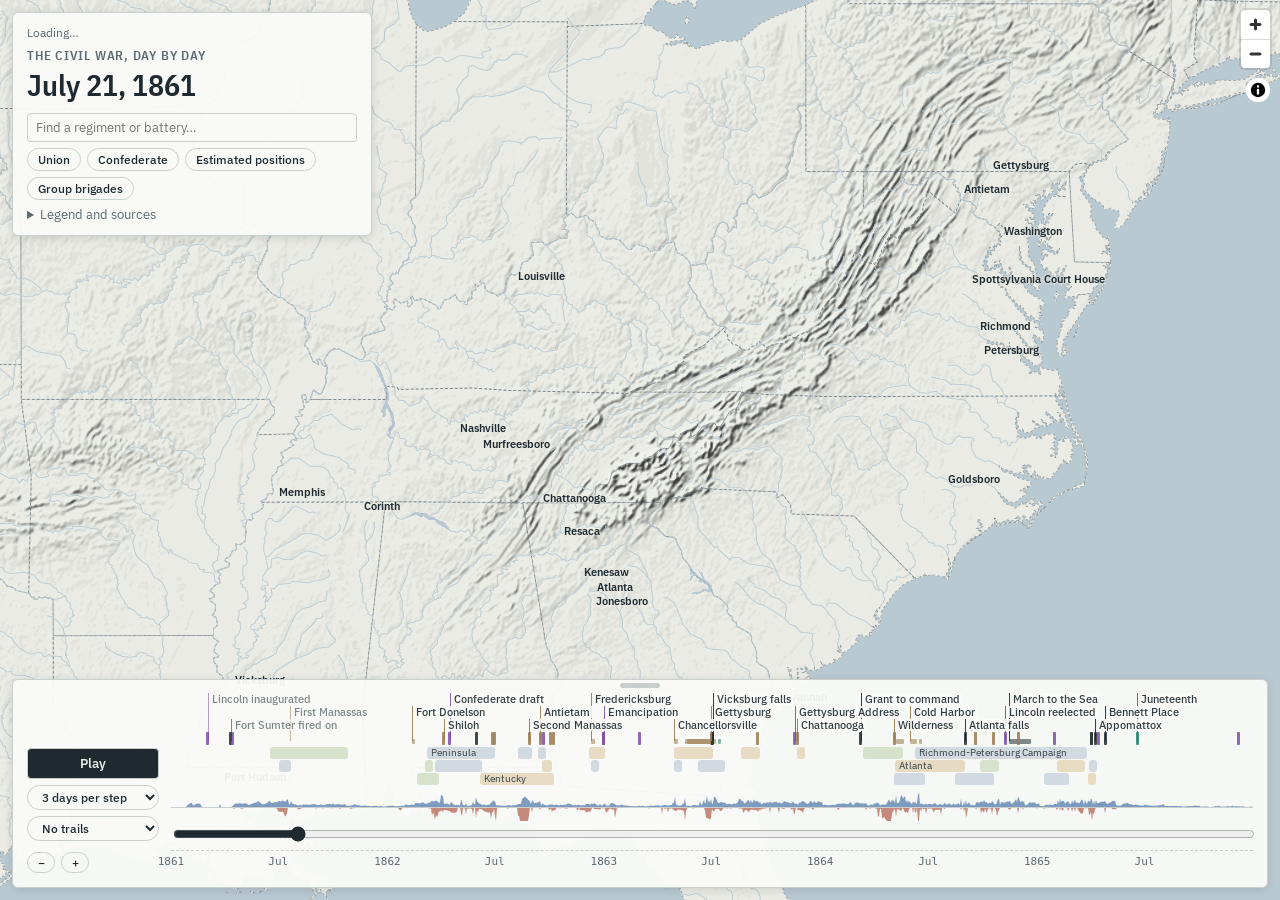
<file: index.html>
<!DOCTYPE html>
<html lang="en">
<head>
<meta charset="utf-8">
<meta name="viewport" content="width=device-width, initial-scale=1">
<title>Civil War, Day by Day</title>
<meta property="og:type" content="website">
<meta property="og:title" content="Civil War, Day by Day">
<meta property="og:description" content="Where every regiment, battery and company of the American Civil War was, day by day, 1861-1865: a map with a timeline, drawn from Dyer&#x27;s Compendium, the Official Records and other sources.">
<meta property="og:image" content="og.png">
<meta property="og:image:width" content="1200">
<meta property="og:image:height" content="630">
<meta name="twitter:card" content="summary_large_image">
<meta name="description" content="Where every regiment, battery and company of the American Civil War was, day by day, 1861–1865, on a map with a timeline, from Dyer's Compendium, the Official Records and other sources.">
<link rel="icon" href="favicon.svg" type="image/svg+xml">
<link rel="stylesheet" href="fonts/fonts.css">
<style>.maplibregl-map{font:12px/20px Helvetica Neue,Arial,Helvetica,sans-serif;overflow:hidden;position:relative;-webkit-tap-highlight-color:rgb(0 0 0/0)}.maplibregl-canvas{left:0;position:absolute;top:0}.maplibregl-map:fullscreen{height:100%;width:100%}.maplibregl-ctrl-group button.maplibregl-ctrl-compass{touch-action:none}.maplibregl-canvas-container.maplibregl-interactive,.maplibregl-ctrl-group button.maplibregl-ctrl-compass{cursor:grab;-webkit-user-select:none;-moz-user-select:none;user-select:none}.maplibregl-canvas-container.maplibregl-interactive.maplibregl-track-pointer{cursor:pointer}.maplibregl-canvas-container.maplibregl-interactive:active,.maplibregl-ctrl-group button.maplibregl-ctrl-compass:active{cursor:grabbing}.maplibregl-canvas-container.maplibregl-touch-zoom-rotate,.maplibregl-canvas-container.maplibregl-touch-zoom-rotate .maplibregl-canvas{touch-action:pan-x pan-y}.maplibregl-canvas-container.maplibregl-touch-drag-pan,.maplibregl-canvas-container.maplibregl-touch-drag-pan .maplibregl-canvas{touch-action:pinch-zoom}.maplibregl-canvas-container.maplibregl-touch-zoom-rotate.maplibregl-touch-drag-pan,.maplibregl-canvas-container.maplibregl-touch-zoom-rotate.maplibregl-touch-drag-pan .maplibregl-canvas{touch-action:none}.maplibregl-canvas-container.maplibregl-touch-drag-pan.maplibregl-cooperative-gestures,.maplibregl-canvas-container.maplibregl-touch-drag-pan.maplibregl-cooperative-gestures .maplibregl-canvas{touch-action:pan-x pan-y}.maplibregl-ctrl-bottom-left,.maplibregl-ctrl-bottom-right,.maplibregl-ctrl-top-left,.maplibregl-ctrl-top-right{pointer-events:none;position:absolute;z-index:2}.maplibregl-ctrl-top-left{left:0;top:0}.maplibregl-ctrl-top-right{right:0;top:0}.maplibregl-ctrl-bottom-left{bottom:0;left:0}.maplibregl-ctrl-bottom-right{bottom:0;right:0}.maplibregl-ctrl{clear:both;pointer-events:auto;transform:translate(0)}.maplibregl-ctrl-top-left .maplibregl-ctrl{float:left;margin:10px 0 0 10px}.maplibregl-ctrl-top-right .maplibregl-ctrl{float:right;margin:10px 10px 0 0}.maplibregl-ctrl-bottom-left .maplibregl-ctrl{float:left;margin:0 0 10px 10px}.maplibregl-ctrl-bottom-right .maplibregl-ctrl{float:right;margin:0 10px 10px 0}.maplibregl-ctrl-group{background:#fff;border-radius:4px}.maplibregl-ctrl-group:not(:empty){box-shadow:0 0 0 2px rgba(0,0,0,.1)}@media (forced-colors:active){.maplibregl-ctrl-group:not(:empty){box-shadow:0 0 0 2px ButtonText}}.maplibregl-ctrl-group button{background-color:transparent;border:0;box-sizing:border-box;cursor:pointer;display:block;height:29px;outline:none;padding:0;width:29px}.maplibregl-ctrl-group button+button{border-top:1px solid #ddd}.maplibregl-ctrl button .maplibregl-ctrl-icon{background-position:50%;background-repeat:no-repeat;display:block;height:100%;width:100%}@media (forced-colors:active){.maplibregl-ctrl-icon{background-color:transparent}.maplibregl-ctrl-group button+button{border-top:1px solid ButtonText}}.maplibregl-ctrl button::-moz-focus-inner{border:0;padding:0}.maplibregl-ctrl-attrib-button:focus,.maplibregl-ctrl-group button:focus{box-shadow:0 0 2px 2px #0096ff}.maplibregl-ctrl button:disabled{cursor:not-allowed}.maplibregl-ctrl button:disabled .maplibregl-ctrl-icon{opacity:.25}.maplibregl-ctrl button:not(:disabled):hover{background-color:rgb(0 0 0/5%)}.maplibregl-ctrl-group button:focus:focus-visible{box-shadow:0 0 2px 2px #0096ff}.maplibregl-ctrl-group button:focus:not(:focus-visible){box-shadow:none}.maplibregl-ctrl-group button:focus:first-child{border-radius:4px 4px 0 0}.maplibregl-ctrl-group button:focus:last-child{border-radius:0 0 4px 4px}.maplibregl-ctrl-group button:focus:only-child{border-radius:inherit}.maplibregl-ctrl button.maplibregl-ctrl-zoom-out .maplibregl-ctrl-icon{background-image:url("data:image/svg+xml;charset=utf-8,%3Csvg xmlns='http://www.w3.org/2000/svg' width='29' height='29' fill='%23333' viewBox='0 0 29 29'%3E%3Cpath d='M10 13c-.75 0-1.5.75-1.5 1.5S9.25 16 10 16h9c.75 0 1.5-.75 1.5-1.5S19.75 13 19 13z'/%3E%3C/svg%3E")}.maplibregl-ctrl button.maplibregl-ctrl-zoom-in .maplibregl-ctrl-icon{background-image:url("data:image/svg+xml;charset=utf-8,%3Csvg xmlns='http://www.w3.org/2000/svg' width='29' height='29' fill='%23333' viewBox='0 0 29 29'%3E%3Cpath d='M14.5 8.5c-.75 0-1.5.75-1.5 1.5v3h-3c-.75 0-1.5.75-1.5 1.5S9.25 16 10 16h3v3c0 .75.75 1.5 1.5 1.5S16 19.75 16 19v-3h3c.75 0 1.5-.75 1.5-1.5S19.75 13 19 13h-3v-3c0-.75-.75-1.5-1.5-1.5'/%3E%3C/svg%3E")}@media (forced-colors:active){.maplibregl-ctrl button.maplibregl-ctrl-zoom-out .maplibregl-ctrl-icon{background-image:url("data:image/svg+xml;charset=utf-8,%3Csvg xmlns='http://www.w3.org/2000/svg' width='29' height='29' fill='%23fff' viewBox='0 0 29 29'%3E%3Cpath d='M10 13c-.75 0-1.5.75-1.5 1.5S9.25 16 10 16h9c.75 0 1.5-.75 1.5-1.5S19.75 13 19 13z'/%3E%3C/svg%3E")}.maplibregl-ctrl button.maplibregl-ctrl-zoom-in .maplibregl-ctrl-icon{background-image:url("data:image/svg+xml;charset=utf-8,%3Csvg xmlns='http://www.w3.org/2000/svg' width='29' height='29' fill='%23fff' viewBox='0 0 29 29'%3E%3Cpath d='M14.5 8.5c-.75 0-1.5.75-1.5 1.5v3h-3c-.75 0-1.5.75-1.5 1.5S9.25 16 10 16h3v3c0 .75.75 1.5 1.5 1.5S16 19.75 16 19v-3h3c.75 0 1.5-.75 1.5-1.5S19.75 13 19 13h-3v-3c0-.75-.75-1.5-1.5-1.5'/%3E%3C/svg%3E")}}@media (forced-colors:active) and (prefers-color-scheme:light){.maplibregl-ctrl button.maplibregl-ctrl-zoom-out .maplibregl-ctrl-icon{background-image:url("data:image/svg+xml;charset=utf-8,%3Csvg xmlns='http://www.w3.org/2000/svg' width='29' height='29' viewBox='0 0 29 29'%3E%3Cpath d='M10 13c-.75 0-1.5.75-1.5 1.5S9.25 16 10 16h9c.75 0 1.5-.75 1.5-1.5S19.75 13 19 13z'/%3E%3C/svg%3E")}.maplibregl-ctrl button.maplibregl-ctrl-zoom-in .maplibregl-ctrl-icon{background-image:url("data:image/svg+xml;charset=utf-8,%3Csvg xmlns='http://www.w3.org/2000/svg' width='29' height='29' viewBox='0 0 29 29'%3E%3Cpath d='M14.5 8.5c-.75 0-1.5.75-1.5 1.5v3h-3c-.75 0-1.5.75-1.5 1.5S9.25 16 10 16h3v3c0 .75.75 1.5 1.5 1.5S16 19.75 16 19v-3h3c.75 0 1.5-.75 1.5-1.5S19.75 13 19 13h-3v-3c0-.75-.75-1.5-1.5-1.5'/%3E%3C/svg%3E")}}.maplibregl-ctrl button.maplibregl-ctrl-fullscreen .maplibregl-ctrl-icon{background-image:url("data:image/svg+xml;charset=utf-8,%3Csvg xmlns='http://www.w3.org/2000/svg' width='29' height='29' fill='%23333' viewBox='0 0 29 29'%3E%3Cpath d='M24 16v5.5c0 1.75-.75 2.5-2.5 2.5H16v-1l3-1.5-4-5.5 1-1 5.5 4 1.5-3zM6 16l1.5 3 5.5-4 1 1-4 5.5 3 1.5v1H7.5C5.75 24 5 23.25 5 21.5V16zm7-11v1l-3 1.5 4 5.5-1 1-5.5-4L6 13H5V7.5C5 5.75 5.75 5 7.5 5zm11 2.5c0-1.75-.75-2.5-2.5-2.5H16v1l3 1.5-4 5.5 1 1 5.5-4 1.5 3h1z'/%3E%3C/svg%3E")}.maplibregl-ctrl button.maplibregl-ctrl-shrink .maplibregl-ctrl-icon{background-image:url("data:image/svg+xml;charset=utf-8,%3Csvg xmlns='http://www.w3.org/2000/svg' width='29' height='29' viewBox='0 0 29 29'%3E%3Cpath d='M18.5 16c-1.75 0-2.5.75-2.5 2.5V24h1l1.5-3 5.5 4 1-1-4-5.5 3-1.5v-1zM13 18.5c0-1.75-.75-2.5-2.5-2.5H5v1l3 1.5L4 24l1 1 5.5-4 1.5 3h1zm3-8c0 1.75.75 2.5 2.5 2.5H24v-1l-3-1.5L25 5l-1-1-5.5 4L17 5h-1zM10.5 13c1.75 0 2.5-.75 2.5-2.5V5h-1l-1.5 3L5 4 4 5l4 5.5L5 12v1z'/%3E%3C/svg%3E")}@media (forced-colors:active){.maplibregl-ctrl button.maplibregl-ctrl-fullscreen .maplibregl-ctrl-icon{background-image:url("data:image/svg+xml;charset=utf-8,%3Csvg xmlns='http://www.w3.org/2000/svg' width='29' height='29' fill='%23fff' viewBox='0 0 29 29'%3E%3Cpath d='M24 16v5.5c0 1.75-.75 2.5-2.5 2.5H16v-1l3-1.5-4-5.5 1-1 5.5 4 1.5-3zM6 16l1.5 3 5.5-4 1 1-4 5.5 3 1.5v1H7.5C5.75 24 5 23.25 5 21.5V16zm7-11v1l-3 1.5 4 5.5-1 1-5.5-4L6 13H5V7.5C5 5.75 5.75 5 7.5 5zm11 2.5c0-1.75-.75-2.5-2.5-2.5H16v1l3 1.5-4 5.5 1 1 5.5-4 1.5 3h1z'/%3E%3C/svg%3E")}.maplibregl-ctrl button.maplibregl-ctrl-shrink .maplibregl-ctrl-icon{background-image:url("data:image/svg+xml;charset=utf-8,%3Csvg xmlns='http://www.w3.org/2000/svg' width='29' height='29' fill='%23fff' viewBox='0 0 29 29'%3E%3Cpath d='M18.5 16c-1.75 0-2.5.75-2.5 2.5V24h1l1.5-3 5.5 4 1-1-4-5.5 3-1.5v-1zM13 18.5c0-1.75-.75-2.5-2.5-2.5H5v1l3 1.5L4 24l1 1 5.5-4 1.5 3h1zm3-8c0 1.75.75 2.5 2.5 2.5H24v-1l-3-1.5L25 5l-1-1-5.5 4L17 5h-1zM10.5 13c1.75 0 2.5-.75 2.5-2.5V5h-1l-1.5 3L5 4 4 5l4 5.5L5 12v1z'/%3E%3C/svg%3E")}}@media (forced-colors:active) and (prefers-color-scheme:light){.maplibregl-ctrl button.maplibregl-ctrl-fullscreen .maplibregl-ctrl-icon{background-image:url("data:image/svg+xml;charset=utf-8,%3Csvg xmlns='http://www.w3.org/2000/svg' width='29' height='29' viewBox='0 0 29 29'%3E%3Cpath d='M24 16v5.5c0 1.75-.75 2.5-2.5 2.5H16v-1l3-1.5-4-5.5 1-1 5.5 4 1.5-3zM6 16l1.5 3 5.5-4 1 1-4 5.5 3 1.5v1H7.5C5.75 24 5 23.25 5 21.5V16zm7-11v1l-3 1.5 4 5.5-1 1-5.5-4L6 13H5V7.5C5 5.75 5.75 5 7.5 5zm11 2.5c0-1.75-.75-2.5-2.5-2.5H16v1l3 1.5-4 5.5 1 1 5.5-4 1.5 3h1z'/%3E%3C/svg%3E")}.maplibregl-ctrl button.maplibregl-ctrl-shrink .maplibregl-ctrl-icon{background-image:url("data:image/svg+xml;charset=utf-8,%3Csvg xmlns='http://www.w3.org/2000/svg' width='29' height='29' viewBox='0 0 29 29'%3E%3Cpath d='M18.5 16c-1.75 0-2.5.75-2.5 2.5V24h1l1.5-3 5.5 4 1-1-4-5.5 3-1.5v-1zM13 18.5c0-1.75-.75-2.5-2.5-2.5H5v1l3 1.5L4 24l1 1 5.5-4 1.5 3h1zm3-8c0 1.75.75 2.5 2.5 2.5H24v-1l-3-1.5L25 5l-1-1-5.5 4L17 5h-1zM10.5 13c1.75 0 2.5-.75 2.5-2.5V5h-1l-1.5 3L5 4 4 5l4 5.5L5 12v1z'/%3E%3C/svg%3E")}}.maplibregl-ctrl button.maplibregl-ctrl-compass .maplibregl-ctrl-icon{background-image:url("data:image/svg+xml;charset=utf-8,%3Csvg xmlns='http://www.w3.org/2000/svg' width='29' height='29' fill='%23333' viewBox='0 0 29 29'%3E%3Cpath d='m10.5 14 4-8 4 8z'/%3E%3Cpath fill='%23ccc' d='m10.5 16 4 8 4-8z'/%3E%3C/svg%3E")}@media (forced-colors:active){.maplibregl-ctrl button.maplibregl-ctrl-compass .maplibregl-ctrl-icon{background-image:url("data:image/svg+xml;charset=utf-8,%3Csvg xmlns='http://www.w3.org/2000/svg' width='29' height='29' fill='%23fff' viewBox='0 0 29 29'%3E%3Cpath d='m10.5 14 4-8 4 8z'/%3E%3Cpath fill='%23ccc' d='m10.5 16 4 8 4-8z'/%3E%3C/svg%3E")}}@media (forced-colors:active) and (prefers-color-scheme:light){.maplibregl-ctrl button.maplibregl-ctrl-compass .maplibregl-ctrl-icon{background-image:url("data:image/svg+xml;charset=utf-8,%3Csvg xmlns='http://www.w3.org/2000/svg' width='29' height='29' viewBox='0 0 29 29'%3E%3Cpath d='m10.5 14 4-8 4 8z'/%3E%3Cpath fill='%23ccc' d='m10.5 16 4 8 4-8z'/%3E%3C/svg%3E")}}.maplibregl-ctrl button.maplibregl-ctrl-terrain .maplibregl-ctrl-icon{background-image:url("data:image/svg+xml;charset=utf-8,%3Csvg xmlns='http://www.w3.org/2000/svg' width='22' height='22' fill='%23333' viewBox='0 0 22 22'%3E%3Cpath d='m1.754 13.406 4.453-4.851 3.09 3.09 3.281 3.277.969-.969-3.309-3.312 3.844-4.121 6.148 6.886h1.082v-.855l-7.207-8.07-4.84 5.187L6.169 6.57l-5.48 5.965v.871ZM.688 16.844h20.625v1.375H.688Zm0 0'/%3E%3C/svg%3E")}.maplibregl-ctrl button.maplibregl-ctrl-terrain-enabled .maplibregl-ctrl-icon{background-image:url("data:image/svg+xml;charset=utf-8,%3Csvg xmlns='http://www.w3.org/2000/svg' width='22' height='22' fill='%2333b5e5' viewBox='0 0 22 22'%3E%3Cpath d='m1.754 13.406 4.453-4.851 3.09 3.09 3.281 3.277.969-.969-3.309-3.312 3.844-4.121 6.148 6.886h1.082v-.855l-7.207-8.07-4.84 5.187L6.169 6.57l-5.48 5.965v.871ZM.688 16.844h20.625v1.375H.688Zm0 0'/%3E%3C/svg%3E")}.maplibregl-ctrl button.maplibregl-ctrl-geolocate .maplibregl-ctrl-icon{background-image:url("data:image/svg+xml;charset=utf-8,%3Csvg xmlns='http://www.w3.org/2000/svg' width='29' height='29' fill='%23333' viewBox='0 0 20 20'%3E%3Cpath d='M10 4C9 4 9 5 9 5v.1A5 5 0 0 0 5.1 9H5s-1 0-1 1 1 1 1 1h.1A5 5 0 0 0 9 14.9v.1s0 1 1 1 1-1 1-1v-.1a5 5 0 0 0 3.9-3.9h.1s1 0 1-1-1-1-1-1h-.1A5 5 0 0 0 11 5.1V5s0-1-1-1m0 2.5a3.5 3.5 0 1 1 0 7 3.5 3.5 0 1 1 0-7'/%3E%3Ccircle cx='10' cy='10' r='2'/%3E%3C/svg%3E")}.maplibregl-ctrl button.maplibregl-ctrl-geolocate:disabled .maplibregl-ctrl-icon{background-image:url("data:image/svg+xml;charset=utf-8,%3Csvg xmlns='http://www.w3.org/2000/svg' width='29' height='29' fill='%23aaa' viewBox='0 0 20 20'%3E%3Cpath d='M10 4C9 4 9 5 9 5v.1A5 5 0 0 0 5.1 9H5s-1 0-1 1 1 1 1 1h.1A5 5 0 0 0 9 14.9v.1s0 1 1 1 1-1 1-1v-.1a5 5 0 0 0 3.9-3.9h.1s1 0 1-1-1-1-1-1h-.1A5 5 0 0 0 11 5.1V5s0-1-1-1m0 2.5a3.5 3.5 0 1 1 0 7 3.5 3.5 0 1 1 0-7'/%3E%3Ccircle cx='10' cy='10' r='2'/%3E%3Cpath fill='red' d='m14 5 1 1-9 9-1-1z'/%3E%3C/svg%3E")}.maplibregl-ctrl button.maplibregl-ctrl-geolocate.maplibregl-ctrl-geolocate-active .maplibregl-ctrl-icon{background-image:url("data:image/svg+xml;charset=utf-8,%3Csvg xmlns='http://www.w3.org/2000/svg' width='29' height='29' fill='%2333b5e5' viewBox='0 0 20 20'%3E%3Cpath d='M10 4C9 4 9 5 9 5v.1A5 5 0 0 0 5.1 9H5s-1 0-1 1 1 1 1 1h.1A5 5 0 0 0 9 14.9v.1s0 1 1 1 1-1 1-1v-.1a5 5 0 0 0 3.9-3.9h.1s1 0 1-1-1-1-1-1h-.1A5 5 0 0 0 11 5.1V5s0-1-1-1m0 2.5a3.5 3.5 0 1 1 0 7 3.5 3.5 0 1 1 0-7'/%3E%3Ccircle cx='10' cy='10' r='2'/%3E%3C/svg%3E")}.maplibregl-ctrl button.maplibregl-ctrl-geolocate.maplibregl-ctrl-geolocate-active-error .maplibregl-ctrl-icon{background-image:url("data:image/svg+xml;charset=utf-8,%3Csvg xmlns='http://www.w3.org/2000/svg' width='29' height='29' fill='%23e58978' viewBox='0 0 20 20'%3E%3Cpath d='M10 4C9 4 9 5 9 5v.1A5 5 0 0 0 5.1 9H5s-1 0-1 1 1 1 1 1h.1A5 5 0 0 0 9 14.9v.1s0 1 1 1 1-1 1-1v-.1a5 5 0 0 0 3.9-3.9h.1s1 0 1-1-1-1-1-1h-.1A5 5 0 0 0 11 5.1V5s0-1-1-1m0 2.5a3.5 3.5 0 1 1 0 7 3.5 3.5 0 1 1 0-7'/%3E%3Ccircle cx='10' cy='10' r='2'/%3E%3C/svg%3E")}.maplibregl-ctrl button.maplibregl-ctrl-geolocate.maplibregl-ctrl-geolocate-background .maplibregl-ctrl-icon{background-image:url("data:image/svg+xml;charset=utf-8,%3Csvg xmlns='http://www.w3.org/2000/svg' width='29' height='29' fill='%2333b5e5' viewBox='0 0 20 20'%3E%3Cpath d='M10 4C9 4 9 5 9 5v.1A5 5 0 0 0 5.1 9H5s-1 0-1 1 1 1 1 1h.1A5 5 0 0 0 9 14.9v.1s0 1 1 1 1-1 1-1v-.1a5 5 0 0 0 3.9-3.9h.1s1 0 1-1-1-1-1-1h-.1A5 5 0 0 0 11 5.1V5s0-1-1-1m0 2.5a3.5 3.5 0 1 1 0 7 3.5 3.5 0 1 1 0-7'/%3E%3C/svg%3E")}.maplibregl-ctrl button.maplibregl-ctrl-geolocate.maplibregl-ctrl-geolocate-background-error .maplibregl-ctrl-icon{background-image:url("data:image/svg+xml;charset=utf-8,%3Csvg xmlns='http://www.w3.org/2000/svg' width='29' height='29' fill='%23e54e33' viewBox='0 0 20 20'%3E%3Cpath d='M10 4C9 4 9 5 9 5v.1A5 5 0 0 0 5.1 9H5s-1 0-1 1 1 1 1 1h.1A5 5 0 0 0 9 14.9v.1s0 1 1 1 1-1 1-1v-.1a5 5 0 0 0 3.9-3.9h.1s1 0 1-1-1-1-1-1h-.1A5 5 0 0 0 11 5.1V5s0-1-1-1m0 2.5a3.5 3.5 0 1 1 0 7 3.5 3.5 0 1 1 0-7'/%3E%3C/svg%3E")}.maplibregl-ctrl button.maplibregl-ctrl-geolocate.maplibregl-ctrl-geolocate-waiting .maplibregl-ctrl-icon{animation:maplibregl-spin 2s linear infinite}@media (forced-colors:active){.maplibregl-ctrl button.maplibregl-ctrl-geolocate .maplibregl-ctrl-icon{background-image:url("data:image/svg+xml;charset=utf-8,%3Csvg xmlns='http://www.w3.org/2000/svg' width='29' height='29' fill='%23fff' viewBox='0 0 20 20'%3E%3Cpath d='M10 4C9 4 9 5 9 5v.1A5 5 0 0 0 5.1 9H5s-1 0-1 1 1 1 1 1h.1A5 5 0 0 0 9 14.9v.1s0 1 1 1 1-1 1-1v-.1a5 5 0 0 0 3.9-3.9h.1s1 0 1-1-1-1-1-1h-.1A5 5 0 0 0 11 5.1V5s0-1-1-1m0 2.5a3.5 3.5 0 1 1 0 7 3.5 3.5 0 1 1 0-7'/%3E%3Ccircle cx='10' cy='10' r='2'/%3E%3C/svg%3E")}.maplibregl-ctrl button.maplibregl-ctrl-geolocate:disabled .maplibregl-ctrl-icon{background-image:url("data:image/svg+xml;charset=utf-8,%3Csvg xmlns='http://www.w3.org/2000/svg' width='29' height='29' fill='%23999' viewBox='0 0 20 20'%3E%3Cpath d='M10 4C9 4 9 5 9 5v.1A5 5 0 0 0 5.1 9H5s-1 0-1 1 1 1 1 1h.1A5 5 0 0 0 9 14.9v.1s0 1 1 1 1-1 1-1v-.1a5 5 0 0 0 3.9-3.9h.1s1 0 1-1-1-1-1-1h-.1A5 5 0 0 0 11 5.1V5s0-1-1-1m0 2.5a3.5 3.5 0 1 1 0 7 3.5 3.5 0 1 1 0-7'/%3E%3Ccircle cx='10' cy='10' r='2'/%3E%3Cpath fill='red' d='m14 5 1 1-9 9-1-1z'/%3E%3C/svg%3E")}.maplibregl-ctrl button.maplibregl-ctrl-geolocate.maplibregl-ctrl-geolocate-active .maplibregl-ctrl-icon{background-image:url("data:image/svg+xml;charset=utf-8,%3Csvg xmlns='http://www.w3.org/2000/svg' width='29' height='29' fill='%2333b5e5' viewBox='0 0 20 20'%3E%3Cpath d='M10 4C9 4 9 5 9 5v.1A5 5 0 0 0 5.1 9H5s-1 0-1 1 1 1 1 1h.1A5 5 0 0 0 9 14.9v.1s0 1 1 1 1-1 1-1v-.1a5 5 0 0 0 3.9-3.9h.1s1 0 1-1-1-1-1-1h-.1A5 5 0 0 0 11 5.1V5s0-1-1-1m0 2.5a3.5 3.5 0 1 1 0 7 3.5 3.5 0 1 1 0-7'/%3E%3Ccircle cx='10' cy='10' r='2'/%3E%3C/svg%3E")}.maplibregl-ctrl button.maplibregl-ctrl-geolocate.maplibregl-ctrl-geolocate-active-error .maplibregl-ctrl-icon{background-image:url("data:image/svg+xml;charset=utf-8,%3Csvg xmlns='http://www.w3.org/2000/svg' width='29' height='29' fill='%23e58978' viewBox='0 0 20 20'%3E%3Cpath d='M10 4C9 4 9 5 9 5v.1A5 5 0 0 0 5.1 9H5s-1 0-1 1 1 1 1 1h.1A5 5 0 0 0 9 14.9v.1s0 1 1 1 1-1 1-1v-.1a5 5 0 0 0 3.9-3.9h.1s1 0 1-1-1-1-1-1h-.1A5 5 0 0 0 11 5.1V5s0-1-1-1m0 2.5a3.5 3.5 0 1 1 0 7 3.5 3.5 0 1 1 0-7'/%3E%3Ccircle cx='10' cy='10' r='2'/%3E%3C/svg%3E")}.maplibregl-ctrl button.maplibregl-ctrl-geolocate.maplibregl-ctrl-geolocate-background .maplibregl-ctrl-icon{background-image:url("data:image/svg+xml;charset=utf-8,%3Csvg xmlns='http://www.w3.org/2000/svg' width='29' height='29' fill='%2333b5e5' viewBox='0 0 20 20'%3E%3Cpath d='M10 4C9 4 9 5 9 5v.1A5 5 0 0 0 5.1 9H5s-1 0-1 1 1 1 1 1h.1A5 5 0 0 0 9 14.9v.1s0 1 1 1 1-1 1-1v-.1a5 5 0 0 0 3.9-3.9h.1s1 0 1-1-1-1-1-1h-.1A5 5 0 0 0 11 5.1V5s0-1-1-1m0 2.5a3.5 3.5 0 1 1 0 7 3.5 3.5 0 1 1 0-7'/%3E%3C/svg%3E")}.maplibregl-ctrl button.maplibregl-ctrl-geolocate.maplibregl-ctrl-geolocate-background-error .maplibregl-ctrl-icon{background-image:url("data:image/svg+xml;charset=utf-8,%3Csvg xmlns='http://www.w3.org/2000/svg' width='29' height='29' fill='%23e54e33' viewBox='0 0 20 20'%3E%3Cpath d='M10 4C9 4 9 5 9 5v.1A5 5 0 0 0 5.1 9H5s-1 0-1 1 1 1 1 1h.1A5 5 0 0 0 9 14.9v.1s0 1 1 1 1-1 1-1v-.1a5 5 0 0 0 3.9-3.9h.1s1 0 1-1-1-1-1-1h-.1A5 5 0 0 0 11 5.1V5s0-1-1-1m0 2.5a3.5 3.5 0 1 1 0 7 3.5 3.5 0 1 1 0-7'/%3E%3C/svg%3E")}}@media (forced-colors:active) and (prefers-color-scheme:light){.maplibregl-ctrl button.maplibregl-ctrl-geolocate .maplibregl-ctrl-icon{background-image:url("data:image/svg+xml;charset=utf-8,%3Csvg xmlns='http://www.w3.org/2000/svg' width='29' height='29' viewBox='0 0 20 20'%3E%3Cpath d='M10 4C9 4 9 5 9 5v.1A5 5 0 0 0 5.1 9H5s-1 0-1 1 1 1 1 1h.1A5 5 0 0 0 9 14.9v.1s0 1 1 1 1-1 1-1v-.1a5 5 0 0 0 3.9-3.9h.1s1 0 1-1-1-1-1-1h-.1A5 5 0 0 0 11 5.1V5s0-1-1-1m0 2.5a3.5 3.5 0 1 1 0 7 3.5 3.5 0 1 1 0-7'/%3E%3Ccircle cx='10' cy='10' r='2'/%3E%3C/svg%3E")}.maplibregl-ctrl button.maplibregl-ctrl-geolocate:disabled .maplibregl-ctrl-icon{background-image:url("data:image/svg+xml;charset=utf-8,%3Csvg xmlns='http://www.w3.org/2000/svg' width='29' height='29' fill='%23666' viewBox='0 0 20 20'%3E%3Cpath d='M10 4C9 4 9 5 9 5v.1A5 5 0 0 0 5.1 9H5s-1 0-1 1 1 1 1 1h.1A5 5 0 0 0 9 14.9v.1s0 1 1 1 1-1 1-1v-.1a5 5 0 0 0 3.9-3.9h.1s1 0 1-1-1-1-1-1h-.1A5 5 0 0 0 11 5.1V5s0-1-1-1m0 2.5a3.5 3.5 0 1 1 0 7 3.5 3.5 0 1 1 0-7'/%3E%3Ccircle cx='10' cy='10' r='2'/%3E%3Cpath fill='red' d='m14 5 1 1-9 9-1-1z'/%3E%3C/svg%3E")}}@keyframes maplibregl-spin{0%{transform:rotate(0deg)}to{transform:rotate(1turn)}}a.maplibregl-ctrl-logo{background-image:url("data:image/svg+xml;charset=utf-8,%3Csvg xmlns='http://www.w3.org/2000/svg' width='88' height='23' fill='none'%3E%3Cpath fill='%23000' fill-opacity='.4' fill-rule='evenodd' d='M17.408 16.796h-1.827l2.501-12.095h.198l3.324 6.533.988 2.19.988-2.19 3.258-6.533h.181l2.6 12.095h-1.81l-1.218-5.644-.362-1.71-.658 1.71-2.929 5.644h-.098l-2.914-5.644-.757-1.71-.345 1.71zm1.958-3.42-.726 3.663a1.255 1.255 0 0 1-1.232 1.011h-1.827a1.255 1.255 0 0 1-1.229-1.509l2.501-12.095a1.255 1.255 0 0 1 1.23-1.001h.197a1.25 1.25 0 0 1 1.12.685l3.19 6.273 3.125-6.263a1.25 1.25 0 0 1 1.123-.695h.181a1.255 1.255 0 0 1 1.227.991l1.443 6.71a5 5 0 0 1 .314-.787l.009-.016a4.6 4.6 0 0 1 1.777-1.887c.782-.46 1.668-.667 2.611-.667a4.6 4.6 0 0 1 1.7.32l.306.134c.21-.16.474-.256.759-.256h1.694a1.255 1.255 0 0 1 1.212.925 1.255 1.255 0 0 1 1.212-.925h1.711c.284 0 .545.094.755.252.613-.3 1.312-.45 2.075-.45 1.356 0 2.557.445 3.482 1.4q.47.48.763 1.064V4.701a1.255 1.255 0 0 1 1.255-1.255h1.86A1.255 1.255 0 0 1 54.44 4.7v9.194h2.217c.19 0 .37.043.532.118v-4.77c0-.356.147-.678.385-.906a2.42 2.42 0 0 1-.682-1.71c0-.665.267-1.253.735-1.7a2.45 2.45 0 0 1 1.722-.674 2.43 2.43 0 0 1 1.705.675q.318.302.504.683V4.7a1.255 1.255 0 0 1 1.255-1.255h1.744A1.255 1.255 0 0 1 65.812 4.7v3.335a4.8 4.8 0 0 1 1.526-.246c.938 0 1.817.214 2.59.69a4.47 4.47 0 0 1 1.67 1.743v-.98a1.255 1.255 0 0 1 1.256-1.256h1.777c.233 0 .451.064.639.174a3.4 3.4 0 0 1 1.567-.372c.346 0 .861.02 1.285.232a1.25 1.25 0 0 1 .689 1.004 4.7 4.7 0 0 1 .853-.588c.795-.44 1.675-.647 2.61-.647 1.385 0 2.65.39 3.525 1.396.836.938 1.168 2.173 1.168 3.528q-.001.515-.056 1.051a1.255 1.255 0 0 1-.947 1.09l.408.952a1.255 1.255 0 0 1-.477 1.552c-.418.268-.92.463-1.458.612-.613.171-1.304.244-2.049.244-1.06 0-2.043-.207-2.886-.698l-.015-.008c-.798-.48-1.419-1.135-1.818-1.963l-.004-.008a5.8 5.8 0 0 1-.548-2.512q0-.429.053-.843a1.3 1.3 0 0 1-.333-.086l-.166-.004c-.223 0-.426.062-.643.228-.03.024-.142.139-.142.59v3.883a1.255 1.255 0 0 1-1.256 1.256h-1.777a1.255 1.255 0 0 1-1.256-1.256V15.69l-.032.057a4.8 4.8 0 0 1-1.86 1.833 5.04 5.04 0 0 1-2.484.634 4.5 4.5 0 0 1-1.935-.424 1.25 1.25 0 0 1-.764.258h-1.71a1.255 1.255 0 0 1-1.256-1.255V7.687a2.4 2.4 0 0 1-.428.625c.253.23.412.561.412.93v7.553a1.255 1.255 0 0 1-1.256 1.255h-1.843a1.25 1.25 0 0 1-.894-.373c-.228.23-.544.373-.894.373H51.32a1.255 1.255 0 0 1-1.256-1.255v-1.251l-.061.117a4.7 4.7 0 0 1-1.782 1.884 4.77 4.77 0 0 1-2.485.67 5.6 5.6 0 0 1-1.485-.188l.009 2.764a1.255 1.255 0 0 1-1.255 1.259h-1.729a1.255 1.255 0 0 1-1.255-1.255v-3.537a1.255 1.255 0 0 1-1.167.793h-1.679a1.25 1.25 0 0 1-.77-.263 4.5 4.5 0 0 1-1.945.429c-.885 0-1.724-.21-2.495-.632l-.017-.01a5 5 0 0 1-1.081-.836 1.255 1.255 0 0 1-1.254 1.312h-1.81a1.255 1.255 0 0 1-1.228-.99l-.782-3.625-2.044 3.939a1.25 1.25 0 0 1-1.115.676h-.098a1.25 1.25 0 0 1-1.116-.68l-2.061-3.994zM35.92 16.63l.207-.114.223-.15q.493-.356.735-.785l.061-.118.033 1.332h1.678V9.242h-1.694l-.033 1.267q-.133-.329-.526-.658l-.032-.028a3.2 3.2 0 0 0-.668-.428l-.27-.12a3.3 3.3 0 0 0-1.235-.23q-1.136-.001-1.974.493a3.36 3.36 0 0 0-1.3 1.382q-.445.89-.444 2.074 0 1.2.51 2.107a3.8 3.8 0 0 0 1.382 1.381 3.9 3.9 0 0 0 1.893.477q.795 0 1.455-.33zm-2.789-5.38q-.576.675-.575 1.762 0 1.102.559 1.794.576.675 1.645.675a2.25 2.25 0 0 0 .934-.19 2.2 2.2 0 0 0 .468-.29l.178-.161a2.2 2.2 0 0 0 .397-.561q.244-.5.244-1.15v-.115q0-.708-.296-1.267l-.043-.077a2.2 2.2 0 0 0-.633-.709l-.13-.086-.047-.028a2.1 2.1 0 0 0-1.073-.285q-1.052 0-1.629.692zm2.316 2.706c.163-.17.28-.407.28-.83v-.114c0-.292-.06-.508-.15-.68a.96.96 0 0 0-.353-.389.85.85 0 0 0-.464-.127c-.4 0-.56.114-.664.239l-.01.012c-.148.174-.275.45-.275.945 0 .506.122.801.27.99.097.11.266.224.68.224.303 0 .504-.09.687-.269zm7.545 1.705a2.6 2.6 0 0 0 .331.423q.319.33.755.548l.173.074q.65.255 1.49.255 1.02 0 1.844-.493a3.45 3.45 0 0 0 1.316-1.4q.493-.904.493-2.089 0-1.909-.988-2.913-.988-1.02-2.584-1.02-.898 0-1.575.347a3 3 0 0 0-.415.262l-.199.166a3.4 3.4 0 0 0-.64.82V9.242h-1.712v11.553h1.729l-.017-5.134zm.53-1.138q.206.29.48.5l.155.11.053.034q.51.296 1.119.297 1.07 0 1.645-.675.577-.69.576-1.762 0-1.119-.576-1.777-.558-.675-1.645-.675-.435 0-.835.16a2 2 0 0 0-.284.136 2 2 0 0 0-.363.254 2.2 2.2 0 0 0-.46.569l-.082.162a2.6 2.6 0 0 0-.213 1.072v.115q0 .707.296 1.267l.135.211zm.964-.818a1.1 1.1 0 0 0 .367.385.94.94 0 0 0 .476.118c.423 0 .59-.117.687-.23.159-.194.28-.478.28-.95 0-.53-.133-.8-.266-.952l-.021-.025c-.078-.094-.231-.221-.68-.221a1 1 0 0 0-.503.135l-.012.007a.86.86 0 0 0-.335.343c-.073.133-.132.324-.132.614v.115a1.4 1.4 0 0 0 .14.66zm15.7-6.222q.347-.346.346-.856a1.05 1.05 0 0 0-.345-.79 1.18 1.18 0 0 0-.84-.329q-.51 0-.855.33a1.05 1.05 0 0 0-.346.79q0 .51.346.855.345.346.856.346.51 0 .839-.346zm4.337 9.314.033-1.332q.191.403.59.747l.098.081a4 4 0 0 0 .316.224l.223.122a3.2 3.2 0 0 0 1.44.322 3.8 3.8 0 0 0 1.875-.477 3.5 3.5 0 0 0 1.382-1.366q.527-.89.526-2.09 0-1.184-.444-2.073a3.24 3.24 0 0 0-1.283-1.399q-.823-.51-1.942-.51a3.5 3.5 0 0 0-1.527.344l-.086.043-.165.09a3 3 0 0 0-.33.214q-.432.315-.656.707a2 2 0 0 0-.099.198l.082-1.283V4.701h-1.744v12.095zm.473-2.509a2.5 2.5 0 0 0 .566.7q.117.098.245.18l.144.08a2.1 2.1 0 0 0 .975.232q1.07 0 1.645-.675.576-.69.576-1.778 0-1.102-.576-1.777-.56-.691-1.645-.692a2.2 2.2 0 0 0-1.015.235q-.22.113-.415.282l-.15.142a2.1 2.1 0 0 0-.42.594q-.223.479-.223 1.1v.115q0 .705.293 1.26zm2.616-.293c.157-.191.28-.479.28-.967 0-.51-.13-.79-.276-.961l-.021-.026c-.082-.1-.232-.225-.67-.225a.87.87 0 0 0-.681.279l-.012.011c-.154.155-.274.38-.274.807v.115c0 .285.057.499.144.669a1.1 1.1 0 0 0 .367.405c.137.082.28.123.455.123.423 0 .59-.118.686-.23zm8.266-3.013q.345-.13.724-.14l.069-.002q.493 0 .642.099l.247-1.794q-.196-.099-.717-.099a2.3 2.3 0 0 0-.545.063 2 2 0 0 0-.411.148 2.2 2.2 0 0 0-.4.249 2.5 2.5 0 0 0-.485.499 2.7 2.7 0 0 0-.32.581l-.05.137v-1.48h-1.778v7.553h1.777v-3.884q0-.546.159-.943a1.5 1.5 0 0 1 .466-.636 2.5 2.5 0 0 1 .399-.253 2 2 0 0 1 .224-.099zm9.784 2.656.05-.922q0-1.743-.856-2.698-.838-.97-2.584-.97-1.119-.001-2.007.493a3.46 3.46 0 0 0-1.4 1.382q-.493.906-.493 2.106 0 1.07.428 1.975.428.89 1.332 1.432.906.526 2.255.526.973 0 1.668-.185l.044-.012.135-.04q.613-.184.984-.421l-.542-1.267q-.3.162-.642.274l-.297.087q-.51.131-1.3.131-.954 0-1.497-.444a1.6 1.6 0 0 1-.192-.193q-.366-.44-.512-1.234l-.004-.021zm-5.427-1.256-.003.022h3.752v-.138q-.011-.727-.288-1.118a1 1 0 0 0-.156-.176q-.46-.428-1.316-.428-.986 0-1.494.604-.379.45-.494 1.234zm-27.053 2.77V4.7h-1.86v12.095h5.333V15.15zm7.103-5.908v7.553h-1.843V9.242h1.843z'/%3E%3Cpath fill='%23fff' d='m19.63 11.151-.757-1.71-.345 1.71-1.12 5.644h-1.827L18.083 4.7h.197l3.325 6.533.988 2.19.988-2.19L26.839 4.7h.181l2.6 12.095h-1.81l-1.218-5.644-.362-1.71-.658 1.71-2.93 5.644h-.098l-2.913-5.644zm14.836 5.81q-1.02 0-1.893-.478a3.8 3.8 0 0 1-1.381-1.382q-.51-.906-.51-2.106 0-1.185.444-2.074a3.36 3.36 0 0 1 1.3-1.382q.839-.494 1.974-.494a3.3 3.3 0 0 1 1.234.231 3.3 3.3 0 0 1 .97.575q.396.33.527.659l.033-1.267h1.694v7.553H37.18l-.033-1.332q-.279.593-1.02 1.053a3.17 3.17 0 0 1-1.662.444zm.296-1.482q.938 0 1.58-.642.642-.66.642-1.711v-.115q0-.708-.296-1.267a2.2 2.2 0 0 0-.807-.872 2.1 2.1 0 0 0-1.119-.313q-1.053 0-1.629.692-.575.675-.575 1.76 0 1.103.559 1.795.577.675 1.645.675zm6.521-6.237h1.711v1.4q.906-1.597 2.83-1.597 1.596 0 2.584 1.02.988 1.005.988 2.914 0 1.185-.493 2.09a3.46 3.46 0 0 1-1.316 1.399 3.5 3.5 0 0 1-1.844.493q-.954 0-1.662-.329a2.67 2.67 0 0 1-1.086-.97l.017 5.134h-1.728zm4.048 6.22q1.07 0 1.645-.674.577-.69.576-1.762 0-1.119-.576-1.777-.558-.675-1.645-.675-.592 0-1.12.296-.51.28-.822.823-.296.527-.296 1.234v.115q0 .708.296 1.267.313.543.823.855.51.296 1.119.297z'/%3E%3Cpath fill='%23e1e3e9' d='M51.325 4.7h1.86v10.45h3.473v1.646h-5.333zm7.12 4.542h1.843v7.553h-1.843zm.905-1.415a1.16 1.16 0 0 1-.856-.346 1.17 1.17 0 0 1-.346-.856 1.05 1.05 0 0 1 .346-.79q.346-.329.856-.329.494 0 .839.33a1.05 1.05 0 0 1 .345.79 1.16 1.16 0 0 1-.345.855q-.33.346-.84.346zm7.875 9.133a3.17 3.17 0 0 1-1.662-.444q-.723-.46-1.004-1.053l-.033 1.332h-1.71V4.701h1.743v4.657l-.082 1.283q.279-.658 1.086-1.119a3.5 3.5 0 0 1 1.778-.477q1.119 0 1.942.51a3.24 3.24 0 0 1 1.283 1.4q.445.888.444 2.072 0 1.201-.526 2.09a3.5 3.5 0 0 1-1.382 1.366 3.8 3.8 0 0 1-1.876.477zm-.296-1.481q1.069 0 1.645-.675.577-.69.577-1.778 0-1.102-.577-1.776-.56-.691-1.645-.692a2.12 2.12 0 0 0-1.58.659q-.642.641-.642 1.694v.115q0 .71.296 1.267a2.4 2.4 0 0 0 .807.872 2.1 2.1 0 0 0 1.119.313zm5.927-6.237h1.777v1.481q.263-.757.856-1.217a2.14 2.14 0 0 1 1.349-.46q.527 0 .724.098l-.247 1.794q-.149-.099-.642-.099-.774 0-1.416.494-.626.493-.626 1.58v3.883h-1.777V9.242zm9.534 7.718q-1.35 0-2.255-.526-.904-.543-1.332-1.432a4.6 4.6 0 0 1-.428-1.975q0-1.2.493-2.106a3.46 3.46 0 0 1 1.4-1.382q.889-.495 2.007-.494 1.744 0 2.584.97.855.956.856 2.7 0 .444-.05.92h-5.43q.18 1.005.708 1.45.542.443 1.497.443.79 0 1.3-.131a4 4 0 0 0 .938-.362l.542 1.267q-.411.263-1.119.46-.708.198-1.711.197zm1.596-4.558q.016-1.02-.444-1.432-.46-.428-1.316-.428-1.728 0-1.991 1.86z'/%3E%3Cpath d='M5.074 15.948a.484.657 0 0 0-.486.659v1.84a.484.657 0 0 0 .486.659h4.101a.484.657 0 0 0 .486-.659v-1.84a.484.657 0 0 0-.486-.659zm3.56 1.16H5.617v.838h3.017z' style='fill:%23fff;fill-rule:evenodd;stroke-width:1.03600001'/%3E%3Cg style='stroke-width:1.12603545'%3E%3Cpath d='M-9.408-1.416c-3.833-.025-7.056 2.912-7.08 6.615-.02 3.08 1.653 4.832 3.107 6.268.903.892 1.721 1.74 2.32 2.902l-.525-.004c-.543-.003-.992.304-1.24.639a1.87 1.87 0 0 0-.362 1.121l-.011 1.877c-.003.402.104.787.347 1.125.244.338.688.653 1.23.656l4.142.028c.542.003.99-.306 1.238-.641a1.87 1.87 0 0 0 .363-1.121l.012-1.875a1.87 1.87 0 0 0-.348-1.127c-.243-.338-.688-.653-1.23-.656l-.518-.004c.597-1.145 1.425-1.983 2.348-2.87 1.473-1.414 3.18-3.149 3.2-6.226-.016-3.59-2.923-6.684-6.993-6.707m-.006 1.1v.002c3.274.02 5.92 2.532 5.9 5.6-.017 2.706-1.39 4.026-2.863 5.44-1.034.994-2.118 2.033-2.814 3.633-.018.041-.052.055-.075.065q-.013.004-.02.01a.34.34 0 0 1-.226.084.34.34 0 0 1-.224-.086l-.092-.077c-.699-1.615-1.768-2.669-2.781-3.67-1.454-1.435-2.797-2.762-2.78-5.478.02-3.067 2.7-5.545 5.975-5.523m-.02 2.826c-1.62-.01-2.944 1.315-2.955 2.96-.01 1.646 1.295 2.988 2.916 2.999h.002c1.621.01 2.943-1.316 2.953-2.961.011-1.646-1.294-2.988-2.916-2.998m-.005 1.1c1.017.006 1.829.83 1.822 1.89s-.83 1.874-1.848 1.867c-1.018-.006-1.829-.83-1.822-1.89s.83-1.874 1.848-1.868m-2.155 11.857 4.14.025c.271.002.49.305.487.676l-.013 1.875c-.003.37-.224.67-.495.668l-4.14-.025c-.27-.002-.487-.306-.485-.676l.012-1.875c.003-.37.224-.67.494-.668' style='color:%23000;font-style:normal;font-variant:normal;font-weight:400;font-stretch:normal;font-size:medium;line-height:normal;font-family:sans-serif;font-variant-ligatures:normal;font-variant-position:normal;font-variant-caps:normal;font-variant-numeric:normal;font-variant-alternates:normal;font-feature-settings:normal;text-indent:0;text-align:start;text-decoration:none;text-decoration-line:none;text-decoration-style:solid;text-decoration-color:%23000;letter-spacing:normal;word-spacing:normal;text-transform:none;writing-mode:lr-tb;direction:ltr;text-orientation:mixed;dominant-baseline:auto;baseline-shift:baseline;text-anchor:start;white-space:normal;shape-padding:0;clip-rule:evenodd;display:inline;overflow:visible;visibility:visible;opacity:1;isolation:auto;mix-blend-mode:normal;color-interpolation:sRGB;color-interpolation-filters:linearRGB;solid-color:%23000;solid-opacity:1;vector-effect:none;fill:%23000;fill-opacity:.4;fill-rule:evenodd;stroke:none;stroke-width:2.47727823;stroke-linecap:butt;stroke-linejoin:miter;stroke-miterlimit:4;stroke-dasharray:none;stroke-dashoffset:0;stroke-opacity:1;color-rendering:auto;image-rendering:auto;shape-rendering:auto;text-rendering:auto' transform='translate(15.553 2.85)scale(.88807)'/%3E%3Cpath d='M-9.415-.316C-12.69-.338-15.37 2.14-15.39 5.207c-.017 2.716 1.326 4.041 2.78 5.477 1.013 1 2.081 2.055 2.78 3.67l.092.076a.34.34 0 0 0 .225.086.34.34 0 0 0 .227-.083l.019-.01c.022-.009.057-.024.074-.064.697-1.6 1.78-2.64 2.814-3.634 1.473-1.414 2.847-2.733 2.864-5.44.02-3.067-2.627-5.58-5.901-5.601m-.057 8.784c1.621.011 2.944-1.315 2.955-2.96.01-1.646-1.295-2.988-2.916-2.999-1.622-.01-2.945 1.315-2.955 2.96s1.295 2.989 2.916 3' style='clip-rule:evenodd;fill:%23e1e3e9;fill-opacity:1;fill-rule:evenodd;stroke:none;stroke-width:2.47727823;stroke-miterlimit:4;stroke-dasharray:none;stroke-opacity:.4' transform='translate(15.553 2.85)scale(.88807)'/%3E%3Cpath d='M-11.594 15.465c-.27-.002-.492.297-.494.668l-.012 1.876c-.003.371.214.673.485.675l4.14.027c.271.002.492-.298.495-.668l.012-1.877c.003-.37-.215-.672-.485-.674z' style='clip-rule:evenodd;fill:%23fff;fill-opacity:1;fill-rule:evenodd;stroke:none;stroke-width:2.47727823;stroke-miterlimit:4;stroke-dasharray:none;stroke-opacity:.4' transform='translate(15.553 2.85)scale(.88807)'/%3E%3C/g%3E%3C/svg%3E");background-repeat:no-repeat;cursor:pointer;display:block;height:23px;margin:0 0 -4px -4px;overflow:hidden;width:88px}a.maplibregl-ctrl-logo.maplibregl-compact{width:14px}@media (forced-colors:active){a.maplibregl-ctrl-logo{background-color:transparent;background-image:url("data:image/svg+xml;charset=utf-8,%3Csvg xmlns='http://www.w3.org/2000/svg' width='88' height='23' fill='none'%3E%3Cpath fill='%23000' fill-opacity='.4' fill-rule='evenodd' d='M17.408 16.796h-1.827l2.501-12.095h.198l3.324 6.533.988 2.19.988-2.19 3.258-6.533h.181l2.6 12.095h-1.81l-1.218-5.644-.362-1.71-.658 1.71-2.929 5.644h-.098l-2.914-5.644-.757-1.71-.345 1.71zm1.958-3.42-.726 3.663a1.255 1.255 0 0 1-1.232 1.011h-1.827a1.255 1.255 0 0 1-1.229-1.509l2.501-12.095a1.255 1.255 0 0 1 1.23-1.001h.197a1.25 1.25 0 0 1 1.12.685l3.19 6.273 3.125-6.263a1.25 1.25 0 0 1 1.123-.695h.181a1.255 1.255 0 0 1 1.227.991l1.443 6.71a5 5 0 0 1 .314-.787l.009-.016a4.6 4.6 0 0 1 1.777-1.887c.782-.46 1.668-.667 2.611-.667a4.6 4.6 0 0 1 1.7.32l.306.134c.21-.16.474-.256.759-.256h1.694a1.255 1.255 0 0 1 1.212.925 1.255 1.255 0 0 1 1.212-.925h1.711c.284 0 .545.094.755.252.613-.3 1.312-.45 2.075-.45 1.356 0 2.557.445 3.482 1.4q.47.48.763 1.064V4.701a1.255 1.255 0 0 1 1.255-1.255h1.86A1.255 1.255 0 0 1 54.44 4.7v9.194h2.217c.19 0 .37.043.532.118v-4.77c0-.356.147-.678.385-.906a2.42 2.42 0 0 1-.682-1.71c0-.665.267-1.253.735-1.7a2.45 2.45 0 0 1 1.722-.674 2.43 2.43 0 0 1 1.705.675q.318.302.504.683V4.7a1.255 1.255 0 0 1 1.255-1.255h1.744A1.255 1.255 0 0 1 65.812 4.7v3.335a4.8 4.8 0 0 1 1.526-.246c.938 0 1.817.214 2.59.69a4.47 4.47 0 0 1 1.67 1.743v-.98a1.255 1.255 0 0 1 1.256-1.256h1.777c.233 0 .451.064.639.174a3.4 3.4 0 0 1 1.567-.372c.346 0 .861.02 1.285.232a1.25 1.25 0 0 1 .689 1.004 4.7 4.7 0 0 1 .853-.588c.795-.44 1.675-.647 2.61-.647 1.385 0 2.65.39 3.525 1.396.836.938 1.168 2.173 1.168 3.528q-.001.515-.056 1.051a1.255 1.255 0 0 1-.947 1.09l.408.952a1.255 1.255 0 0 1-.477 1.552c-.418.268-.92.463-1.458.612-.613.171-1.304.244-2.049.244-1.06 0-2.043-.207-2.886-.698l-.015-.008c-.798-.48-1.419-1.135-1.818-1.963l-.004-.008a5.8 5.8 0 0 1-.548-2.512q0-.429.053-.843a1.3 1.3 0 0 1-.333-.086l-.166-.004c-.223 0-.426.062-.643.228-.03.024-.142.139-.142.59v3.883a1.255 1.255 0 0 1-1.256 1.256h-1.777a1.255 1.255 0 0 1-1.256-1.256V15.69l-.032.057a4.8 4.8 0 0 1-1.86 1.833 5.04 5.04 0 0 1-2.484.634 4.5 4.5 0 0 1-1.935-.424 1.25 1.25 0 0 1-.764.258h-1.71a1.255 1.255 0 0 1-1.256-1.255V7.687a2.4 2.4 0 0 1-.428.625c.253.23.412.561.412.93v7.553a1.255 1.255 0 0 1-1.256 1.255h-1.843a1.25 1.25 0 0 1-.894-.373c-.228.23-.544.373-.894.373H51.32a1.255 1.255 0 0 1-1.256-1.255v-1.251l-.061.117a4.7 4.7 0 0 1-1.782 1.884 4.77 4.77 0 0 1-2.485.67 5.6 5.6 0 0 1-1.485-.188l.009 2.764a1.255 1.255 0 0 1-1.255 1.259h-1.729a1.255 1.255 0 0 1-1.255-1.255v-3.537a1.255 1.255 0 0 1-1.167.793h-1.679a1.25 1.25 0 0 1-.77-.263 4.5 4.5 0 0 1-1.945.429c-.885 0-1.724-.21-2.495-.632l-.017-.01a5 5 0 0 1-1.081-.836 1.255 1.255 0 0 1-1.254 1.312h-1.81a1.255 1.255 0 0 1-1.228-.99l-.782-3.625-2.044 3.939a1.25 1.25 0 0 1-1.115.676h-.098a1.25 1.25 0 0 1-1.116-.68l-2.061-3.994zM35.92 16.63l.207-.114.223-.15q.493-.356.735-.785l.061-.118.033 1.332h1.678V9.242h-1.694l-.033 1.267q-.133-.329-.526-.658l-.032-.028a3.2 3.2 0 0 0-.668-.428l-.27-.12a3.3 3.3 0 0 0-1.235-.23q-1.136-.001-1.974.493a3.36 3.36 0 0 0-1.3 1.382q-.445.89-.444 2.074 0 1.2.51 2.107a3.8 3.8 0 0 0 1.382 1.381 3.9 3.9 0 0 0 1.893.477q.795 0 1.455-.33zm-2.789-5.38q-.576.675-.575 1.762 0 1.102.559 1.794.576.675 1.645.675a2.25 2.25 0 0 0 .934-.19 2.2 2.2 0 0 0 .468-.29l.178-.161a2.2 2.2 0 0 0 .397-.561q.244-.5.244-1.15v-.115q0-.708-.296-1.267l-.043-.077a2.2 2.2 0 0 0-.633-.709l-.13-.086-.047-.028a2.1 2.1 0 0 0-1.073-.285q-1.052 0-1.629.692zm2.316 2.706c.163-.17.28-.407.28-.83v-.114c0-.292-.06-.508-.15-.68a.96.96 0 0 0-.353-.389.85.85 0 0 0-.464-.127c-.4 0-.56.114-.664.239l-.01.012c-.148.174-.275.45-.275.945 0 .506.122.801.27.99.097.11.266.224.68.224.303 0 .504-.09.687-.269zm7.545 1.705a2.6 2.6 0 0 0 .331.423q.319.33.755.548l.173.074q.65.255 1.49.255 1.02 0 1.844-.493a3.45 3.45 0 0 0 1.316-1.4q.493-.904.493-2.089 0-1.909-.988-2.913-.988-1.02-2.584-1.02-.898 0-1.575.347a3 3 0 0 0-.415.262l-.199.166a3.4 3.4 0 0 0-.64.82V9.242h-1.712v11.553h1.729l-.017-5.134zm.53-1.138q.206.29.48.5l.155.11.053.034q.51.296 1.119.297 1.07 0 1.645-.675.577-.69.576-1.762 0-1.119-.576-1.777-.558-.675-1.645-.675-.435 0-.835.16a2 2 0 0 0-.284.136 2 2 0 0 0-.363.254 2.2 2.2 0 0 0-.46.569l-.082.162a2.6 2.6 0 0 0-.213 1.072v.115q0 .707.296 1.267l.135.211zm.964-.818a1.1 1.1 0 0 0 .367.385.94.94 0 0 0 .476.118c.423 0 .59-.117.687-.23.159-.194.28-.478.28-.95 0-.53-.133-.8-.266-.952l-.021-.025c-.078-.094-.231-.221-.68-.221a1 1 0 0 0-.503.135l-.012.007a.86.86 0 0 0-.335.343c-.073.133-.132.324-.132.614v.115a1.4 1.4 0 0 0 .14.66zm15.7-6.222q.347-.346.346-.856a1.05 1.05 0 0 0-.345-.79 1.18 1.18 0 0 0-.84-.329q-.51 0-.855.33a1.05 1.05 0 0 0-.346.79q0 .51.346.855.345.346.856.346.51 0 .839-.346zm4.337 9.314.033-1.332q.191.403.59.747l.098.081a4 4 0 0 0 .316.224l.223.122a3.2 3.2 0 0 0 1.44.322 3.8 3.8 0 0 0 1.875-.477 3.5 3.5 0 0 0 1.382-1.366q.527-.89.526-2.09 0-1.184-.444-2.073a3.24 3.24 0 0 0-1.283-1.399q-.823-.51-1.942-.51a3.5 3.5 0 0 0-1.527.344l-.086.043-.165.09a3 3 0 0 0-.33.214q-.432.315-.656.707a2 2 0 0 0-.099.198l.082-1.283V4.701h-1.744v12.095zm.473-2.509a2.5 2.5 0 0 0 .566.7q.117.098.245.18l.144.08a2.1 2.1 0 0 0 .975.232q1.07 0 1.645-.675.576-.69.576-1.778 0-1.102-.576-1.777-.56-.691-1.645-.692a2.2 2.2 0 0 0-1.015.235q-.22.113-.415.282l-.15.142a2.1 2.1 0 0 0-.42.594q-.223.479-.223 1.1v.115q0 .705.293 1.26zm2.616-.293c.157-.191.28-.479.28-.967 0-.51-.13-.79-.276-.961l-.021-.026c-.082-.1-.232-.225-.67-.225a.87.87 0 0 0-.681.279l-.012.011c-.154.155-.274.38-.274.807v.115c0 .285.057.499.144.669a1.1 1.1 0 0 0 .367.405c.137.082.28.123.455.123.423 0 .59-.118.686-.23zm8.266-3.013q.345-.13.724-.14l.069-.002q.493 0 .642.099l.247-1.794q-.196-.099-.717-.099a2.3 2.3 0 0 0-.545.063 2 2 0 0 0-.411.148 2.2 2.2 0 0 0-.4.249 2.5 2.5 0 0 0-.485.499 2.7 2.7 0 0 0-.32.581l-.05.137v-1.48h-1.778v7.553h1.777v-3.884q0-.546.159-.943a1.5 1.5 0 0 1 .466-.636 2.5 2.5 0 0 1 .399-.253 2 2 0 0 1 .224-.099zm9.784 2.656.05-.922q0-1.743-.856-2.698-.838-.97-2.584-.97-1.119-.001-2.007.493a3.46 3.46 0 0 0-1.4 1.382q-.493.906-.493 2.106 0 1.07.428 1.975.428.89 1.332 1.432.906.526 2.255.526.973 0 1.668-.185l.044-.012.135-.04q.613-.184.984-.421l-.542-1.267q-.3.162-.642.274l-.297.087q-.51.131-1.3.131-.954 0-1.497-.444a1.6 1.6 0 0 1-.192-.193q-.366-.44-.512-1.234l-.004-.021zm-5.427-1.256-.003.022h3.752v-.138q-.011-.727-.288-1.118a1 1 0 0 0-.156-.176q-.46-.428-1.316-.428-.986 0-1.494.604-.379.45-.494 1.234zm-27.053 2.77V4.7h-1.86v12.095h5.333V15.15zm7.103-5.908v7.553h-1.843V9.242h1.843z'/%3E%3Cpath fill='%23fff' d='m19.63 11.151-.757-1.71-.345 1.71-1.12 5.644h-1.827L18.083 4.7h.197l3.325 6.533.988 2.19.988-2.19L26.839 4.7h.181l2.6 12.095h-1.81l-1.218-5.644-.362-1.71-.658 1.71-2.93 5.644h-.098l-2.913-5.644zm14.836 5.81q-1.02 0-1.893-.478a3.8 3.8 0 0 1-1.381-1.382q-.51-.906-.51-2.106 0-1.185.444-2.074a3.36 3.36 0 0 1 1.3-1.382q.839-.494 1.974-.494a3.3 3.3 0 0 1 1.234.231 3.3 3.3 0 0 1 .97.575q.396.33.527.659l.033-1.267h1.694v7.553H37.18l-.033-1.332q-.279.593-1.02 1.053a3.17 3.17 0 0 1-1.662.444zm.296-1.482q.938 0 1.58-.642.642-.66.642-1.711v-.115q0-.708-.296-1.267a2.2 2.2 0 0 0-.807-.872 2.1 2.1 0 0 0-1.119-.313q-1.053 0-1.629.692-.575.675-.575 1.76 0 1.103.559 1.795.577.675 1.645.675zm6.521-6.237h1.711v1.4q.906-1.597 2.83-1.597 1.596 0 2.584 1.02.988 1.005.988 2.914 0 1.185-.493 2.09a3.46 3.46 0 0 1-1.316 1.399 3.5 3.5 0 0 1-1.844.493q-.954 0-1.662-.329a2.67 2.67 0 0 1-1.086-.97l.017 5.134h-1.728zm4.048 6.22q1.07 0 1.645-.674.577-.69.576-1.762 0-1.119-.576-1.777-.558-.675-1.645-.675-.592 0-1.12.296-.51.28-.822.823-.296.527-.296 1.234v.115q0 .708.296 1.267.313.543.823.855.51.296 1.119.297z'/%3E%3Cpath fill='%23e1e3e9' d='M51.325 4.7h1.86v10.45h3.473v1.646h-5.333zm7.12 4.542h1.843v7.553h-1.843zm.905-1.415a1.16 1.16 0 0 1-.856-.346 1.17 1.17 0 0 1-.346-.856 1.05 1.05 0 0 1 .346-.79q.346-.329.856-.329.494 0 .839.33a1.05 1.05 0 0 1 .345.79 1.16 1.16 0 0 1-.345.855q-.33.346-.84.346zm7.875 9.133a3.17 3.17 0 0 1-1.662-.444q-.723-.46-1.004-1.053l-.033 1.332h-1.71V4.701h1.743v4.657l-.082 1.283q.279-.658 1.086-1.119a3.5 3.5 0 0 1 1.778-.477q1.119 0 1.942.51a3.24 3.24 0 0 1 1.283 1.4q.445.888.444 2.072 0 1.201-.526 2.09a3.5 3.5 0 0 1-1.382 1.366 3.8 3.8 0 0 1-1.876.477zm-.296-1.481q1.069 0 1.645-.675.577-.69.577-1.778 0-1.102-.577-1.776-.56-.691-1.645-.692a2.12 2.12 0 0 0-1.58.659q-.642.641-.642 1.694v.115q0 .71.296 1.267a2.4 2.4 0 0 0 .807.872 2.1 2.1 0 0 0 1.119.313zm5.927-6.237h1.777v1.481q.263-.757.856-1.217a2.14 2.14 0 0 1 1.349-.46q.527 0 .724.098l-.247 1.794q-.149-.099-.642-.099-.774 0-1.416.494-.626.493-.626 1.58v3.883h-1.777V9.242zm9.534 7.718q-1.35 0-2.255-.526-.904-.543-1.332-1.432a4.6 4.6 0 0 1-.428-1.975q0-1.2.493-2.106a3.46 3.46 0 0 1 1.4-1.382q.889-.495 2.007-.494 1.744 0 2.584.97.855.956.856 2.7 0 .444-.05.92h-5.43q.18 1.005.708 1.45.542.443 1.497.443.79 0 1.3-.131a4 4 0 0 0 .938-.362l.542 1.267q-.411.263-1.119.46-.708.198-1.711.197zm1.596-4.558q.016-1.02-.444-1.432-.46-.428-1.316-.428-1.728 0-1.991 1.86z'/%3E%3Cpath d='M5.074 15.948a.484.657 0 0 0-.486.659v1.84a.484.657 0 0 0 .486.659h4.101a.484.657 0 0 0 .486-.659v-1.84a.484.657 0 0 0-.486-.659zm3.56 1.16H5.617v.838h3.017z' style='fill:%23fff;fill-rule:evenodd;stroke-width:1.03600001'/%3E%3Cg style='stroke-width:1.12603545'%3E%3Cpath d='M-9.408-1.416c-3.833-.025-7.056 2.912-7.08 6.615-.02 3.08 1.653 4.832 3.107 6.268.903.892 1.721 1.74 2.32 2.902l-.525-.004c-.543-.003-.992.304-1.24.639a1.87 1.87 0 0 0-.362 1.121l-.011 1.877c-.003.402.104.787.347 1.125.244.338.688.653 1.23.656l4.142.028c.542.003.99-.306 1.238-.641a1.87 1.87 0 0 0 .363-1.121l.012-1.875a1.87 1.87 0 0 0-.348-1.127c-.243-.338-.688-.653-1.23-.656l-.518-.004c.597-1.145 1.425-1.983 2.348-2.87 1.473-1.414 3.18-3.149 3.2-6.226-.016-3.59-2.923-6.684-6.993-6.707m-.006 1.1v.002c3.274.02 5.92 2.532 5.9 5.6-.017 2.706-1.39 4.026-2.863 5.44-1.034.994-2.118 2.033-2.814 3.633-.018.041-.052.055-.075.065q-.013.004-.02.01a.34.34 0 0 1-.226.084.34.34 0 0 1-.224-.086l-.092-.077c-.699-1.615-1.768-2.669-2.781-3.67-1.454-1.435-2.797-2.762-2.78-5.478.02-3.067 2.7-5.545 5.975-5.523m-.02 2.826c-1.62-.01-2.944 1.315-2.955 2.96-.01 1.646 1.295 2.988 2.916 2.999h.002c1.621.01 2.943-1.316 2.953-2.961.011-1.646-1.294-2.988-2.916-2.998m-.005 1.1c1.017.006 1.829.83 1.822 1.89s-.83 1.874-1.848 1.867c-1.018-.006-1.829-.83-1.822-1.89s.83-1.874 1.848-1.868m-2.155 11.857 4.14.025c.271.002.49.305.487.676l-.013 1.875c-.003.37-.224.67-.495.668l-4.14-.025c-.27-.002-.487-.306-.485-.676l.012-1.875c.003-.37.224-.67.494-.668' style='color:%23000;font-style:normal;font-variant:normal;font-weight:400;font-stretch:normal;font-size:medium;line-height:normal;font-family:sans-serif;font-variant-ligatures:normal;font-variant-position:normal;font-variant-caps:normal;font-variant-numeric:normal;font-variant-alternates:normal;font-feature-settings:normal;text-indent:0;text-align:start;text-decoration:none;text-decoration-line:none;text-decoration-style:solid;text-decoration-color:%23000;letter-spacing:normal;word-spacing:normal;text-transform:none;writing-mode:lr-tb;direction:ltr;text-orientation:mixed;dominant-baseline:auto;baseline-shift:baseline;text-anchor:start;white-space:normal;shape-padding:0;clip-rule:evenodd;display:inline;overflow:visible;visibility:visible;opacity:1;isolation:auto;mix-blend-mode:normal;color-interpolation:sRGB;color-interpolation-filters:linearRGB;solid-color:%23000;solid-opacity:1;vector-effect:none;fill:%23000;fill-opacity:.4;fill-rule:evenodd;stroke:none;stroke-width:2.47727823;stroke-linecap:butt;stroke-linejoin:miter;stroke-miterlimit:4;stroke-dasharray:none;stroke-dashoffset:0;stroke-opacity:1;color-rendering:auto;image-rendering:auto;shape-rendering:auto;text-rendering:auto' transform='translate(15.553 2.85)scale(.88807)'/%3E%3Cpath d='M-9.415-.316C-12.69-.338-15.37 2.14-15.39 5.207c-.017 2.716 1.326 4.041 2.78 5.477 1.013 1 2.081 2.055 2.78 3.67l.092.076a.34.34 0 0 0 .225.086.34.34 0 0 0 .227-.083l.019-.01c.022-.009.057-.024.074-.064.697-1.6 1.78-2.64 2.814-3.634 1.473-1.414 2.847-2.733 2.864-5.44.02-3.067-2.627-5.58-5.901-5.601m-.057 8.784c1.621.011 2.944-1.315 2.955-2.96.01-1.646-1.295-2.988-2.916-2.999-1.622-.01-2.945 1.315-2.955 2.96s1.295 2.989 2.916 3' style='clip-rule:evenodd;fill:%23e1e3e9;fill-opacity:1;fill-rule:evenodd;stroke:none;stroke-width:2.47727823;stroke-miterlimit:4;stroke-dasharray:none;stroke-opacity:.4' transform='translate(15.553 2.85)scale(.88807)'/%3E%3Cpath d='M-11.594 15.465c-.27-.002-.492.297-.494.668l-.012 1.876c-.003.371.214.673.485.675l4.14.027c.271.002.492-.298.495-.668l.012-1.877c.003-.37-.215-.672-.485-.674z' style='clip-rule:evenodd;fill:%23fff;fill-opacity:1;fill-rule:evenodd;stroke:none;stroke-width:2.47727823;stroke-miterlimit:4;stroke-dasharray:none;stroke-opacity:.4' transform='translate(15.553 2.85)scale(.88807)'/%3E%3C/g%3E%3C/svg%3E")}}@media (forced-colors:active) and (prefers-color-scheme:light){a.maplibregl-ctrl-logo{background-image:url("data:image/svg+xml;charset=utf-8,%3Csvg xmlns='http://www.w3.org/2000/svg' width='88' height='23' fill='none'%3E%3Cpath fill='%23000' fill-opacity='.4' fill-rule='evenodd' d='M17.408 16.796h-1.827l2.501-12.095h.198l3.324 6.533.988 2.19.988-2.19 3.258-6.533h.181l2.6 12.095h-1.81l-1.218-5.644-.362-1.71-.658 1.71-2.929 5.644h-.098l-2.914-5.644-.757-1.71-.345 1.71zm1.958-3.42-.726 3.663a1.255 1.255 0 0 1-1.232 1.011h-1.827a1.255 1.255 0 0 1-1.229-1.509l2.501-12.095a1.255 1.255 0 0 1 1.23-1.001h.197a1.25 1.25 0 0 1 1.12.685l3.19 6.273 3.125-6.263a1.25 1.25 0 0 1 1.123-.695h.181a1.255 1.255 0 0 1 1.227.991l1.443 6.71a5 5 0 0 1 .314-.787l.009-.016a4.6 4.6 0 0 1 1.777-1.887c.782-.46 1.668-.667 2.611-.667a4.6 4.6 0 0 1 1.7.32l.306.134c.21-.16.474-.256.759-.256h1.694a1.255 1.255 0 0 1 1.212.925 1.255 1.255 0 0 1 1.212-.925h1.711c.284 0 .545.094.755.252.613-.3 1.312-.45 2.075-.45 1.356 0 2.557.445 3.482 1.4q.47.48.763 1.064V4.701a1.255 1.255 0 0 1 1.255-1.255h1.86A1.255 1.255 0 0 1 54.44 4.7v9.194h2.217c.19 0 .37.043.532.118v-4.77c0-.356.147-.678.385-.906a2.42 2.42 0 0 1-.682-1.71c0-.665.267-1.253.735-1.7a2.45 2.45 0 0 1 1.722-.674 2.43 2.43 0 0 1 1.705.675q.318.302.504.683V4.7a1.255 1.255 0 0 1 1.255-1.255h1.744A1.255 1.255 0 0 1 65.812 4.7v3.335a4.8 4.8 0 0 1 1.526-.246c.938 0 1.817.214 2.59.69a4.47 4.47 0 0 1 1.67 1.743v-.98a1.255 1.255 0 0 1 1.256-1.256h1.777c.233 0 .451.064.639.174a3.4 3.4 0 0 1 1.567-.372c.346 0 .861.02 1.285.232a1.25 1.25 0 0 1 .689 1.004 4.7 4.7 0 0 1 .853-.588c.795-.44 1.675-.647 2.61-.647 1.385 0 2.65.39 3.525 1.396.836.938 1.168 2.173 1.168 3.528q-.001.515-.056 1.051a1.255 1.255 0 0 1-.947 1.09l.408.952a1.255 1.255 0 0 1-.477 1.552c-.418.268-.92.463-1.458.612-.613.171-1.304.244-2.049.244-1.06 0-2.043-.207-2.886-.698l-.015-.008c-.798-.48-1.419-1.135-1.818-1.963l-.004-.008a5.8 5.8 0 0 1-.548-2.512q0-.429.053-.843a1.3 1.3 0 0 1-.333-.086l-.166-.004c-.223 0-.426.062-.643.228-.03.024-.142.139-.142.59v3.883a1.255 1.255 0 0 1-1.256 1.256h-1.777a1.255 1.255 0 0 1-1.256-1.256V15.69l-.032.057a4.8 4.8 0 0 1-1.86 1.833 5.04 5.04 0 0 1-2.484.634 4.5 4.5 0 0 1-1.935-.424 1.25 1.25 0 0 1-.764.258h-1.71a1.255 1.255 0 0 1-1.256-1.255V7.687a2.4 2.4 0 0 1-.428.625c.253.23.412.561.412.93v7.553a1.255 1.255 0 0 1-1.256 1.255h-1.843a1.25 1.25 0 0 1-.894-.373c-.228.23-.544.373-.894.373H51.32a1.255 1.255 0 0 1-1.256-1.255v-1.251l-.061.117a4.7 4.7 0 0 1-1.782 1.884 4.77 4.77 0 0 1-2.485.67 5.6 5.6 0 0 1-1.485-.188l.009 2.764a1.255 1.255 0 0 1-1.255 1.259h-1.729a1.255 1.255 0 0 1-1.255-1.255v-3.537a1.255 1.255 0 0 1-1.167.793h-1.679a1.25 1.25 0 0 1-.77-.263 4.5 4.5 0 0 1-1.945.429c-.885 0-1.724-.21-2.495-.632l-.017-.01a5 5 0 0 1-1.081-.836 1.255 1.255 0 0 1-1.254 1.312h-1.81a1.255 1.255 0 0 1-1.228-.99l-.782-3.625-2.044 3.939a1.25 1.25 0 0 1-1.115.676h-.098a1.25 1.25 0 0 1-1.116-.68l-2.061-3.994zM35.92 16.63l.207-.114.223-.15q.493-.356.735-.785l.061-.118.033 1.332h1.678V9.242h-1.694l-.033 1.267q-.133-.329-.526-.658l-.032-.028a3.2 3.2 0 0 0-.668-.428l-.27-.12a3.3 3.3 0 0 0-1.235-.23q-1.136-.001-1.974.493a3.36 3.36 0 0 0-1.3 1.382q-.445.89-.444 2.074 0 1.2.51 2.107a3.8 3.8 0 0 0 1.382 1.381 3.9 3.9 0 0 0 1.893.477q.795 0 1.455-.33zm-2.789-5.38q-.576.675-.575 1.762 0 1.102.559 1.794.576.675 1.645.675a2.25 2.25 0 0 0 .934-.19 2.2 2.2 0 0 0 .468-.29l.178-.161a2.2 2.2 0 0 0 .397-.561q.244-.5.244-1.15v-.115q0-.708-.296-1.267l-.043-.077a2.2 2.2 0 0 0-.633-.709l-.13-.086-.047-.028a2.1 2.1 0 0 0-1.073-.285q-1.052 0-1.629.692zm2.316 2.706c.163-.17.28-.407.28-.83v-.114c0-.292-.06-.508-.15-.68a.96.96 0 0 0-.353-.389.85.85 0 0 0-.464-.127c-.4 0-.56.114-.664.239l-.01.012c-.148.174-.275.45-.275.945 0 .506.122.801.27.99.097.11.266.224.68.224.303 0 .504-.09.687-.269zm7.545 1.705a2.6 2.6 0 0 0 .331.423q.319.33.755.548l.173.074q.65.255 1.49.255 1.02 0 1.844-.493a3.45 3.45 0 0 0 1.316-1.4q.493-.904.493-2.089 0-1.909-.988-2.913-.988-1.02-2.584-1.02-.898 0-1.575.347a3 3 0 0 0-.415.262l-.199.166a3.4 3.4 0 0 0-.64.82V9.242h-1.712v11.553h1.729l-.017-5.134zm.53-1.138q.206.29.48.5l.155.11.053.034q.51.296 1.119.297 1.07 0 1.645-.675.577-.69.576-1.762 0-1.119-.576-1.777-.558-.675-1.645-.675-.435 0-.835.16a2 2 0 0 0-.284.136 2 2 0 0 0-.363.254 2.2 2.2 0 0 0-.46.569l-.082.162a2.6 2.6 0 0 0-.213 1.072v.115q0 .707.296 1.267l.135.211zm.964-.818a1.1 1.1 0 0 0 .367.385.94.94 0 0 0 .476.118c.423 0 .59-.117.687-.23.159-.194.28-.478.28-.95 0-.53-.133-.8-.266-.952l-.021-.025c-.078-.094-.231-.221-.68-.221a1 1 0 0 0-.503.135l-.012.007a.86.86 0 0 0-.335.343c-.073.133-.132.324-.132.614v.115a1.4 1.4 0 0 0 .14.66zm15.7-6.222q.347-.346.346-.856a1.05 1.05 0 0 0-.345-.79 1.18 1.18 0 0 0-.84-.329q-.51 0-.855.33a1.05 1.05 0 0 0-.346.79q0 .51.346.855.345.346.856.346.51 0 .839-.346zm4.337 9.314.033-1.332q.191.403.59.747l.098.081a4 4 0 0 0 .316.224l.223.122a3.2 3.2 0 0 0 1.44.322 3.8 3.8 0 0 0 1.875-.477 3.5 3.5 0 0 0 1.382-1.366q.527-.89.526-2.09 0-1.184-.444-2.073a3.24 3.24 0 0 0-1.283-1.399q-.823-.51-1.942-.51a3.5 3.5 0 0 0-1.527.344l-.086.043-.165.09a3 3 0 0 0-.33.214q-.432.315-.656.707a2 2 0 0 0-.099.198l.082-1.283V4.701h-1.744v12.095zm.473-2.509a2.5 2.5 0 0 0 .566.7q.117.098.245.18l.144.08a2.1 2.1 0 0 0 .975.232q1.07 0 1.645-.675.576-.69.576-1.778 0-1.102-.576-1.777-.56-.691-1.645-.692a2.2 2.2 0 0 0-1.015.235q-.22.113-.415.282l-.15.142a2.1 2.1 0 0 0-.42.594q-.223.479-.223 1.1v.115q0 .705.293 1.26zm2.616-.293c.157-.191.28-.479.28-.967 0-.51-.13-.79-.276-.961l-.021-.026c-.082-.1-.232-.225-.67-.225a.87.87 0 0 0-.681.279l-.012.011c-.154.155-.274.38-.274.807v.115c0 .285.057.499.144.669a1.1 1.1 0 0 0 .367.405c.137.082.28.123.455.123.423 0 .59-.118.686-.23zm8.266-3.013q.345-.13.724-.14l.069-.002q.493 0 .642.099l.247-1.794q-.196-.099-.717-.099a2.3 2.3 0 0 0-.545.063 2 2 0 0 0-.411.148 2.2 2.2 0 0 0-.4.249 2.5 2.5 0 0 0-.485.499 2.7 2.7 0 0 0-.32.581l-.05.137v-1.48h-1.778v7.553h1.777v-3.884q0-.546.159-.943a1.5 1.5 0 0 1 .466-.636 2.5 2.5 0 0 1 .399-.253 2 2 0 0 1 .224-.099zm9.784 2.656.05-.922q0-1.743-.856-2.698-.838-.97-2.584-.97-1.119-.001-2.007.493a3.46 3.46 0 0 0-1.4 1.382q-.493.906-.493 2.106 0 1.07.428 1.975.428.89 1.332 1.432.906.526 2.255.526.973 0 1.668-.185l.044-.012.135-.04q.613-.184.984-.421l-.542-1.267q-.3.162-.642.274l-.297.087q-.51.131-1.3.131-.954 0-1.497-.444a1.6 1.6 0 0 1-.192-.193q-.366-.44-.512-1.234l-.004-.021zm-5.427-1.256-.003.022h3.752v-.138q-.011-.727-.288-1.118a1 1 0 0 0-.156-.176q-.46-.428-1.316-.428-.986 0-1.494.604-.379.45-.494 1.234zm-27.053 2.77V4.7h-1.86v12.095h5.333V15.15zm7.103-5.908v7.553h-1.843V9.242h1.843z'/%3E%3Cpath fill='%23fff' d='m19.63 11.151-.757-1.71-.345 1.71-1.12 5.644h-1.827L18.083 4.7h.197l3.325 6.533.988 2.19.988-2.19L26.839 4.7h.181l2.6 12.095h-1.81l-1.218-5.644-.362-1.71-.658 1.71-2.93 5.644h-.098l-2.913-5.644zm14.836 5.81q-1.02 0-1.893-.478a3.8 3.8 0 0 1-1.381-1.382q-.51-.906-.51-2.106 0-1.185.444-2.074a3.36 3.36 0 0 1 1.3-1.382q.839-.494 1.974-.494a3.3 3.3 0 0 1 1.234.231 3.3 3.3 0 0 1 .97.575q.396.33.527.659l.033-1.267h1.694v7.553H37.18l-.033-1.332q-.279.593-1.02 1.053a3.17 3.17 0 0 1-1.662.444zm.296-1.482q.938 0 1.58-.642.642-.66.642-1.711v-.115q0-.708-.296-1.267a2.2 2.2 0 0 0-.807-.872 2.1 2.1 0 0 0-1.119-.313q-1.053 0-1.629.692-.575.675-.575 1.76 0 1.103.559 1.795.577.675 1.645.675zm6.521-6.237h1.711v1.4q.906-1.597 2.83-1.597 1.596 0 2.584 1.02.988 1.005.988 2.914 0 1.185-.493 2.09a3.46 3.46 0 0 1-1.316 1.399 3.5 3.5 0 0 1-1.844.493q-.954 0-1.662-.329a2.67 2.67 0 0 1-1.086-.97l.017 5.134h-1.728zm4.048 6.22q1.07 0 1.645-.674.577-.69.576-1.762 0-1.119-.576-1.777-.558-.675-1.645-.675-.592 0-1.12.296-.51.28-.822.823-.296.527-.296 1.234v.115q0 .708.296 1.267.313.543.823.855.51.296 1.119.297z'/%3E%3Cpath fill='%23e1e3e9' d='M51.325 4.7h1.86v10.45h3.473v1.646h-5.333zm7.12 4.542h1.843v7.553h-1.843zm.905-1.415a1.16 1.16 0 0 1-.856-.346 1.17 1.17 0 0 1-.346-.856 1.05 1.05 0 0 1 .346-.79q.346-.329.856-.329.494 0 .839.33a1.05 1.05 0 0 1 .345.79 1.16 1.16 0 0 1-.345.855q-.33.346-.84.346zm7.875 9.133a3.17 3.17 0 0 1-1.662-.444q-.723-.46-1.004-1.053l-.033 1.332h-1.71V4.701h1.743v4.657l-.082 1.283q.279-.658 1.086-1.119a3.5 3.5 0 0 1 1.778-.477q1.119 0 1.942.51a3.24 3.24 0 0 1 1.283 1.4q.445.888.444 2.072 0 1.201-.526 2.09a3.5 3.5 0 0 1-1.382 1.366 3.8 3.8 0 0 1-1.876.477zm-.296-1.481q1.069 0 1.645-.675.577-.69.577-1.778 0-1.102-.577-1.776-.56-.691-1.645-.692a2.12 2.12 0 0 0-1.58.659q-.642.641-.642 1.694v.115q0 .71.296 1.267a2.4 2.4 0 0 0 .807.872 2.1 2.1 0 0 0 1.119.313zm5.927-6.237h1.777v1.481q.263-.757.856-1.217a2.14 2.14 0 0 1 1.349-.46q.527 0 .724.098l-.247 1.794q-.149-.099-.642-.099-.774 0-1.416.494-.626.493-.626 1.58v3.883h-1.777V9.242zm9.534 7.718q-1.35 0-2.255-.526-.904-.543-1.332-1.432a4.6 4.6 0 0 1-.428-1.975q0-1.2.493-2.106a3.46 3.46 0 0 1 1.4-1.382q.889-.495 2.007-.494 1.744 0 2.584.97.855.956.856 2.7 0 .444-.05.92h-5.43q.18 1.005.708 1.45.542.443 1.497.443.79 0 1.3-.131a4 4 0 0 0 .938-.362l.542 1.267q-.411.263-1.119.46-.708.198-1.711.197zm1.596-4.558q.016-1.02-.444-1.432-.46-.428-1.316-.428-1.728 0-1.991 1.86z'/%3E%3Cpath d='M5.074 15.948a.484.657 0 0 0-.486.659v1.84a.484.657 0 0 0 .486.659h4.101a.484.657 0 0 0 .486-.659v-1.84a.484.657 0 0 0-.486-.659zm3.56 1.16H5.617v.838h3.017z' style='fill:%23fff;fill-rule:evenodd;stroke-width:1.03600001'/%3E%3Cg style='stroke-width:1.12603545'%3E%3Cpath d='M-9.408-1.416c-3.833-.025-7.056 2.912-7.08 6.615-.02 3.08 1.653 4.832 3.107 6.268.903.892 1.721 1.74 2.32 2.902l-.525-.004c-.543-.003-.992.304-1.24.639a1.87 1.87 0 0 0-.362 1.121l-.011 1.877c-.003.402.104.787.347 1.125.244.338.688.653 1.23.656l4.142.028c.542.003.99-.306 1.238-.641a1.87 1.87 0 0 0 .363-1.121l.012-1.875a1.87 1.87 0 0 0-.348-1.127c-.243-.338-.688-.653-1.23-.656l-.518-.004c.597-1.145 1.425-1.983 2.348-2.87 1.473-1.414 3.18-3.149 3.2-6.226-.016-3.59-2.923-6.684-6.993-6.707m-.006 1.1v.002c3.274.02 5.92 2.532 5.9 5.6-.017 2.706-1.39 4.026-2.863 5.44-1.034.994-2.118 2.033-2.814 3.633-.018.041-.052.055-.075.065q-.013.004-.02.01a.34.34 0 0 1-.226.084.34.34 0 0 1-.224-.086l-.092-.077c-.699-1.615-1.768-2.669-2.781-3.67-1.454-1.435-2.797-2.762-2.78-5.478.02-3.067 2.7-5.545 5.975-5.523m-.02 2.826c-1.62-.01-2.944 1.315-2.955 2.96-.01 1.646 1.295 2.988 2.916 2.999h.002c1.621.01 2.943-1.316 2.953-2.961.011-1.646-1.294-2.988-2.916-2.998m-.005 1.1c1.017.006 1.829.83 1.822 1.89s-.83 1.874-1.848 1.867c-1.018-.006-1.829-.83-1.822-1.89s.83-1.874 1.848-1.868m-2.155 11.857 4.14.025c.271.002.49.305.487.676l-.013 1.875c-.003.37-.224.67-.495.668l-4.14-.025c-.27-.002-.487-.306-.485-.676l.012-1.875c.003-.37.224-.67.494-.668' style='color:%23000;font-style:normal;font-variant:normal;font-weight:400;font-stretch:normal;font-size:medium;line-height:normal;font-family:sans-serif;font-variant-ligatures:normal;font-variant-position:normal;font-variant-caps:normal;font-variant-numeric:normal;font-variant-alternates:normal;font-feature-settings:normal;text-indent:0;text-align:start;text-decoration:none;text-decoration-line:none;text-decoration-style:solid;text-decoration-color:%23000;letter-spacing:normal;word-spacing:normal;text-transform:none;writing-mode:lr-tb;direction:ltr;text-orientation:mixed;dominant-baseline:auto;baseline-shift:baseline;text-anchor:start;white-space:normal;shape-padding:0;clip-rule:evenodd;display:inline;overflow:visible;visibility:visible;opacity:1;isolation:auto;mix-blend-mode:normal;color-interpolation:sRGB;color-interpolation-filters:linearRGB;solid-color:%23000;solid-opacity:1;vector-effect:none;fill:%23000;fill-opacity:.4;fill-rule:evenodd;stroke:none;stroke-width:2.47727823;stroke-linecap:butt;stroke-linejoin:miter;stroke-miterlimit:4;stroke-dasharray:none;stroke-dashoffset:0;stroke-opacity:1;color-rendering:auto;image-rendering:auto;shape-rendering:auto;text-rendering:auto' transform='translate(15.553 2.85)scale(.88807)'/%3E%3Cpath d='M-9.415-.316C-12.69-.338-15.37 2.14-15.39 5.207c-.017 2.716 1.326 4.041 2.78 5.477 1.013 1 2.081 2.055 2.78 3.67l.092.076a.34.34 0 0 0 .225.086.34.34 0 0 0 .227-.083l.019-.01c.022-.009.057-.024.074-.064.697-1.6 1.78-2.64 2.814-3.634 1.473-1.414 2.847-2.733 2.864-5.44.02-3.067-2.627-5.58-5.901-5.601m-.057 8.784c1.621.011 2.944-1.315 2.955-2.96.01-1.646-1.295-2.988-2.916-2.999-1.622-.01-2.945 1.315-2.955 2.96s1.295 2.989 2.916 3' style='clip-rule:evenodd;fill:%23e1e3e9;fill-opacity:1;fill-rule:evenodd;stroke:none;stroke-width:2.47727823;stroke-miterlimit:4;stroke-dasharray:none;stroke-opacity:.4' transform='translate(15.553 2.85)scale(.88807)'/%3E%3Cpath d='M-11.594 15.465c-.27-.002-.492.297-.494.668l-.012 1.876c-.003.371.214.673.485.675l4.14.027c.271.002.492-.298.495-.668l.012-1.877c.003-.37-.215-.672-.485-.674z' style='clip-rule:evenodd;fill:%23fff;fill-opacity:1;fill-rule:evenodd;stroke:none;stroke-width:2.47727823;stroke-miterlimit:4;stroke-dasharray:none;stroke-opacity:.4' transform='translate(15.553 2.85)scale(.88807)'/%3E%3C/g%3E%3C/svg%3E")}}.maplibregl-ctrl.maplibregl-ctrl-attrib{background-color:hsla(0,0%,100%,.5);margin:0;padding:0 5px}@media screen{.maplibregl-ctrl-attrib.maplibregl-compact{background-color:#fff;border-radius:12px;box-sizing:content-box;color:#000;margin:10px;min-height:20px;padding:2px 24px 2px 0;position:relative}.maplibregl-ctrl-attrib.maplibregl-compact-show{padding:2px 28px 2px 8px;visibility:visible}.maplibregl-ctrl-bottom-left>.maplibregl-ctrl-attrib.maplibregl-compact-show,.maplibregl-ctrl-top-left>.maplibregl-ctrl-attrib.maplibregl-compact-show{border-radius:12px;padding:2px 8px 2px 28px}.maplibregl-ctrl-attrib.maplibregl-compact .maplibregl-ctrl-attrib-inner{display:none}.maplibregl-ctrl-attrib-button{background-color:hsla(0,0%,100%,.5);background-image:url("data:image/svg+xml;charset=utf-8,%3Csvg xmlns='http://www.w3.org/2000/svg' width='24' height='24' fill-rule='evenodd' viewBox='0 0 20 20'%3E%3Cpath d='M4 10a6 6 0 1 0 12 0 6 6 0 1 0-12 0m5-3a1 1 0 1 0 2 0 1 1 0 1 0-2 0m0 3a1 1 0 1 1 2 0v3a1 1 0 1 1-2 0'/%3E%3C/svg%3E");border:0;border-radius:12px;box-sizing:border-box;cursor:pointer;display:none;height:24px;outline:none;position:absolute;right:0;top:0;width:24px}.maplibregl-ctrl-attrib summary.maplibregl-ctrl-attrib-button{-webkit-appearance:none;-moz-appearance:none;appearance:none;list-style:none}.maplibregl-ctrl-attrib summary.maplibregl-ctrl-attrib-button::-webkit-details-marker{display:none}.maplibregl-ctrl-bottom-left .maplibregl-ctrl-attrib-button,.maplibregl-ctrl-top-left .maplibregl-ctrl-attrib-button{left:0}.maplibregl-ctrl-attrib.maplibregl-compact .maplibregl-ctrl-attrib-button,.maplibregl-ctrl-attrib.maplibregl-compact-show .maplibregl-ctrl-attrib-inner{display:block}.maplibregl-ctrl-attrib.maplibregl-compact-show .maplibregl-ctrl-attrib-button{background-color:rgb(0 0 0/5%)}.maplibregl-ctrl-bottom-right>.maplibregl-ctrl-attrib.maplibregl-compact:after{bottom:0;right:0}.maplibregl-ctrl-top-right>.maplibregl-ctrl-attrib.maplibregl-compact:after{right:0;top:0}.maplibregl-ctrl-top-left>.maplibregl-ctrl-attrib.maplibregl-compact:after{left:0;top:0}.maplibregl-ctrl-bottom-left>.maplibregl-ctrl-attrib.maplibregl-compact:after{bottom:0;left:0}}@media screen and (forced-colors:active){.maplibregl-ctrl-attrib.maplibregl-compact:after{background-image:url("data:image/svg+xml;charset=utf-8,%3Csvg xmlns='http://www.w3.org/2000/svg' width='24' height='24' fill='%23fff' fill-rule='evenodd' viewBox='0 0 20 20'%3E%3Cpath d='M4 10a6 6 0 1 0 12 0 6 6 0 1 0-12 0m5-3a1 1 0 1 0 2 0 1 1 0 1 0-2 0m0 3a1 1 0 1 1 2 0v3a1 1 0 1 1-2 0'/%3E%3C/svg%3E")}}@media screen and (forced-colors:active) and (prefers-color-scheme:light){.maplibregl-ctrl-attrib.maplibregl-compact:after{background-image:url("data:image/svg+xml;charset=utf-8,%3Csvg xmlns='http://www.w3.org/2000/svg' width='24' height='24' fill-rule='evenodd' viewBox='0 0 20 20'%3E%3Cpath d='M4 10a6 6 0 1 0 12 0 6 6 0 1 0-12 0m5-3a1 1 0 1 0 2 0 1 1 0 1 0-2 0m0 3a1 1 0 1 1 2 0v3a1 1 0 1 1-2 0'/%3E%3C/svg%3E")}}.maplibregl-ctrl-attrib a{color:rgba(0,0,0,.75);text-decoration:none}.maplibregl-ctrl-attrib a:hover{color:inherit;text-decoration:underline}.maplibregl-attrib-empty{display:none}.maplibregl-ctrl-scale{background-color:hsla(0,0%,100%,.75);border:2px solid #333;border-top:#333;box-sizing:border-box;color:#333;font-size:10px;padding:0 5px}.maplibregl-popup{display:flex;left:0;pointer-events:none;position:absolute;top:0;will-change:transform}.maplibregl-popup-anchor-top,.maplibregl-popup-anchor-top-left,.maplibregl-popup-anchor-top-right{flex-direction:column}.maplibregl-popup-anchor-bottom,.maplibregl-popup-anchor-bottom-left,.maplibregl-popup-anchor-bottom-right{flex-direction:column-reverse}.maplibregl-popup-anchor-left{flex-direction:row}.maplibregl-popup-anchor-right{flex-direction:row-reverse}.maplibregl-popup-tip{border:10px solid transparent;height:0;width:0;z-index:1}.maplibregl-popup-anchor-top .maplibregl-popup-tip{align-self:center;border-bottom-color:#fff;border-top:none}.maplibregl-popup-anchor-top-left .maplibregl-popup-tip{align-self:flex-start;border-bottom-color:#fff;border-left:none;border-top:none}.maplibregl-popup-anchor-top-right .maplibregl-popup-tip{align-self:flex-end;border-bottom-color:#fff;border-right:none;border-top:none}.maplibregl-popup-anchor-bottom .maplibregl-popup-tip{align-self:center;border-bottom:none;border-top-color:#fff}.maplibregl-popup-anchor-bottom-left .maplibregl-popup-tip{align-self:flex-start;border-bottom:none;border-left:none;border-top-color:#fff}.maplibregl-popup-anchor-bottom-right .maplibregl-popup-tip{align-self:flex-end;border-bottom:none;border-right:none;border-top-color:#fff}.maplibregl-popup-anchor-left .maplibregl-popup-tip{align-self:center;border-left:none;border-right-color:#fff}.maplibregl-popup-anchor-right .maplibregl-popup-tip{align-self:center;border-left-color:#fff;border-right:none}.maplibregl-popup-close-button{background-color:transparent;border:0;border-radius:0 3px 0 0;cursor:pointer;position:absolute;right:0;top:0}.maplibregl-popup-close-button:hover{background-color:rgb(0 0 0/5%)}.maplibregl-popup-content{background:#fff;border-radius:3px;box-shadow:0 1px 2px rgba(0,0,0,.1);padding:15px 10px;pointer-events:auto;position:relative}.maplibregl-popup-anchor-top-left .maplibregl-popup-content{border-top-left-radius:0}.maplibregl-popup-anchor-top-right .maplibregl-popup-content{border-top-right-radius:0}.maplibregl-popup-anchor-bottom-left .maplibregl-popup-content{border-bottom-left-radius:0}.maplibregl-popup-anchor-bottom-right .maplibregl-popup-content{border-bottom-right-radius:0}.maplibregl-popup-track-pointer{display:none}.maplibregl-popup-track-pointer *{pointer-events:none;-webkit-user-select:none;-moz-user-select:none;user-select:none}.maplibregl-map:hover .maplibregl-popup-track-pointer{display:flex}.maplibregl-map:active .maplibregl-popup-track-pointer{display:none}.maplibregl-marker{left:0;position:absolute;top:0;transition:opacity .2s;will-change:transform}.maplibregl-user-location-dot,.maplibregl-user-location-dot:before{background-color:#1da1f2;border-radius:50%;height:15px;width:15px}.maplibregl-user-location-dot:before{animation:maplibregl-user-location-dot-pulse 2s infinite;content:"";position:absolute}.maplibregl-user-location-dot:after{border:2px solid #fff;border-radius:50%;box-shadow:0 0 3px rgba(0,0,0,.35);box-sizing:border-box;content:"";height:19px;left:-2px;position:absolute;top:-2px;width:19px}@keyframes maplibregl-user-location-dot-pulse{0%{opacity:1;transform:scale(1)}70%{opacity:0;transform:scale(3)}to{opacity:0;transform:scale(1)}}.maplibregl-user-location-dot-stale{background-color:#aaa}.maplibregl-user-location-dot-stale:after{display:none}.maplibregl-user-location-accuracy-circle{background-color:#1da1f233;border-radius:100%;height:1px;width:1px}.maplibregl-crosshair,.maplibregl-crosshair .maplibregl-interactive,.maplibregl-crosshair .maplibregl-interactive:active{cursor:crosshair}.maplibregl-boxzoom{background:#fff;border:2px dotted #202020;height:0;left:0;opacity:.5;position:absolute;top:0;width:0}.maplibregl-cooperative-gesture-screen{align-items:center;background:rgba(0,0,0,.4);color:#fff;display:flex;font-size:1.4em;inset:0;justify-content:center;line-height:1.2;opacity:0;padding:1rem;pointer-events:none;position:absolute;transition:opacity 1s ease 1s;z-index:99999}.maplibregl-cooperative-gesture-screen.maplibregl-show{opacity:1;transition:opacity .05s}.maplibregl-cooperative-gesture-screen .maplibregl-mobile-message{display:none}@media (hover:none),(width <= 480px){.maplibregl-cooperative-gesture-screen .maplibregl-desktop-message{display:none}.maplibregl-cooperative-gesture-screen .maplibregl-mobile-message{display:block}}.maplibregl-pseudo-fullscreen{height:100%!important;left:0!important;position:fixed!important;top:0!important;width:100%!important;z-index:99999}</style>
<style>
:root {
  /* layout: full-bleed map; date and summary top-left; timeline docked at the bottom; unit detail top-right */
  --land: #e9ebe4; --water: #b9c9d2; --ink: #1f2a30; --muted: #5c6970; --line: #c9cfcc;
  --panel: rgba(250, 251, 248, 0.94); --union: #2c5d9b; --conf: #a3402c; --event: #1f2a30;
  --display: "IBM Plex Sans Condensed", "Arial Narrow", sans-serif; --body: "IBM Plex Sans", system-ui, sans-serif;
  --mono: "IBM Plex Mono", ui-monospace, monospace;
  --pol: #7b4fa6; --soc: #23806a; --cmd: #1f2a30; --bat: #9a7b4f;
  --thE: #cdd6de; --thW: #e5d7bd; --thT: #d3dfc8; --thS: #c9e0dc; --thP: #dedede;
}
@media (prefers-color-scheme: dark) { :root:not([data-theme="light"]) {
  --land: #232a2c; --water: #142026; --ink: #e6e9e4; --muted: #9aa6a8; --line: #3b4548;
  --panel: rgba(24, 30, 32, 0.93); --union: #6f9ee0; --conf: #e07a5f; --event: #f2efe6; color-scheme: dark;
  --pol: #b99be0; --soc: #6fcfb0; --cmd: #e6e9e4; --bat: #cdb27f;
  --thE: #34444f; --thW: #4f4430; --thT: #364a31; --thS: #2b4a47; --thP: #3a3a3a; } }
:root[data-theme="dark"] {
  --land: #232a2c; --water: #142026; --ink: #e6e9e4; --muted: #9aa6a8; --line: #3b4548;
  --panel: rgba(24, 30, 32, 0.93); --union: #6f9ee0; --conf: #e07a5f; --event: #f2efe6; color-scheme: dark;
  --pol: #b99be0; --soc: #6fcfb0; --cmd: #e6e9e4; --bat: #cdb27f;
  --thE: #34444f; --thW: #4f4430; --thT: #364a31; --thS: #2b4a47; --thP: #3a3a3a; }
html, body { height: 100%; margin: 0; }
body { background: var(--land); color: var(--ink); font: 14px/1.4 var(--body); overflow: hidden; }
#map { position: absolute; inset: 0; }
.panel { position: absolute; background: var(--panel); border: 1px solid var(--line); border-radius: 6px; padding: 12px 14px;
  box-shadow: 0 2px 10px rgba(0,0,0,.12); }
#head { top: 12px; left: 12px; max-width: 330px; display: grid; gap: 6px; }
#head h1 { margin: 0; font: 600 13px/1.2 var(--display); letter-spacing: .06em; text-transform: uppercase; color: var(--muted); }
#date { font: 600 30px/1.05 var(--display); text-wrap: balance; }
#sub { color: var(--muted); font-size: 12.5px; }
.counts { display: grid; grid-template-columns: auto 1fr; gap: 2px 10px; font-variant-numeric: tabular-nums; font-size: 13px; }
.sw { display: inline-block; width: 10px; height: 10px; border-radius: 50%; margin-right: 6px; vertical-align: -1px; }
.filters { display: flex; flex-wrap: wrap; gap: 6px; }
.chip { font: 500 12px var(--body); border: 1px solid var(--line); background: transparent; color: var(--ink); border-radius: 999px;
  padding: 3px 10px; cursor: pointer; }
.chip[aria-pressed="false"] { opacity: .45; text-decoration: line-through; }
.chip:focus-visible, button:focus-visible, input:focus-visible { outline: 2px solid var(--union); outline-offset: 2px; }
#legend { font-size: 12px; color: var(--muted); display: grid; gap: 3px; }
#detail { top: 12px; right: 56px; width: 300px; display: none; gap: 6px; }
#detail.on { display: grid; }
#detail h2 { margin: 0; font: 600 17px/1.2 var(--display); }
#detail .meta { color: var(--muted); font-size: 12.5px; }
#detail ol { margin: 0; padding: 0; list-style: none; max-height: 260px; overflow: auto; font-size: 12.5px; }
#detail .close { justify-self: end; border: 0; background: none; color: var(--muted); cursor: pointer; font-size: 13px; }
#bar { left: 12px; right: 12px; bottom: 12px; display: grid; grid-template-columns: auto 1fr; gap: 6px 12px; align-items: center; }
#play { font: 600 13px var(--body); border: 1px solid var(--line); background: var(--ink); color: var(--land); border-radius: 4px;
  padding: 6px 12px; cursor: pointer; min-width: 64px; }
#slider { width: 100%; accent-color: var(--ink); }
#ticks { grid-column: 2; position: relative; height: 24px; font: 11px var(--mono); color: var(--muted); touch-action: none; cursor: crosshair;
  user-select: none; -webkit-user-select: none; border-top: 1px dashed var(--line); }
#ticks span { position: absolute; top: 4px; transform: translateX(-50%); white-space: nowrap; pointer-events: none; }
#band { position: absolute; top: -1px; bottom: 0; display: none; pointer-events: none; border-radius: 2px;
  background: color-mix(in srgb, var(--ink) 16%, transparent); border-left: 2px solid var(--ink); border-right: 2px solid var(--ink); box-sizing: border-box; }
.ctl { display: flex; gap: 6px; align-items: center; flex-wrap: wrap; }
.tz { padding: 2px 9px; min-width: 28px; }
#moved { font-size: 12.5px; color: var(--muted); }
#bar > .ctl:first-child { grid-row: 2 / 5; grid-column: 1; flex-direction: column; flex-wrap: nowrap; align-items: stretch; } #slider { grid-row: 4; grid-column: 2; }
#bar > .ctl[role="group"] { grid-row: 5; grid-column: 1; } #ticks { grid-row: 5; }
/* campaign bars (CWSAC campaigns, by theater) and the activity strip (share of each side's placed units on the move) */
#camps { grid-row: 2; grid-column: 2; position: relative; height: calc(var(--clanes, 3) * 13px); margin-top: 2px; }
#camps div { position: absolute; height: 12px; border-radius: 3px; font: 10px/12px var(--body); color: var(--ink); padding: 0 4px;
  box-sizing: border-box; white-space: nowrap; overflow: hidden; text-overflow: ellipsis; cursor: pointer; opacity: .9; }
#camps div:hover { opacity: 1; outline: 1px solid var(--ink); }
.th-E { background: var(--thE); } .th-W { background: var(--thW); } .th-T { background: var(--thT); } .th-S { background: var(--thS); } .th-P, .th-\? { background: var(--thP); }
#act { grid-row: 3; grid-column: 2; width: 100%; height: 30px; display: block; cursor: crosshair; margin-bottom: -4px; }
#grip { position: absolute; top: 3px; left: 50%; width: 40px; height: 5px; margin-left: -20px; border-radius: 3px; background: var(--line);
  cursor: ns-resize; touch-action: none; }
#grip:hover, #grip.on { background: var(--muted); }
#grip::before { content: ""; position: absolute; inset: -8px -16px; }    /* a bigger target for fingers */
/* compact timeline (grip dragged below one label row): 0 = no event labels, one campaign lane; -1 = event marks only;
   -2 = just the slider and the years. Play and its menus move into one row beside the slider. */
#bar[data-size="0"] #act { height: 18px; }
#bar[data-size="-2"] { row-gap: 2px; }
#bar[data-size="-1"] #camps, #bar[data-size="-1"] #act, #bar[data-size="-2"] #camps, #bar[data-size="-2"] #act,
#bar[data-size="-2"] #marks { display: none; }
#bar[data-size="0"] > .ctl:first-child, #bar[data-size="-1"] > .ctl:first-child, #bar[data-size="-2"] > .ctl:first-child {
  grid-row: 4; flex-direction: row; align-items: center; }
#marks { grid-row: 1; grid-column: 2; position: relative; height: calc(14px + var(--lrows, 3) * 13px); margin-bottom: -6px; }
/* persistent labels for the main events: up to three rows above the marks, each with a leader line down to its mark */
#marks b { position: absolute; bottom: 4px; border-left: 1px solid; padding-left: 3px; box-sizing: border-box; pointer-events: none;
  font: 500 10.5px/12px var(--body); white-space: nowrap; color: var(--ink); opacity: .9; }
#marks b span { pointer-events: auto; cursor: pointer; display: block; background: var(--panel); padding-right: 2px; }
#marks b span:hover { text-decoration: underline; }
#marks b.l2 { color: var(--muted); font-weight: 400; }
#marks b.past { opacity: .55; }
#marks i { position: absolute; bottom: 0; width: 3px; height: 8px; margin-left: -1.5px; border-radius: 1px; cursor: pointer; opacity: .85; }
#marks i.l1 { height: 13px; }
#marks i.span { margin-left: 0; height: 5px; bottom: 1px; opacity: .55; }
#marks i:hover, #marks i:focus-visible { opacity: 1; outline: 2px solid var(--ink); outline-offset: 1px; }
.k-politics { background: var(--pol); } .k-society { background: var(--soc); } .k-command { background: var(--cmd); } .k-battle { background: var(--bat); }
#ctx { display: grid; gap: 2px; font-size: 12.5px; }
#ctx:empty { display: none; }
.cx { border: 0; background: none; color: var(--ink); font: inherit; padding: 0; text-align: left; cursor: pointer; }
.cx:hover { text-decoration: underline; text-decoration-color: var(--line); }
.cxsw { display: inline-block; width: 8px; height: 8px; border-radius: 2px; margin-right: 6px; vertical-align: 0; }
.cxnote { color: var(--muted); padding: 2px 0 4px 14px; }
.cxnote a { color: inherit; }
#moved:empty { display: none; }
#ticks i { position: absolute; top: -4px; width: 2px; height: 8px; background: var(--event); opacity: .6; }
.lbl { font: 500 11px var(--body); color: var(--muted); white-space: nowrap; pointer-events: none; text-shadow: 0 0 3px var(--land), 0 0 3px var(--land); }
.lbl.big { font-weight: 600; color: var(--ink); }
.ulbl { font: 600 10.5px var(--display); white-space: nowrap; pointer-events: none;
  text-shadow: 0 0 3px var(--land), 0 0 3px var(--land), 0 0 3px var(--land); }
.ev { font: 600 12px var(--display); color: var(--event); white-space: nowrap; pointer-events: none; text-align: center; line-height: 13px;
  text-shadow: 0 0 3px var(--land), 0 0 3px var(--land), 0 0 3px var(--land); }
.ev::after { content: "\2605"; display: block; line-height: 12px; }   /* the star sits on the battle point, under the centered name */
#find { position: relative; }
#q { width: 100%; box-sizing: border-box; font: 13px var(--body); color: var(--ink); background: transparent; border: 1px solid var(--line);
  border-radius: 4px; padding: 5px 8px; }
#qres { position: absolute; left: 0; right: 0; top: 100%; margin: 2px 0 0; padding: 0; list-style: none; z-index: 6; background: var(--panel);
  border: 1px solid var(--line); border-radius: 4px; box-shadow: 0 2px 10px rgba(0,0,0,.15); max-height: 260px; overflow: auto; }
#qres:empty { display: none; }
#qres li { padding: 5px 8px; cursor: pointer; font-size: 13px; display: flex; gap: 6px; align-items: baseline; }
#qres li small { color: var(--muted); margin-left: auto; white-space: nowrap; }
#qres li[aria-selected="true"], #qres li:hover { background: color-mix(in srgb, var(--ink) 9%, transparent); }
#detail .now { font-size: 13px; border-left: 3px solid var(--line); padding: 2px 0 2px 8px; }
#detail .now b { font-weight: 600; }
#detail .src, #detail ol .src { display: block; color: var(--muted); font-size: 11.5px; }
#detail a { color: inherit; text-decoration-color: var(--line); text-underline-offset: 2px; }
#sub a { color: inherit; text-underline-offset: 2px; }
#detail ol li { margin-bottom: 3px; }
#detail ol li.est { color: var(--muted); }
#detail ol li.cur { font-weight: 600; }
#detail .row { display: flex; gap: 8px; align-items: center; font-size: 12.5px; }
#detail .mem { border: 0; background: none; color: inherit; font: inherit; padding: 0; cursor: pointer; text-align: left; text-decoration: underline;
  text-decoration-color: var(--line); text-underline-offset: 2px; }
#tip { position: absolute; pointer-events: none; background: var(--panel); border: 1px solid var(--line); border-radius: 4px;
  padding: 4px 8px; font-size: 12px; display: none; z-index: 5; max-width: 280px; }
#mtoggle { display: none; justify-self: start; }
@media (max-width: 640px) {
  #head { max-width: none; right: 56px; gap: 5px; padding: 10px 12px; } #date { font-size: 24px; }
  #head .filters, #head #more { display: none; } #head.open .filters { display: flex; } #head.open #more { display: block; }
  #mtoggle { display: inline-block; }
  #bar { grid-template-columns: 1fr; padding: 10px 12px; } #bar > * { grid-row: auto !important; grid-column: 1 !important; }
  #bar > .ctl:first-child { flex-direction: row; flex-wrap: wrap; align-items: center; }
  #marks { --lrows: 2; } #act { height: 20px; } #camps { --clanes: 2; }
  #detail { left: 12px; right: 12px; width: auto; top: auto; bottom: 250px; max-height: 42vh; overflow: auto; box-sizing: border-box; }
}
</style>
</head>
<body>
<div id="map" aria-label="Map of unit positions"></div>
<div id="head" class="panel">
  <div id="loading" style="font-size:12px;color:var(--muted)">Loading…</div>
  <h1>The Civil War, day by day</h1>
  <div id="date">&nbsp;</div>
  <div id="ctx" aria-live="polite"></div>
  <div class="counts" id="counts"></div>
  <div id="moved" aria-live="polite"></div>
  <button class="chip" id="mtoggle" aria-expanded="false" aria-controls="head">Filters</button>
  <div id="find"><input id="q" type="search" placeholder="Find a regiment or battery…" autocomplete="off" aria-label="Find a unit"
    role="combobox" aria-expanded="false" aria-controls="qres" aria-autocomplete="list"><ul id="qres" role="listbox"></ul></div>
  <div class="filters" role="group" aria-label="Show">
    <button class="chip" id="f-union" aria-pressed="true">Union</button>
    <button class="chip" id="f-conf" aria-pressed="true">Confederate</button>
    <button class="chip" id="f-est" aria-pressed="true">Estimated positions</button>
    <button class="chip" id="f-group" aria-pressed="true" title="When zoomed out, draw each brigade as one circle">Group brigades</button>
  </div>
  <details id="more"><summary style="cursor:pointer;font-size:12.5px;color:var(--muted)">Legend and sources</summary>
  <div id="legend">
    <div><span class="sw" style="background:var(--union)"></span>Union regiment, battery or company</div>
    <div><span class="sw" style="background:var(--conf)"></span>Confederate</div>
    <div>Solid: a source places it there that day. Faint: an estimate: between two known places, its last known place, a long posting (“duty at Washington till March”), or where its brigade or its campaign was that day.</div>
    <div>Zoomed out, a larger circle is a brigade: three or more of its regiments within about 40 km of each other. Zoom in or turn off “Group brigades” to see them one by one.</div>
    <div>Trails: drag across the timeline below the slider, or pick a length, to see where units moved over those days; each line ends in an arrow where the unit was on the last day, and units on the same route share one, thicker line. Dashed: partly estimated. Dotted and faint: a step faster than a march (over 50 km a day), such as a move by rail or river, or a doubtful placement. Zoom the timeline with − and +, or the mouse wheel over it, to pick a few days or a whole campaign.</div>
    <div>Marks above the timeline: <span class="cxsw k-battle"></span>battles (the National Park Service's classes, the most decisive shown first), <span class="cxsw k-politics"></span>politics, <span class="cxsw k-society"></span>society, <span class="cxsw k-command"></span>command and strategy. Zoom the timeline in for more of them; click one to go to that day. The best-known events are named above their marks (lesser ones too once you zoom in to a year or so; names already passed are faint). The line under the date names what is under way or just happened. Below the marks: campaigns, shaded by theater (<span class="cxsw th-E"></span>Eastern, <span class="cxsw th-W"></span>Western, <span class="cxsw th-T"></span>Trans-Mississippi, <span class="cxsw th-S"></span>Lower Seaboard; from the National Park Service's battle list, dated by their first and last battles; click one to zoom to it), and the share of each side's placed units that moved 8 km or more since the day before (Union above the line, Confederate below; hover for the numbers). Drag the small bar at the top of the panel to make the timeline taller or shorter.</div>
    <div>Click a unit for where the sources place it through the year, each with its source.</div>
    <div>Zoomed in on a battlefield: regiments stand at their monuments, and a brigade's regiments are joined as its line.</div>
  </div>
  <div id="sub">Positions from Dyer's Compendium, the Official Records, Wikipedia orders of battle, NPS lists and battlefield monuments; places located with USGS GNIS. Many Confederate regiments are placed by their brigade or campaign between battle records. <a href="about.html">About this map, its sources and limits</a></div>
  </details>
</div>
<div id="detail" class="panel" aria-live="polite"></div>
<div id="bar" class="panel">
  <div class="ctl"><button id="play" aria-label="Play">Play</button>
  <select id="speed" aria-label="Speed" class="chip"><option value="1">1 day per step</option><option value="3" selected>3 days per step</option><option value="7">1 week per step</option></select>
  <select id="span" aria-label="Trails: show where units moved over the days before this one" class="chip"><option value="0">No trails</option><option value="3">Trails: 3 days</option>
    <option value="7">Trails: 1 week</option><option value="14">Trails: 2 weeks</option><option value="30">Trails: 1 month</option><option value="91">Trails: 3 months</option>
    <option id="span-c" value="-1" hidden>Trails: custom</option></select></div>
  <div id="grip" title="Drag to make the timeline taller or shorter; drag it down to hide layers (double-click: default)" role="separator" aria-label="Timeline height"></div>
  <div id="marks" role="group" aria-label="Events on the timeline"></div>
  <div id="camps" role="group" aria-label="Campaigns"></div>
  <canvas id="act" aria-label="Units on the move each day"></canvas>
  <input id="slider" type="range" min="0" max="0" value="0" aria-label="Day">
  <div class="ctl" role="group" aria-label="Timeline zoom"><button class="chip tz" id="tz-out" aria-label="Zoom the timeline out" title="Zoom the timeline out">−</button>
    <button class="chip tz" id="tz-in" aria-label="Zoom the timeline in" title="Zoom the timeline in">+</button>
    <button class="chip tz" id="tz-l" aria-label="Earlier" title="Earlier" hidden>‹</button><button class="chip tz" id="tz-r" aria-label="Later" title="Later" hidden>›</button>
    <button class="chip tz" id="tz-all" title="Whole war" hidden>All</button></div>
  <div id="ticks" title="Click a day, or drag across days to see where units moved"><div id="band"></div></div>
</div>
<div id="tip"></div>
<script src="vendor/maplibre-gl.js"></script>
<script>
// Whole-war viewer: data/units.json + data/y<year>.json (pipeline/export_war.py), basemap and terrain as files.
const START = new Date("1861-01-01T12:00:00Z"), NDAYS = 1826;
const MONTHS = ["January","February","March","April","May","June","July","August","September","October","November","December"];
const dayDate = i => new Date(START.getTime() + i * 864e5);
const fmt = i => { const d = dayDate(i); return `${MONTHS[d.getUTCMonth()]} ${d.getUTCDate()}, ${d.getUTCFullYear()}`; };
const yearOf = i => dayDate(i).getUTCFullYear();
const dayOf = (y, m, d) => Math.round((Date.UTC(y, m - 1, d, 12) - START.getTime()) / 864e5);
const css = n => getComputedStyle(document.documentElement).getPropertyValue(n).trim();
let UNITS = {}, YEARS = {}, BASE = null;
const off = id => [Math.abs(Math.sin(id * 12.9898) * 43758.5453) % 1, Math.abs(Math.sin((id + 7.1) * 12.9898) * 43758.5453) % 1];
async function year(y) {
  if (!YEARS[y]) YEARS[y] = fetch(`data/y${y}.json`).then(r => r.json());
  return YEARS[y];
}
function locate(segs, day, Y) {     // [lat, lon, precision, label, state 0 known | 1 moving | 2 stale | 3 long posting | 4 with its brigade or campaign, source index]
  let lo = 0, hi = segs.length - 1, prev = null, next = null;
  while (lo <= hi) { const m = (lo + hi) >> 1, s = segs[m];
    if (day < s[0]) { next = s; hi = m - 1; } else if (day > s[1]) { prev = s; lo = m + 1; } else {
      const f = Y.fixes[s[2]]; return [f[0] / 1e4, f[1] / 1e4, f[2], Y.labels[f[3]], f[4] >= 2 ? 4 : f[4] ? 3 : 0, f[5] ?? -1]; } }
  if (prev && next && next[0] - prev[1] <= 21) {
    const a = Y.fixes[prev[2]], b = Y.fixes[next[2]], w = (day - prev[1]) / (next[0] - prev[1]);
    return [(a[0] + w * (b[0] - a[0])) / 1e4, (a[1] + w * (b[1] - a[1])) / 1e4, Math.max(a[2], b[2]), `${Y.labels[a[3]].slice(0, 28)} -> ${Y.labels[b[3]].slice(0, 28)}`, 1, a[5] ?? -1];
  }
  if (prev && day - prev[1] <= 10) { const a = Y.fixes[prev[2]]; return [a[0] / 1e4, a[1] / 1e4, a[2], Y.labels[a[3]], 2, a[5] ?? -1]; }
  return null;
}
const show = {union: true, conf: true, est: true, group: true};
const GROUP_ZOOM = 7.2;
let selId = -1, follow = false;
let cur = null;     // {day, Y, fc}
function features(day, Y) {
  const pos = [], stack = {};
  for (const [id, segs] of Object.entries(Y.seg)) {
    const u = UNITS[id]; if (!u) continue;
    if (u[1] === 0 ? !show.union : !show.conf) continue;
    const p = locate(segs, day, Y); if (!p) continue;
    if (p[4] > 0 && !show.est) continue;
    const key = p[0].toFixed(3) + "," + p[1].toFixed(3); stack[key] = (stack[key] || 0) + 1;
    pos.push([+id, p, key]);
  }
  return {type: "FeatureCollection", features: pos.map(([id, p, key]) => {
    const [h1, h2] = off(id), n = stack[key];
    const r = (p[2] <= 500 ? 25 : Math.min(Math.max(Math.min(p[2] || 2000, 3000), 220 * Math.sqrt(n)), 6500)) * Math.sqrt(h1) / 111000;
    return {type: "Feature", geometry: {type: "Point", coordinates: [p[1] + r * Math.cos(2 * Math.PI * h2) / Math.cos(p[0] * Math.PI / 180), p[0] + r * Math.sin(2 * Math.PI * h2)]},
      properties: {id, side: UNITS[id][1], st: p[4], name: UNITS[id][0], where: p[3], fine: p[2] <= 500 ? 1 : 0}};
  })};
}
function grouped(fc, Y, day) {
  // zoomed out: a brigade's regiments (3 or more within ~40 km of their median) become one circle
  if (!show.group || map.getZoom() >= GROUP_ZOOM) return [fc, {type: "FeatureCollection", features: []}];
  const by = {};
  fc.features.forEach(f => { if (f.properties.id === selId) return; const b = brigOf(Y, f.properties.id, day); if (!b) return;
    (by[f.properties.side + "|" + b] ||= []).push(f); });
  const med = a => { const s = [...a].sort((x, y) => x - y); return s[s.length >> 1]; };
  const taken = new Set(), groups = [];
  for (const [key, fs] of Object.entries(by)) {
    if (fs.length < 3) continue;
    const mx = med(fs.map(f => f.geometry.coordinates[0])), my = med(fs.map(f => f.geometry.coordinates[1]));
    const near = fs.filter(f => Math.abs(f.geometry.coordinates[0] - mx) < 0.45 && Math.abs(f.geometry.coordinates[1] - my) < 0.36);
    if (near.length < 3 || near.length > 12) continue;     // more than 12 is two brigades sharing a label, not one
    near.forEach(f => taken.add(f.properties.id));
    const est = near.filter(f => f.properties.st !== 0).length, side = +key[0];
    groups.push({type: "Feature", geometry: {type: "Point", coordinates: [near.reduce((a, f) => a + f.geometry.coordinates[0], 0) / near.length,
      near.reduce((a, f) => a + f.geometry.coordinates[1], 0) / near.length]},
      properties: {side, n: near.length, est: est / near.length, name: key.slice(2), ids: near.map(f => f.properties.id).join(",")}});
  }
  return [{type: "FeatureCollection", features: fc.features.filter(f => !taken.has(f.properties.id))}, {type: "FeatureCollection", features: groups}];
}
function brigOf(Y, id, day) { const b = Y.brig[id]; if (!b) return null; let r = null; for (const [d, l] of b) { if (d <= day) r = l; else break; } return r; }
function brigadeLines(fc, Y, day) {
  const groups = {};
  fc.features.forEach(f => { if (!f.properties.fine) return; const b = brigOf(Y, f.properties.id, day); if (!b) return;
    (groups[f.properties.side + "|" + b] ||= []).push(f.geometry.coordinates); });
  const out = [];
  for (const [key, pts] of Object.entries(groups)) {
    if (pts.length < 2) continue;
    const c = pts[0][1] * Math.PI / 180, mx = pts.reduce((a, p) => a + p[0], 0) / pts.length, my = pts.reduce((a, p) => a + p[1], 0) / pts.length;
    let sxx = 0, syy = 0, sxy = 0; pts.forEach(p => { const x = (p[0] - mx) * Math.cos(c), y = p[1] - my; sxx += x * x; syy += y * y; sxy += x * y; });
    const ang = 0.5 * Math.atan2(2 * sxy, sxx - syy), proj = p => (p[0] - mx) * Math.cos(c) * Math.cos(ang) + (p[1] - my) * Math.sin(ang);
    pts.sort((a, b) => proj(a) - proj(b));
    const dist = (p, q) => Math.hypot((p[0] - q[0]) * Math.cos(c), p[1] - q[1]) * 111000;
    let seg = [pts[0]];
    const flush = () => { if (seg.length > 1 && seg.slice(1).reduce((a, p, i) => a + dist(p, seg[i]), 0) < 2000) out.push({type: "Feature", properties: {side: +key[0]}, geometry: {type: "LineString", coordinates: seg}}); };
    for (let i = 1; i < pts.length; i++) { if (dist(pts[i], pts[i - 1]) > 500) { flush(); seg = []; } seg.push(pts[i]); }
    flush();
  }
  return {type: "FeatureCollection", features: out};
}
const map = new maplibregl.Map({container: "map", bounds: [[-95, 29], [-72, 42]], attributionControl: false,
  style: {version: 8, sources: {}, layers: [{id: "bg", type: "background", paint: {"background-color": css("--water")}}]}});
map.addControl(new maplibregl.NavigationControl({showCompass: false}), "top-right");
map.addControl(new maplibregl.AttributionControl({compact: true, customAttribution: "Natural Earth; terrain: AWS Terrain Tiles (USGS, SRTM); places: USGS GNIS; monuments: © OpenStreetMap contributors (ODbL), NPS, Georgia Historical Society; Antietam positions: Antietam on the Web (CC BY-NC-SA 4.0); Dyer's Compendium, Official Records, Wikipedia, NPS"}), "top-right");
map.once("idle", () => document.querySelectorAll(".maplibregl-ctrl-attrib").forEach(e => e.classList.remove("maplibregl-compact-show")));
const slider = document.getElementById("slider"); slider.max = NDAYS - 1; slider.value = dayOf(1861, 7, 21);
const labels = [];
function placeLabels() {
  if (!BASE) return;
  labels.forEach(m => m.remove()); labels.length = 0;
  const z = map.getZoom(), taken = [], b = map.getBounds();
  BASE.towns.features.forEach((f, i) => {
    if (i > (z < 5.5 ? 40 : z < 7 ? 160 : z < 8.5 ? 400 : 900) || !b.contains(f.geometry.coordinates)) return;
    const p = map.project(f.geometry.coordinates), w = 7 * f.properties.name.length + 8;
    if (taken.some(q => Math.abs(q.x - p.x) < (q.w + w) / 2 + 4 && Math.abs(q.y - p.y) < 14)) return;
    taken.push({x: p.x + w / 2, y: p.y, w});
    const el = document.createElement("div"); el.className = "lbl" + (f.properties.mentions > 150 ? " big" : ""); el.textContent = f.properties.name;
    labels.push(new maplibregl.Marker({element: el, anchor: "left", offset: [4, 0]}).setLngLat(f.geometry.coordinates).addTo(map));
  });
}
let evMarkers = [], unitMarkers = [];
function placeEvents(day, Y) {
  evMarkers.forEach(m => m.remove()); evMarkers = [];
  const b = map.getBounds(), z = map.getZoom();
  Y.events.filter(e => e[2] <= day && day <= e[3] && e[6] >= (z < 6 ? 25 : 5) && b.contains([e[5] / 1e4, e[4] / 1e4])).sort((a, c) => c[6] - a[6]).slice(0, 10).forEach(e => {
    const el = document.createElement("div"); el.className = "ev"; el.textContent = e[1];
    evMarkers.push(new maplibregl.Marker({element: el, anchor: "bottom", offset: [0, 6]}).setLngLat([e[5] / 1e4, e[4] / 1e4]).addTo(map));
  });
}
// map labels use a short name ("102nd New York", "1st Ohio Battery L"); the full name is in the unit's panel
function unitShort(n) {
  let s = n.replace(/\s*\([^)]*\)/g, "").replace(/,?\s*"[^"]{3,}"/g, "").replace(/\s+/g, " ").trim();
  s = s.replace(/ Reserves Infantry\b/, " Reserves").replace(/ Infantry$/, "").replace(/ Independent Battery\b/, " Battery");
  if (/Battery/.test(s)) s = s.replace(/,? Light Artillery$/, "").replace(/"([A-Z]+),?"/, "$1");
  s = s.replace(/\s*\(.*$/, "");     // an unclosed parenthesis left by the OCR
  return s.length > 34 ? s.slice(0, 32).trim() + "…" : s;
}
function unitLabels(fc) {
  unitMarkers.forEach(m => m.remove()); unitMarkers = [];
  if (map.getZoom() < 13.2) return;
  const b = map.getBounds(), taken = [];
  // sourced positions first, then estimates; a label that would overlap one already placed is left out
  fc.features.filter(f => f.properties.fine && b.contains(f.geometry.coordinates))
    .sort((p, q) => (p.properties.st === 0 ? 0 : 1) - (q.properties.st === 0 ? 0 : 1)).forEach(f => {
    if (unitMarkers.length >= 140) return;
    const t = unitShort(f.properties.name), p = map.project(f.geometry.coordinates), x0 = p.x + 6, x1 = x0 + 6 * t.length + 4;
    if (taken.some(r => x0 < r[1] && r[0] < x1 && Math.abs(r[2] - p.y) < 12)) return;
    taken.push([x0, x1, p.y]);
    const el = document.createElement("div"); el.className = "ulbl"; el.textContent = t;
    el.style.color = f.properties.side ? "var(--conf)" : "var(--union)";
    unitMarkers.push(new maplibregl.Marker({element: el, anchor: "left", offset: [6, 0]}).setLngLat(f.geometry.coordinates).addTo(map));
  });
}
function counts(fc) {
  const c = [[0, 0], [0, 0]]; fc.features.forEach(f => c[f.properties.side][f.properties.st === 0 ? 0 : 1]++);
  document.getElementById("counts").innerHTML =
    `<span><span class="sw" style="background:var(--union)"></span>Union</span><span>${c[0][0]} placed, ${c[0][1]} estimated</span>` +
    `<span><span class="sw" style="background:var(--conf)"></span>Confederate</span><span>${c[1][0]} placed, ${c[1][1]} estimated</span>`;
}
let ticket = 0, wasGrouped = null;
function draw() {
  if (!cur || !map.getSource("units")) return;
  const [ufc, gfc] = grouped(cur.fc, cur.Y, cur.day);
  wasGrouped = show.group && map.getZoom() < GROUP_ZOOM;
  map.getSource("units").setData(ufc); map.getSource("groups").setData(gfc);
  map.getSource("lines").setData(brigadeLines(cur.fc, cur.Y, cur.day));
  if (map.getLayer("trail-sel")) map.setFilter("trail-sel", ["in", "," + selId + ",", ["get", "ids"]]);
}
async function render() {
  const day = +slider.value, t = ++ticket;
  document.getElementById("date").textContent = fmt(day);
  const Y = await year(yearOf(day));
  if (t !== ticket) return;
  document.getElementById("loading").textContent = "";
  const fc = features(day, Y); cur = {day, Y, fc};
  draw();
  counts(fc); placeEvents(day, Y); unitLabels(fc);
  if (selId >= 0) showUnit(selId, false);
  drawBand(); drawTrails(day, t); ctxLine(day);
  document.querySelectorAll("#marks b").forEach(e => e.classList.toggle("past", +e.dataset.d <= day));
  saveHash();
  const ny = yearOf(Math.min(NDAYS - 1, day + 40)); if (ny !== yearOf(day)) year(ny);   // prefetch
}
map.on("load", async () => {
  BASE = await (await fetch("data/basemap.json")).json();
  map.addSource("states", {type: "geojson", data: BASE.states});
  map.addSource("rivers", {type: "geojson", data: BASE.rivers});
  map.addSource("lakes", {type: "geojson", data: BASE.lakes});
  map.addLayer({id: "land", type: "fill", source: "states", paint: {"fill-color": css("--land")}});
  map.addLayer({id: "lakes", type: "fill", source: "lakes", paint: {"fill-color": css("--water")}});
  map.addLayer({id: "borders", type: "line", source: "states", paint: {"line-color": css("--muted"), "line-width": 0.8, "line-dasharray": [3, 2], "line-opacity": 0.6}});
  map.addLayer({id: "rivers", type: "line", source: "rivers", paint: {"line-color": css("--water"), "line-width": ["interpolate", ["linear"], ["zoom"], 4, 0.6, 8, 1.5, 11, 2.5]}});
  const dark = matchMedia("(prefers-color-scheme: dark)").matches && document.documentElement.dataset.theme !== "light" || document.documentElement.dataset.theme === "dark";
  // Live relief: AWS Terrain Tiles (terrarium) drawn by MapLibre's hillshade, sharpening with zoom (USGS 3DEP ~10 m in the US).
  // Reachable when the page is served from localhost or a web host; the claude.ai artifact sandbox blocks it, so the
  // pre-rendered images below stay as the fallback (and as the relief at low zoom either way).
  const DEM = "https://s3.amazonaws.com/elevation-tiles-prod/terrarium/{z}/{x}/{y}.png";
  let live = false;
  try { const r = await fetch(DEM.replace("{z}/{x}/{y}", "10/292/391")); live = r.ok; } catch (e) {}
  const LIVE_Z = 5.0, FADE_Z = 4.5;   // coarse image fades out and the live relief fades in over FADE_Z..LIVE_Z
  for (const [i, [name, mz]] of (live ? [["terrain_war", 0]] : [["terrain_war", 0], ["terrain_gettysburg", 10]]).entries()) {
    const meta = await (await fetch(`data/${name}.json`)).json();
    const img = new Image();
    img.onload = () => { const cv = document.createElement("canvas"); cv.width = img.width; cv.height = img.height; cv.getContext("2d").drawImage(img, 0, 0);
      map.addSource(name, {type: "canvas", canvas: cv, coordinates: meta.corners, animate: false});
      map.addLayer({id: name, type: "raster", source: name, minzoom: mz, maxzoom: live ? LIVE_Z : 24, paint: {"raster-opacity": live ? ["interpolate", ["linear"], ["zoom"], FADE_Z, dark ? 0.55 : 0.8, LIVE_Z, 0] : (dark ? 0.55 : 0.8), "raster-fade-duration": 0}}, map.getLayer("hillshade") ? "hillshade" : "borders"); };
    img.src = `data/${name}.png`;
  }
  if (live) {
    map.addSource("dem", {type: "raster-dem", tiles: [DEM], encoding: "terrarium", tileSize: 181, maxzoom: 15});
    map.addLayer({id: "hillshade", type: "hillshade", source: "dem", minzoom: FADE_Z, paint: {
      "hillshade-exaggeration": ["interpolate", ["linear"], ["zoom"], FADE_Z, 0, LIVE_Z, dark ? 0.7 : 0.8], "hillshade-illumination-direction": 315, "hillshade-illumination-anchor": "map",
      "hillshade-shadow-color": dark ? "rgba(0,0,0,0.85)" : "rgba(60,50,40,0.75)",
      "hillshade-highlight-color": dark ? "rgba(255,255,255,0.15)" : "rgba(255,255,255,0.6)",
      "hillshade-accent-color": dark ? "rgba(0,0,0,0.3)" : "rgba(50,40,30,0.25)"}}, "borders");
  }
  map.addSource("lines", {type: "geojson", data: {type: "FeatureCollection", features: []}});
  map.addLayer({id: "lines", type: "line", source: "lines", minzoom: 11.5, layout: {"line-cap": "round", "line-join": "round"},
    paint: {"line-color": ["match", ["get", "side"], 0, css("--union"), css("--conf")], "line-width": ["interpolate", ["linear"], ["zoom"], 12, 2, 15, 5], "line-opacity": 0.55}});
  map.addSource("units", {type: "geojson", data: {type: "FeatureCollection", features: []}});
  map.addLayer({id: "units", type: "circle", source: "units", paint: {
    "circle-radius": ["interpolate", ["linear"], ["zoom"], 4, 2.6, 7, 3.2, 9, 3.8, 12, ["case", ["==", ["get", "fine"], 1], 6, 3], 15, ["case", ["==", ["get", "fine"], 1], 8, 3]],
    "circle-color": ["match", ["get", "side"], 0, css("--union"), css("--conf")],
    "circle-opacity": ["interpolate", ["linear"], ["zoom"], 11, ["match", ["get", "st"], 0, 0.9, 1, 0.38, 3, 0.45, 4, 0.42, 0.2],
      13, ["case", ["==", ["get", "fine"], 1], ["match", ["get", "st"], 0, 0.95, 0.4], 0.18]],
    "circle-stroke-width": ["match", ["get", "st"], 0, 0.6, 0], "circle-stroke-color": css("--land")}});
  map.addSource("groups", {type: "geojson", data: {type: "FeatureCollection", features: []}});
  map.addLayer({id: "groups", type: "circle", source: "groups", paint: {
    "circle-radius": ["interpolate", ["linear"], ["zoom"], 4, ["+", 2, ["*", 1.5, ["sqrt", ["get", "n"]]]], 7, ["+", 3, ["*", 2, ["sqrt", ["get", "n"]]]]],
    "circle-color": ["match", ["get", "side"], 0, css("--union"), css("--conf")],
    "circle-opacity": ["interpolate", ["linear"], ["get", "est"], 0, 0.85, 1, 0.42],
    "circle-stroke-width": 1, "circle-stroke-color": css("--land")}});
  map.addLayer({id: "sel", type: "circle", source: "units", filter: ["==", ["get", "id"], -1], paint: {"circle-radius": 9, "circle-color": "rgba(0,0,0,0)", "circle-stroke-width": 2.5, "circle-stroke-color": css("--ink")}});
  UNITS = (await (await fetch("data/units.json")).json()).units;
  placeLabels(); map.on("moveend", () => { placeLabels(); if (cur) { placeEvents(cur.day, cur.Y); unitLabels(cur.fc); } saveHash(); });
  map.on("zoomend", () => { if (cur && wasGrouped !== (show.group && map.getZoom() < GROUP_ZOOM)) draw(); });
  trailLayers(); await loadBackdrop(); setWindow(W0, W1); await loadHash(); await render();
  if (selId >= 0) showUnit(selId, true);
});
slider.addEventListener("input", render);
const headEl = document.getElementById("head"), mt = document.getElementById("mtoggle");
mt.addEventListener("click", () => { const o = headEl.classList.toggle("open"); mt.setAttribute("aria-expanded", o); });
let timer = null;
const playBtn = document.getElementById("play"), reduce = matchMedia("(prefers-reduced-motion: reduce)").matches;
playBtn.addEventListener("click", () => {
  if (timer) { clearInterval(timer); timer = null; playBtn.textContent = "Play"; return; }
  if (+slider.value >= NDAYS - 1) setDay(0);
  playBtn.textContent = "Pause";
  timer = setInterval(() => { const step = +document.getElementById("speed").value, v = +slider.value;
    if (v >= NDAYS - 1) { playBtn.click(); return; }
    const nv = Math.min(NDAYS - 1, v + step), w = W1 - W0;
    if (nv > W1) setWindow(nv - 0.2 * w, nv + 0.8 * w);        // a zoomed timeline scrolls along
    slider.value = nv; render(); }, reduce ? 900 : 350);
});
[["f-union", "union"], ["f-conf", "conf"], ["f-est", "est"], ["f-group", "group"]].forEach(([id, k]) => document.getElementById(id).addEventListener("click", e => {
  show[k] = !show[k]; e.currentTarget.setAttribute("aria-pressed", show[k]); render(); }));
const tip = document.getElementById("tip");
function showTip(e, text) { tip.style.display = "block"; tip.style.left = (e.point.x + 12) + "px"; tip.style.top = (e.point.y + 12) + "px";
  tip.textContent = text; map.getCanvas().style.cursor = "pointer"; }
map.on("mousemove", "units", e => { const p = e.features[0].properties;
  showTip(e, `${p.name} — ${["", "between ", "last known: ", "stationed: ", "estimated "][p.st]}${p.where}`); });
map.on("mousemove", "groups", e => { const p = e.features[0].properties, ne = Math.round(p.est * p.n);
  showTip(e, `${p.name} — ${p.n} regiments${ne ? `, ${ne} estimated` : ""}. Click to list them.`); });
for (const l of ["units", "groups"]) map.on("mouseleave", l, () => { tip.style.display = "none"; map.getCanvas().style.cursor = ""; });

// ---- unit detail: where the sources place it this year, each with its source
const detail = document.getElementById("detail");
const SHORT = MONTHS.map(m => m.slice(0, 3));
const md = i => { const d = dayDate(i); return `${SHORT[d.getUTCMonth()]} ${d.getUTCDate()}`; };
const rng = (a, b) => a === b ? md(a) : dayDate(a).getUTCMonth() === dayDate(b).getUTCMonth() ? `${md(a)}–${dayDate(b).getUTCDate()}` : `${md(a)} – ${md(b)}`;
const STATE = ["At ", "Moving: ", "Last known: ", "Stationed: ", "Estimated: "];
function srcEl(Y, sis, est) {
  const el = document.createElement("span"); el.className = "src";
  sis = [].concat(sis).filter(si => si >= 0 && Y.srcs && Y.srcs[si]);
  if (!sis.length) { el.textContent = est ? "Estimate from its brigade's or campaign's positions" : ""; return el; }
  el.append(sis.length > 1 ? "Sources: " : "Source: ");
  sis.slice(0, 3).forEach((si, i) => { const [t, u] = Y.srcs[si]; if (i) el.append("; ");
    if (u) { const a = document.createElement("a"); a.href = u; a.target = "_blank"; a.rel = "noopener"; a.textContent = t; el.append(a); }
    else el.append(t); });
  if (sis.length > 3) el.append(` and ${sis.length - 3} more`);
  return el;
}
let detailFor = "";
function closeDetail() {
  detail.classList.remove("on"); detailFor = ""; const had = selId >= 0; selId = -1; follow = false;
  map.setFilter("sel", ["==", ["get", "id"], -1]); if (had) draw(); saveHash();
}
function showUnit(id, open) {
  if (!cur || !UNITS[id]) return;
  const Y = cur.Y, u = UNITS[id], day = cur.day, changed = selId !== id;
  selId = id; map.setFilter("sel", ["==", ["get", "id"], id]);
  if (changed) { draw(); saveHash(); }
  if (!open && !detail.classList.contains("on")) return;
  const segs = Y.seg[id] || [], p = locate(segs, day, Y), key = id + "|" + Y.year;
  if (detailFor !== key) {
    detailFor = key;
    const y0 = dayOf(Y.year, 1, 1), y1 = dayOf(Y.year, 12, 31), rows = [];
    let last = null;
    segs.forEach(s => { if (s[1] < y0 || s[0] > y1) return;
      const f = Y.fixes[s[2]], lab = Y.labels[f[3]], si = f[5] ?? -1;
      if (last && last.lab === lab && s[0] - last.d1 <= 3) { last.d1 = Math.min(s[1], y1); if (!last.si.includes(si)) last.si.push(si); return; }
      last = {d0: Math.max(s[0], y0), d1: Math.min(s[1], y1), lab, si: [si], est: f[4] >= 2}; rows.push(last); });
    detail.innerHTML = `<button class="close" id="dx">Close</button><h2></h2><div class="meta"></div><div class="now"></div>
      <label class="row"><input type="checkbox" id="follow"> Follow it on the map</label><ol></ol>`;
    detail.querySelector("h2").textContent = u[0];
    const nr = rows.filter(r => !r.est).length;
    detail.querySelector(".meta").textContent = `${u[1] ? "Confederate" : "Union"}${u[2] ? " · " + u[2] : ""} · ${nr} placement${nr === 1 ? "" : "s"} in ${Y.year}` +
      (rows.length > nr ? `, ${rows.length - nr} estimated` : "");
    const ol = detail.querySelector("ol");
    rows.forEach(r => { const li = document.createElement("li"); li.dataset.d0 = r.d0; li.dataset.d1 = r.d1; if (r.est) li.className = "est";
      li.append(`${rng(r.d0, r.d1)}: ${r.est ? "estimated, " : ""}${r.lab}`); if (!r.est) li.append(srcEl(Y, r.si, false)); ol.appendChild(li); });
    const fb = detail.querySelector("#follow"); fb.checked = follow;
    fb.onchange = () => { follow = fb.checked; if (follow) center(); };
    detail.querySelector("#dx").onclick = closeDetail;
    detail.classList.add("on");
    setTimeout(() => { const c = ol.querySelector("li.cur"); if (c) ol.scrollTop = c.offsetTop - ol.offsetTop - 40; }, 0);
  }
  const now = detail.querySelector(".now"); now.textContent = "";
  const b = document.createElement("b"); b.textContent = fmt(day); now.append(b, ": ");
  if (p) now.append(STATE[p[4]] + p[3], srcEl(Y, p[5], p[4] === 4)); else now.append("no position in the sources near this day");
  detail.querySelectorAll("ol li").forEach(li => li.classList.toggle("cur", +li.dataset.d0 <= day && day <= +li.dataset.d1));
  if (follow) center();
}
function center() {
  const f = cur && cur.fc.features.find(f => f.properties.id === selId);
  if (f) map.easeTo({center: f.geometry.coordinates, duration: reduce ? 0 : 300});
}
function showGroup(p) {
  detailFor = "group"; selId = -1; follow = false; map.setFilter("sel", ["==", ["get", "id"], -1]);
  detail.innerHTML = `<button class="close" id="dx">Close</button><h2></h2><div class="meta"></div><ol></ol>`;
  detail.querySelector("h2").textContent = p.name;
  detail.querySelector(".meta").textContent = p.meta || `${p.side ? "Confederate" : "Union"} brigade · ${p.n} regiments here on ${fmt(cur.day)}`;
  const ol = detail.querySelector("ol");
  String(p.ids).split(",").filter(Boolean).map(Number).sort((a, b) => UNITS[a][0].localeCompare(UNITS[b][0], undefined, {numeric: true})).forEach(id => {
    const li = document.createElement("li"), bt = document.createElement("button"); bt.className = "mem"; bt.textContent = UNITS[id][0];
    bt.onclick = () => { detailFor = ""; showUnit(id, true); }; li.appendChild(bt); ol.appendChild(li); });
  detail.querySelector("#dx").onclick = closeDetail;
  detail.classList.add("on");
}
map.on("click", e => {      // one handler: a unit dot first, then a brigade circle, then a trail
  const box = [[e.point.x - 4, e.point.y - 4], [e.point.x + 4, e.point.y + 4]], hit = l => map.getLayer(l) ? map.queryRenderedFeatures(box, {layers: [l]})[0] : null;
  const u = hit("units"); if (u) { detailFor = ""; showUnit(u.properties.id, true); return; }
  const g = hit("groups"); if (g) { showGroup(g.properties); return; }
  const t = hit("trail-heads") || hit("trails") || hit("trails-est") || hit("trails-jump"); if (!t) return;
  const p = t.properties, ids = String(p.ids).split(",").filter(Boolean).map(Number);
  if (ids.length === 1) { detailFor = ""; showUnit(ids[0], true); return; }
  showGroup({name: `${p.from} → ${p.to}`, side: p.side, n: ids.length, ids: ids.join(","),
    meta: `${ids.length} ${p.side ? "Confederate" : "Union"} units on the same route, ${p.km} km, ${md(Math.max(0, cur.day - span))} to ${md(cur.day)}`});
});
document.addEventListener("keydown", e => { if (e.key === "Escape" && detail.classList.contains("on") && document.activeElement !== q) closeDetail(); });

// ---- find a unit: jump to the nearest day it has a position, fly there, open its detail
async function findDay(id, day) {
  const y = yearOf(day), years = [1861, 1862, 1863, 1864, 1865].sort((a, b) => Math.abs(a - y) - Math.abs(b - y));
  for (const yy of years) {
    const Y = await year(yy), segs = Y.seg[id]; if (!segs) continue;
    if (yy === y && locate(segs, day, Y)) return day;
    const y0 = dayOf(yy, 1, 1), y1 = dayOf(yy, 12, 31);
    let best = null;
    for (const real of [true, false]) {
      for (const s of segs) { if ((Y.fixes[s[2]][4] < 2) !== real) continue;
        const c = Math.min(Math.max(day, s[0], y0), s[1], y1); if (c < s[0] || c > s[1]) continue;
        if (best === null || Math.abs(c - day) < Math.abs(best - day)) best = c; }
      if (best !== null) return best;
    }
  }
  return null;
}
async function goTo(id) {
  const d = await findDay(id, +slider.value);
  if (d === null) return false;
  const side = UNITS[id][1] ? "conf" : "union";
  if (!show[side]) document.getElementById(side === "conf" ? "f-conf" : "f-union").click();
  setDay(d); detailFor = ""; selId = id; await render();
  const f = cur.fc.features.find(f => f.properties.id === id);
  if (f) map.flyTo({center: f.geometry.coordinates, zoom: Math.max(map.getZoom(), GROUP_ZOOM + 0.6), duration: reduce ? 0 : 1200});
  showUnit(id, true);
  return true;
}
const q = document.getElementById("q"), qres = document.getElementById("qres");
const norm = s => s.toLowerCase().replace(/(\d+)(st|nd|rd|th|d)\b/g, "$1").replace(/[^a-z0-9]+/g, " ").trim();
let INDEX = null, hits = [], hi = -1;
function search() {
  INDEX ||= Object.entries(UNITS).map(([id, u]) => [+id, u[0], " " + norm(u[0]), u[1]]);
  const t = norm(q.value); qres.innerHTML = ""; hits = []; hi = -1;
  if (!t) { q.setAttribute("aria-expanded", "false"); return; }
  const toks = t.split(" ");
  hits = INDEX.filter(e => toks.every(k => e[2].includes(" " + k)))
    .sort((a, b) => (a[2].startsWith(" " + t) ? 0 : 1) - (b[2].startsWith(" " + t) ? 0 : 1) || a[1].length - b[1].length).slice(0, 12);
  hits.forEach((e, i) => { const li = document.createElement("li"); li.id = "qr" + i; li.setAttribute("role", "option");
    const sw = document.createElement("span"); sw.className = "sw"; sw.style.background = e[3] ? "var(--conf)" : "var(--union)";
    const sm = document.createElement("small"); sm.textContent = e[3] ? "Confederate" : "Union";
    li.append(sw, e[1], sm); li.onmousedown = ev => { ev.preventDefault(); pick(i); }; qres.appendChild(li); });
  if (!hits.length) { const li = document.createElement("li"); li.textContent = "No unit by that name"; li.style.color = "var(--muted)"; qres.appendChild(li); }
  q.setAttribute("aria-expanded", "true");
}
function mark(i) { hi = i; [...qres.children].forEach((li, k) => li.setAttribute("aria-selected", k === i)); q.setAttribute("aria-activedescendant", i >= 0 ? "qr" + i : "");
  if (i >= 0) qres.children[i].scrollIntoView({block: "nearest"}); }
async function pick(i) {
  const e = hits[i]; if (!e) return;
  q.value = e[1]; qres.innerHTML = ""; q.setAttribute("aria-expanded", "false"); q.blur();
  if (!await goTo(e[0])) { q.value = ""; q.placeholder = `${e[1]}: no positions in the sources`; }
}
q.addEventListener("input", search);
q.addEventListener("keydown", e => {
  if (e.key === "ArrowDown" && hits.length) { e.preventDefault(); mark(Math.min(hits.length - 1, hi + 1)); }
  else if (e.key === "ArrowUp" && hits.length) { e.preventDefault(); mark(Math.max(0, hi - 1)); }
  else if (e.key === "Enter") { e.preventDefault(); pick(hi >= 0 ? hi : 0); }
  else if (e.key === "Escape") { q.value = ""; search(); }
});
q.addEventListener("blur", () => setTimeout(() => { qres.innerHTML = ""; q.setAttribute("aria-expanded", "false"); }, 150));

// ---- shareable state in the address: #day=1863-07-02&unit=123&map=zoom/lat/lon
function saveHash() {
  if (!cur) return;
  const c = map.getCenter(), h = new URLSearchParams({day: dayDate(+slider.value).toISOString().slice(0, 10)});
  if (selId >= 0) h.set("unit", selId);
  if (span) h.set("span", span);
  if (W1 - W0 < NDAYS - 1) h.set("tl", W0 + "-" + W1);
  h.set("map", `${map.getZoom().toFixed(2)}/${c.lat.toFixed(4)}/${c.lng.toFixed(4)}`);
  history.replaceState(null, "", "#" + h.toString().replace(/%2F/g, "/"));
}
async function loadHash() {
  const h = new URLSearchParams(location.hash.slice(1));
  const m = /^(\d{4})-(\d\d)-(\d\d)$/.exec(h.get("day") || "");
  const tl = (h.get("tl") || "").split("-").map(Number);
  if (tl.length === 2 && tl.every(Number.isFinite)) setWindow(tl[0], tl[1]);
  if (m) setDay(dayOf(+m[1], +m[2], +m[3]));
  if (+h.get("span") > 0) setSpan(+h.get("span"));
  const v = (h.get("map") || "").split("/").map(Number);
  if (v.length === 3 && v.every(Number.isFinite)) map.jumpTo({zoom: v[0], center: [v[2], v[1]]});
  const u = +h.get("unit"); if (h.has("unit") && UNITS[u]) selId = u;
}
// ---- zoomable timeline: the slider covers the window [W0, W1]; the tick row picks days and intervals
let W0 = 0, W1 = NDAYS - 1, span = 0;
const MIN_W = 10, ticksEl = document.getElementById("ticks"), band = document.getElementById("band");
function setWindow(a, b) {
  const w = Math.round(Math.max(MIN_W, Math.min(NDAYS - 1, b - a)));
  W0 = Math.round(Math.max(0, Math.min(a, NDAYS - 1 - w))); W1 = W0 + w;
  const v = +slider.value; slider.min = W0; slider.max = W1; slider.value = Math.min(W1, Math.max(W0, v));
  const zoomed = W1 - W0 < NDAYS - 1;
  ["tz-l", "tz-r", "tz-all"].forEach(i => document.getElementById(i).hidden = !zoomed);
  ticks(); drawBand(); marks();
  return +slider.value !== v;
}
function setDay(d) {
  d = Math.round(Math.max(0, Math.min(NDAYS - 1, d)));
  if (d < W0 || d > W1) { const w = W1 - W0; setWindow(d - w / 2, d + w / 2); }
  slider.value = d;
}
function zoomTimeline(f, c) {
  c ??= +slider.value; const w = (W1 - W0) * f;
  if (setWindow(c - (c - W0) * f, c - (c - W0) * f + w)) render();
}
function panTimeline(frac) { const w = W1 - W0; if (setWindow(W0 + w * frac, W1 + w * frac)) render(); }
const dayAtX = x => { const r = ticksEl.getBoundingClientRect(); return Math.round(Math.max(W0, Math.min(W1, W0 + (x - r.left) / r.width * (W1 - W0)))); };
function ticks() {
  ticksEl.querySelectorAll("span").forEach(s => s.remove());
  const w = W1 - W0, perPx = w / (ticksEl.clientWidth || 800);
  const steps = [[1, "d"], [2, "d"], [7, "d"], [14, "d"], [1, "m"], [3, "m"], [6, "m"], [12, "m"]];
  const [n, unit] = steps.find(([k, u]) => (u === "d" ? k : k * 30.4) / perPx >= 62) || [12, "m"];
  const out = [];
  if (unit === "d") { for (let d = Math.ceil(W0 / n) * n; d <= W1; d += n) out.push(d); }
  else { const a = dayDate(W0); for (let y = a.getUTCFullYear(), m = a.getUTCMonth(); y <= 1865; m++) { if (m > 11) { m = 0; y++; } if (y > 1865) break;
    const d = dayOf(y, m + 1, 1); if (d > W1) break; if (d >= W0 && m % n === 0) out.push(d); } }
  out.forEach((d, i) => { const s = document.createElement("span"), t = dayDate(d);
    s.style.left = (100 * (d - W0) / Math.max(1, w)) + "%";
    s.textContent = unit === "m" ? (t.getUTCMonth() === 0 ? String(t.getUTCFullYear()) : SHORT[t.getUTCMonth()] + (n < 12 && i === 0 ? " " + t.getUTCFullYear() : ""))
      : md(d) + (i === 0 || (t.getUTCMonth() === 0 && t.getUTCDate() <= n) ? " " + t.getUTCFullYear() : "");
    ticksEl.appendChild(s); });
}
function drawBand(d0, d1) {
  if (d0 === undefined) { if (!span) { band.style.display = "none"; return; } d1 = +slider.value; d0 = Math.max(0, d1 - span); }
  const w = Math.max(1, W1 - W0), a = Math.max(d0, W0), b = Math.min(d1, W1);
  if (b < a) { band.style.display = "none"; return; }
  band.style.display = "block"; band.style.left = (100 * (a - W0) / w) + "%"; band.style.width = Math.max(0.4, 100 * (b - a) / w) + "%";
}
const spanSel = document.getElementById("span");
function setSpan(n) {
  span = Math.max(0, Math.round(n));
  const opt = [...spanSel.options].find(o => +o.value === span && o.id !== "span-c"), c = document.getElementById("span-c");
  if (opt || !span) { spanSel.value = String(span); c.hidden = true; }
  else { c.hidden = false; c.value = String(span); c.textContent = `Trails: ${span} days`; spanSel.value = c.value; }
}
spanSel.addEventListener("change", () => { setSpan(+spanSel.value); render(); });
let drag = null;
ticksEl.addEventListener("pointerdown", e => { drag = {x: e.clientX, d: dayAtX(e.clientX), moved: false}; ticksEl.setPointerCapture(e.pointerId); });
ticksEl.addEventListener("pointermove", e => { if (!drag) return; if (Math.abs(e.clientX - drag.x) > 5) drag.moved = true;
  if (drag.moved) { const d = dayAtX(e.clientX); drawBand(Math.min(d, drag.d), Math.max(d, drag.d)); } });
ticksEl.addEventListener("pointerup", e => { if (!drag) return; const d = dayAtX(e.clientX), a = Math.min(d, drag.d), b = Math.max(d, drag.d);
  if (drag.moved && b > a) { setSpan(b - a); setDay(b); } else setDay(d);
  drag = null; render(); });
ticksEl.addEventListener("pointercancel", () => { drag = null; drawBand(); });
document.getElementById("bar").addEventListener("wheel", e => { e.preventDefault();
  if (Math.abs(e.deltaX) > Math.abs(e.deltaY)) panTimeline(e.deltaX / 600);
  else zoomTimeline(Math.exp(e.deltaY * 0.0015), dayAtX(e.clientX)); }, {passive: false});
document.getElementById("tz-in").onclick = () => zoomTimeline(0.5);
document.getElementById("tz-out").onclick = () => zoomTimeline(2);
document.getElementById("tz-l").onclick = () => panTimeline(-0.5);
document.getElementById("tz-r").onclick = () => panTimeline(0.5);
document.getElementById("tz-all").onclick = () => { setWindow(0, NDAYS - 1); render(); };
addEventListener("resize", () => { ticks(); marks(); });

// ---- trails: each unit's route over the interval, with an arrowhead where it ended; units on the same route share one line
const kmOf = pts => pts.slice(1).reduce((a, p, i) => { const q = pts[i], c = Math.cos(p[1] * Math.PI / 180);
  return a + Math.hypot((p[0] - q[0]) * c, p[1] - q[1]) * 111; }, 0);
async function trailData(day) {
  const d0 = Math.max(0, day - span), k = Math.min(span, 40), days = [];
  for (let i = 0; i <= k; i++) days.push(Math.round(d0 + (day - d0) * i / k));
  const yrs = {}; for (const d of days) yrs[yearOf(d)] ||= await year(yearOf(d));
  const Ye = yrs[yearOf(day)], paths = {};
  for (const id of Object.keys(Ye.seg)) {
    const u = UNITS[id]; if (!u || (u[1] === 0 ? !show.union : !show.conf)) continue;
    const pts = [], pday = []; let est = false, first = null, last = null;
    for (const d of days) { const Y = yrs[yearOf(d)], s = Y.seg[id], p = s && locate(s, d, Y); if (!p) continue;
      if (p[4] === 4 || p[4] === 2) { if (!show.est) continue; est = true; }
      const q = [Math.round(p[1] * 200) / 200, Math.round(p[0] * 200) / 200];   // ~500 m grid: units moving together share a route
      if (!pts.length || q[0] !== pts[pts.length - 1][0] || q[1] !== pts[pts.length - 1][1]) { pts.push(q); pday.push([d, d]); }
      else pday[pday.length - 1][1] = d;
      first ??= p[3]; last = p[3]; }
    if (pts.length < 2) continue;
    const km = kmOf(pts); if (km < 8) continue;
    const key = u[1] + "|" + pts.join(";"), r = (paths[key] ||= {pts, pday, side: u[1], est: false, ids: [], km, first, last});
    r.ids.push(+id); if (est) r.est = true;
  }
  const lines = [], heads = [], moved = [0, 0];
  Object.values(paths).sort((a, b) => a.ids.length - b.ids.length).forEach(r => {
    moved[r.side] += r.ids.length;
    const props = {side: r.side, n: r.ids.length, est: r.est ? 1 : 0, ids: "," + r.ids.join(",") + ",", km: Math.round(r.km),
      from: (r.first || "").replace(/ -> .*/, ""), to: (r.last || "").replace(/.* -> /, "")};
    // a step faster than a march (over 50 km a day: rail, steamer, or a bad placement) is drawn apart, faint
    let run = [r.pts[0]], jump = null;
    const flush = () => { if (run.length > 1) lines.push({type: "Feature", properties: {...props, jump: jump ? 1 : 0}, geometry: {type: "LineString", coordinates: run}}); };
    for (let i = 1; i < r.pts.length; i++) {
      const j = kmOf([r.pts[i - 1], r.pts[i]]) / Math.max(1, r.pday[i][0] - r.pday[i - 1][1]) > 50;
      if (jump !== null && j !== jump) { flush(); run = [r.pts[i - 1]]; }
      jump = j; run.push(r.pts[i]);
    }
    flush();
    const [a, b] = r.pts.slice(-2), c = Math.cos(b[1] * Math.PI / 180);
    heads.push({type: "Feature", properties: {...props, brg: Math.atan2((b[0] - a[0]) * c, b[1] - a[1]) * 180 / Math.PI},
      geometry: {type: "Point", coordinates: b}});
  });
  return {lines: {type: "FeatureCollection", features: lines}, heads: {type: "FeatureCollection", features: heads}, moved};
}
const EMPTY = {type: "FeatureCollection", features: []};
async function drawTrails(day, t) {
  const mv = document.getElementById("moved");
  if (!map.getSource("trails")) return;
  if (!span) { map.getSource("trails").setData(EMPTY); map.getSource("trailheads").setData(EMPTY); mv.textContent = ""; return; }
  const r = await trailData(day); if (t !== ticket) return;
  map.getSource("trails").setData(r.lines); map.getSource("trailheads").setData(r.heads);
  mv.textContent = `Trails: ${r.moved[0] + r.moved[1]} units moved 8 km or more from ${md(Math.max(0, day - span))} to ${md(day)}` +
    ` (${r.moved[0]} Union, ${r.moved[1]} Confederate).`;
}
function trailLayers() {
  for (const side of [0, 1]) {
    const cv = document.createElement("canvas"); cv.width = cv.height = 28; const g = cv.getContext("2d");
    g.fillStyle = css(side ? "--conf" : "--union"); g.strokeStyle = css("--land"); g.lineWidth = 2;
    g.beginPath(); g.moveTo(14, 2); g.lineTo(25, 25); g.lineTo(14, 19); g.lineTo(3, 25); g.closePath(); g.stroke(); g.fill();
    map.addImage("arrow-" + side, g.getImageData(0, 0, 28, 28), {pixelRatio: 2});
  }
  map.addSource("trails", {type: "geojson", data: EMPTY}); map.addSource("trailheads", {type: "geojson", data: EMPTY});
  const width = ["interpolate", ["linear"], ["zoom"], 4, ["+", 0.7, ["*", 0.45, ["sqrt", ["get", "n"]]]], 9, ["+", 1.4, ["*", 0.9, ["sqrt", ["get", "n"]]]]];
  const color = ["match", ["get", "side"], 0, css("--union"), css("--conf")];
  map.addLayer({id: "trail-sel", type: "line", source: "trails", filter: ["in", ",-1,", ["get", "ids"]], layout: {"line-cap": "round", "line-join": "round"},
    paint: {"line-color": css("--ink"), "line-width": ["interpolate", ["linear"], ["zoom"], 4, ["+", 3.7, ["*", 0.45, ["sqrt", ["get", "n"]]]], 9, ["+", 4.4, ["*", 0.9, ["sqrt", ["get", "n"]]]]], "line-opacity": 0.8}}, "units");
  map.addLayer({id: "trails-jump", type: "line", source: "trails", filter: ["==", ["get", "jump"], 1],
    paint: {"line-color": color, "line-width": 1, "line-opacity": 0.35, "line-dasharray": [1, 2.5]}}, "units");
  map.addLayer({id: "trails-est", type: "line", source: "trails", filter: ["all", ["==", ["get", "est"], 1], ["==", ["get", "jump"], 0]], layout: {"line-join": "round"},
    paint: {"line-color": color, "line-width": width, "line-opacity": 0.4, "line-dasharray": [2, 1.6]}}, "units");
  map.addLayer({id: "trails", type: "line", source: "trails", filter: ["all", ["==", ["get", "est"], 0], ["==", ["get", "jump"], 0]], layout: {"line-cap": "round", "line-join": "round"},
    paint: {"line-color": color, "line-width": width, "line-opacity": 0.75}}, "units");
  map.addLayer({id: "trail-heads", type: "symbol", source: "trailheads", layout: {"icon-image": ["concat", "arrow-", ["to-string", ["get", "side"]]],
    "icon-rotate": ["get", "brg"], "icon-rotation-alignment": "map", "icon-allow-overlap": true, "icon-ignore-placement": true,
    "icon-size": ["interpolate", ["linear"], ["get", "n"], 1, 0.75, 9, 1.05, 40, 1.4]},
    paint: {"icon-opacity": ["case", ["==", ["get", "est"], 1], 0.5, 0.95]}}, "units");
}
const TRAIL_LAYERS = ["trails", "trails-est", "trails-jump", "trail-heads"];
const trailTip = p => `${p.n === 1 ? UNITS[+String(p.ids).split(",")[1]][0] : p.n + " units on the same route"}: ${p.from} → ${p.to}, ${p.km} km${p.est ? " (partly estimated)" : ""}`;
for (const l of TRAIL_LAYERS) {
  map.on("mousemove", l, e => { if (!map.queryRenderedFeatures(e.point, {layers: ["units", "groups"]}).length) showTip(e, trailTip(e.features[0].properties)); });
  map.on("mouseleave", l, () => { tip.style.display = "none"; map.getCanvas().style.cursor = ""; });
}
// ---- backdrop: political, social and command events and the CWSAC battles, as marks on the timeline and a line under the date
let BACK = [], ctxOpen = null;
const KIND = {politics: "Politics", society: "Society", command: "Command and strategy", battle: "Battle"};
const markLevel = () => { const w = W1 - W0; return w > 600 ? 1 : w > 120 ? 2 : 3; };
// short names for the timeline labels (the full name is in the tooltip and the line under the date)
const SHORTN = {"Lincoln calls for 75,000 volunteers": "75,000 volunteers", "Confederate conscription": "Confederate draft",
  "Lee takes command of the Army of Northern Virginia": "Lee takes command", "Preliminary Emancipation Proclamation": "Emancipation announced",
  "Emancipation Proclamation takes effect": "Emancipation", "Union Enrollment Act: the draft": "Union draft",
  "Vicksburg surrenders": "Vicksburg falls", "New York City draft riots": "Draft riots", "Grant made lieutenant general": "Grant to command",
  "Sherman's March to the Sea": "March to the Sea", "House passes the 13th Amendment": "13th Amendment passes",
  "Lee surrenders at Appomattox": "Appomattox", "Johnston surrenders at Bennett Place": "Bennett Place",
  "Spotsylvania Court House": "Spotsylvania", "First Fredericksburg": "Fredericksburg", "Petersburg (Apr 1865)": "Petersburg breakthrough"};
const TOPN = new Set(["Fort Sumter fired on", "First Manassas", "Shiloh", "Antietam", "Emancipation Proclamation takes effect", "Gettysburg",
  "Vicksburg surrenders", "Chickamauga", "Chattanooga", "Wilderness", "Atlanta falls", "Lincoln reelected", "Sherman's March to the Sea",
  "Lee surrenders at Appomattox", "Lincoln assassinated", "Second Manassas", "Fredericksburg", "First Fredericksburg", "Chancellorsville"]);
const shortName = t => SHORTN[t] || t.replace(/\s*\([^)]*\)$/, "");
let measureCtx = null;
const textW = t => { measureCtx ||= document.createElement("canvas").getContext("2d");
  measureCtx.font = "500 10.5px " + css("--body"); return measureCtx.measureText(t).width + 8; };
function markLabels(el, w, lv) {
  // level-1 events always, level-2 ones once the timeline is zoomed in to under ~20 months; placed in date order within
  // each level, lowest free row first; one that fits no row keeps only its mark
  const lr = getComputedStyle(el).getPropertyValue("--lrows").trim(), W = el.clientWidth || 800, rows = lr === "" ? 3 : +lr;
  const spans = Array.from({length: rows}, () => []);   // text extents per row
  // a leader from a higher row passes behind the labels below it (lower rows are drawn on top, on the panel's colour)
  const fits = (x, tw, r) => spans[r].every(([a, b]) => x + tw + 4 <= a || x >= b + 4);
  const day = +slider.value, pick = [];
  // the best-known events first, so a crowded stretch keeps Antietam or Appomattox rather than a lesser neighbour
  for (const pass of ["top", 1, 2]) {
    if (pass === 2 && lv < 2) break;
    BACK.forEach((it, i) => { if (it[1] < W0 || it[0] > W1) return;
      const top = TOPN.has(it[4]);
      if (pass === "top" ? top : it[3] === pass && !top) pick.push([it, i]); });
  }
  for (const [it, i] of pick) {
    const x = (Math.max(it[0], W0) - W0) / w * W, t = shortName(it[4]), tw = textW(t);
    if (x + tw > W + 2) continue;
    let r = 0; while (r < rows && !fits(x, tw, r)) r++;
    if (r === rows) continue;
    spans[r].push([x, x + tw]);
    const b = document.createElement("b"), s = document.createElement("span");
    b.className = (it[3] > 1 && !TOPN.has(it[4]) ? "l2" : "") + (it[0] > day ? "" : " past"); b.dataset.d = it[0];
    b.style.left = x + "px"; b.style.zIndex = rows - r; b.style.height = (14 + r * 13 + 8) + "px"; b.style.borderColor = css({politics: "--pol", society: "--soc", command: "--cmd", battle: "--bat"}[it[2]]);
    s.textContent = t; s.title = `${rng(it[0], it[1])}, ${yearOf(it[0])}: ${it[4]}`;
    s.onclick = () => { ctxOpen = i; setDay(it[0]); render(); };
    b.appendChild(s); el.appendChild(b);
  }
}
let CAMPS = [], ACT = null;
const TH = {E: "Eastern", W: "Western", T: "Trans-Mississippi", S: "Lower Seaboard", P: "Pacific Coast"};
// campaign names: CWSAC's, with a shorter form for narrow bars ("Grant's Overland Campaign" -> "Overland")
const CAMPN = {"Grant's Operations Against Vicksburg": "Vicksburg Campaign", "Federal Penetration up the Cumberland and Tennessee Rivers": "Cumberland and Tennessee Rivers",
  "Joint Operations Against New Madrid, Island No. 10, and Memphis": "Island No. 10 and Memphis", "Operations to Control Missouri": "Missouri, 1861",
  "Confederate Heartland Offensive": "Kentucky Campaign", "Expedition to, and Capture of, New Orleans": "Capture of New Orleans",
  "Operations Against Fort Fisher and Wilmington": "Fort Fisher and Wilmington", "Chattanooga-Ringgold Campaign": "Chattanooga Campaign",
  "Operations in Charleston Harbor": "Fort Sumter"};
const campName = n => CAMPN[n] || n;
const campShort = n => n.replace(/^(Grant's|Sheridan's|Jackson's|Sibley's|Price's) /, m => m === "Sheridan's " || m === "Jackson's " ? m : "")
  .replace(/ (Campaign|Operations|Expedition)$/, "").replace(/^Siege of /, "");
function campBars(lv) {
  // campaigns by level as the marks; in up to --clanes lanes, the higher-level and larger ones (more battles) first
  const el = document.getElementById("camps"); if (!el) return; el.innerHTML = "";
  const W = el.clientWidth || 800, w = Math.max(1, W1 - W0), lanes = +getComputedStyle(el).getPropertyValue("--clanes") || 3;
  const used = Array.from({length: lanes}, () => []);
  const pick = CAMPS.filter(c => c[2] <= lv && c[1] >= W0 && c[0] <= W1).sort((a, b) => a[2] - b[2] || b[6] - a[6] || a[0] - b[0]);
  for (const c of pick) {
    const x0 = (Math.max(c[0], W0) - W0) / w * W, x1 = Math.max(x0 + 4, (Math.min(c[1] + 1, W1) - W0) / w * W);
    const r = used.findIndex(u => u.every(([a, b]) => x1 + 2 <= a || x0 >= b + 2)); if (r < 0) continue;
    used[r].push([x0, x1]);
    const d = document.createElement("div"); d.className = "th-" + c[4];
    d.style.left = x0 + "px"; d.style.width = (x1 - x0) + "px"; d.style.top = (r * 13) + "px";
    const nm = campName(c[3]); d.textContent = textW(nm) - 2 <= x1 - x0 ? nm : textW(campShort(nm)) - 2 <= x1 - x0 ? campShort(nm) : "";
    d.title = `${c[3]} (${TH[c[4]] || "other"} theater), ${rng(c[0], c[1])}, ${yearOf(c[0])}${yearOf(c[1]) !== yearOf(c[0]) ? "–" + yearOf(c[1]) : ""}: ${c[6]} battle${c[6] > 1 ? "s" : ""} on the NPS list. Click to zoom to it.`;
    d.onclick = () => { const m = Math.max(3, (c[1] - c[0]) * 0.15); setWindow(c[0] - m, c[1] + m); setDay(c[0]); render(); };
    el.appendChild(d);
  }
}
function drawAct() {
  const cv = document.getElementById("act"); if (!cv || !ACT) return;
  const W = cv.clientWidth || 800, H = cv.clientHeight || 22, dpr = devicePixelRatio || 1;
  cv.width = Math.round(W * dpr); cv.height = Math.round(H * dpr);
  const g = cv.getContext("2d"); g.setTransform(dpr, 0, 0, dpr, 0, 0); g.clearRect(0, 0, W, H);
  const w = Math.max(1, W1 - W0), mid = H / 2, cap = 0.4;            // 40% of a side on the move fills its half
  for (const [side, sign, col] of [[0, -1, css("--union")], [1, 1, css("--conf")]]) {
    g.fillStyle = col; g.globalAlpha = 0.6; g.beginPath(); g.moveTo(0, mid);
    for (let x = 0; x <= W; x++) {
      const a = Math.floor(W0 + x / W * w), b = Math.max(a, Math.floor(W0 + (x + 1) / W * w) - 1);
      let mv = 0, pl = 0; for (let d = a; d <= Math.min(b, ACT.length - 1); d++) { mv += ACT[d][2 + side]; pl += ACT[d][side]; }
      const f = pl ? Math.min(1, mv / pl / cap) : 0;
      g.lineTo(x, mid + sign * f * (mid - 1));
    }
    g.lineTo(W, mid); g.closePath(); g.fill();
  }
  g.globalAlpha = 1; g.fillStyle = css("--line"); g.fillRect(0, Math.round(mid), W, 1);
}
const actEl = document.getElementById("act");
actEl.addEventListener("mousemove", e => { if (!ACT) return; const d = dayAtX(e.clientX), a = ACT[d]; if (!a) return;
  tip.style.display = "block";
  tip.textContent = `${md(d)}, ${yearOf(d)}: ${a[2].toLocaleString()} of ${a[0].toLocaleString()} Union and ${a[3].toLocaleString()} of ${a[1].toLocaleString()} Confederate units placed moved 8 km or more`;
  tip.style.left = Math.min(innerWidth - 290, e.clientX + 10) + "px"; tip.style.top = (actEl.getBoundingClientRect().top - 52) + "px"; });
actEl.addEventListener("mouseleave", () => { tip.style.display = "none"; });
actEl.addEventListener("click", e => { setDay(dayAtX(e.clientX)); render(); });
// timeline height: the grip sets the number of event-label rows (1-8); below one row it sheds layers (0: no labels and
// one campaign lane; -1: event marks only; -2: just the slider). Remembered in this browser; double-click resets.
const marksEl = document.getElementById("marks"), grip = document.getElementById("grip");
const barEl = document.getElementById("bar"), campsEl = document.getElementById("camps");
function tlSize(s) {
  if (s === null) { delete barEl.dataset.size; marksEl.style.removeProperty("--lrows"); campsEl.style.removeProperty("--clanes"); return; }
  barEl.dataset.size = s; marksEl.style.setProperty("--lrows", Math.max(0, s)); campsEl.style.setProperty("--clanes", s > 4 ? 4 : s <= 0 ? 1 : 3);
}
const curSize = () => { if (barEl.dataset.size !== undefined) return +barEl.dataset.size;
  const v = getComputedStyle(marksEl).getPropertyValue("--lrows").trim(); return v === "" ? 3 : +v; };
try { const v = localStorage.getItem("cwv.lrows"), r = +v; if (v !== null && v !== "" && r >= -2 && r <= 8) tlSize(r); } catch (e) {}
let gdrag = null;
grip.addEventListener("pointerdown", e => { gdrag = {y: e.clientY, r: curSize()}; grip.setPointerCapture(e.pointerId); grip.classList.add("on"); });
grip.addEventListener("pointermove", e => { if (!gdrag) return;
  const r = Math.max(-2, Math.min(8, gdrag.r + Math.round((gdrag.y - e.clientY) / 13)));
  if (r !== curSize()) { tlSize(r); marks(); } });
grip.addEventListener("pointerup", () => { if (!gdrag) return; gdrag = null; grip.classList.remove("on");
  try { localStorage.setItem("cwv.lrows", String(curSize())); } catch (e) {} });
grip.addEventListener("dblclick", () => { tlSize(null); try { localStorage.removeItem("cwv.lrows"); } catch (e) {} marks(); });
function marks() {
  const el = document.getElementById("marks"); if (!el) return; el.innerHTML = "";
  const w = Math.max(1, W1 - W0), lv = markLevel();
  markLabels(el, w, lv); campBars(lv); drawAct();
  BACK.forEach((it, i) => {
    const [d0, d1, kind, level] = it; if (level > lv || d1 < W0 || d0 > W1) return;
    const m = document.createElement("i"), long = d1 - d0 >= 3;
    m.className = "k-" + kind + (long ? " span" : "") + (level === 1 ? " l1" : "");
    m.style.left = (100 * (Math.max(d0, W0) - W0) / w) + "%";
    if (long) m.style.width = Math.max(0.3, 100 * (Math.min(d1, W1) - Math.max(d0, W0)) / w) + "%";
    m.setAttribute("role", "button"); m.tabIndex = 0; m.setAttribute("aria-label", `${rng(d0, d1)} ${yearOf(d0)}: ${it[4]}`);
    m.onmouseenter = e => { tip.style.display = "block"; tip.textContent = `${rng(d0, d1)}, ${yearOf(d0)}: ${it[4]}`;
      const r = m.getBoundingClientRect(); tip.style.left = Math.min(innerWidth - 290, r.left) + "px"; tip.style.top = (r.top - 34) + "px"; };
    m.onmouseleave = () => { tip.style.display = "none"; };
    const go = () => { tip.style.display = "none"; ctxOpen = i; setDay(d0); render(); };
    m.onclick = go; m.onkeydown = e => { if (e.key === "Enter" || e.key === " ") { e.preventDefault(); go(); } };
    el.appendChild(m);
  });
}
function ctxLine(day) {
  const el = document.getElementById("ctx"); if (!el) return;
  // what is under way or just happened: events of the last two weeks and ongoing spans; battles only while they last
  const lv = Math.max(2, markLevel());
  let hits = BACK.map((it, i) => [it, i]).filter(([it, i]) => i === ctxOpen ? it[0] <= day + 0 && day <= Math.max(it[1], it[0]) + 30 :
    it[3] <= lv && it[0] <= day && (it[2] === "battle" ? day <= it[1] : day <= Math.max(it[1], it[0] + 14)));
  hits.sort((a, b) => (b[1] === ctxOpen) - (a[1] === ctxOpen) || b[0][0] - a[0][0] || a[0][3] - b[0][3]);
  hits = hits.slice(0, 3);
  el.innerHTML = "";
  hits.forEach(([it, i]) => {
    const row = document.createElement("div"), b = document.createElement("button");
    b.className = "cx"; b.setAttribute("aria-expanded", i === ctxOpen);
    const sw = document.createElement("span"); sw.className = "cxsw k-" + it[2];
    b.append(sw, `${rng(it[0], it[1])} · ${it[4]}`);
    b.onclick = () => { ctxOpen = ctxOpen === i ? null : i; ctxLine(+slider.value); };
    row.appendChild(b);
    if (i === ctxOpen) {
      const n = document.createElement("div"); n.className = "cxnote";
      n.append(`${KIND[it[2]]}. ${it[5] || ""} `);
      if (it[6]) { const a = document.createElement("a"); a.href = it[6]; a.target = "_blank"; a.rel = "noopener";
        a.textContent = it[6].includes("wikipedia") ? "Wikipedia" : "NPS"; n.append(a); }
      row.appendChild(n);
    }
    el.appendChild(row);
  });
}
async function loadBackdrop() {
  try { const j = await (await fetch("data/backdrop.json")).json(); BACK = j.items; CAMPS = j.campaigns || []; } catch (e) { BACK = []; }
  try { ACT = (await (await fetch("data/activity.json")).json()).days; } catch (e) { ACT = null; }
  marks();
}
</script>
</body>
</html>
</file>
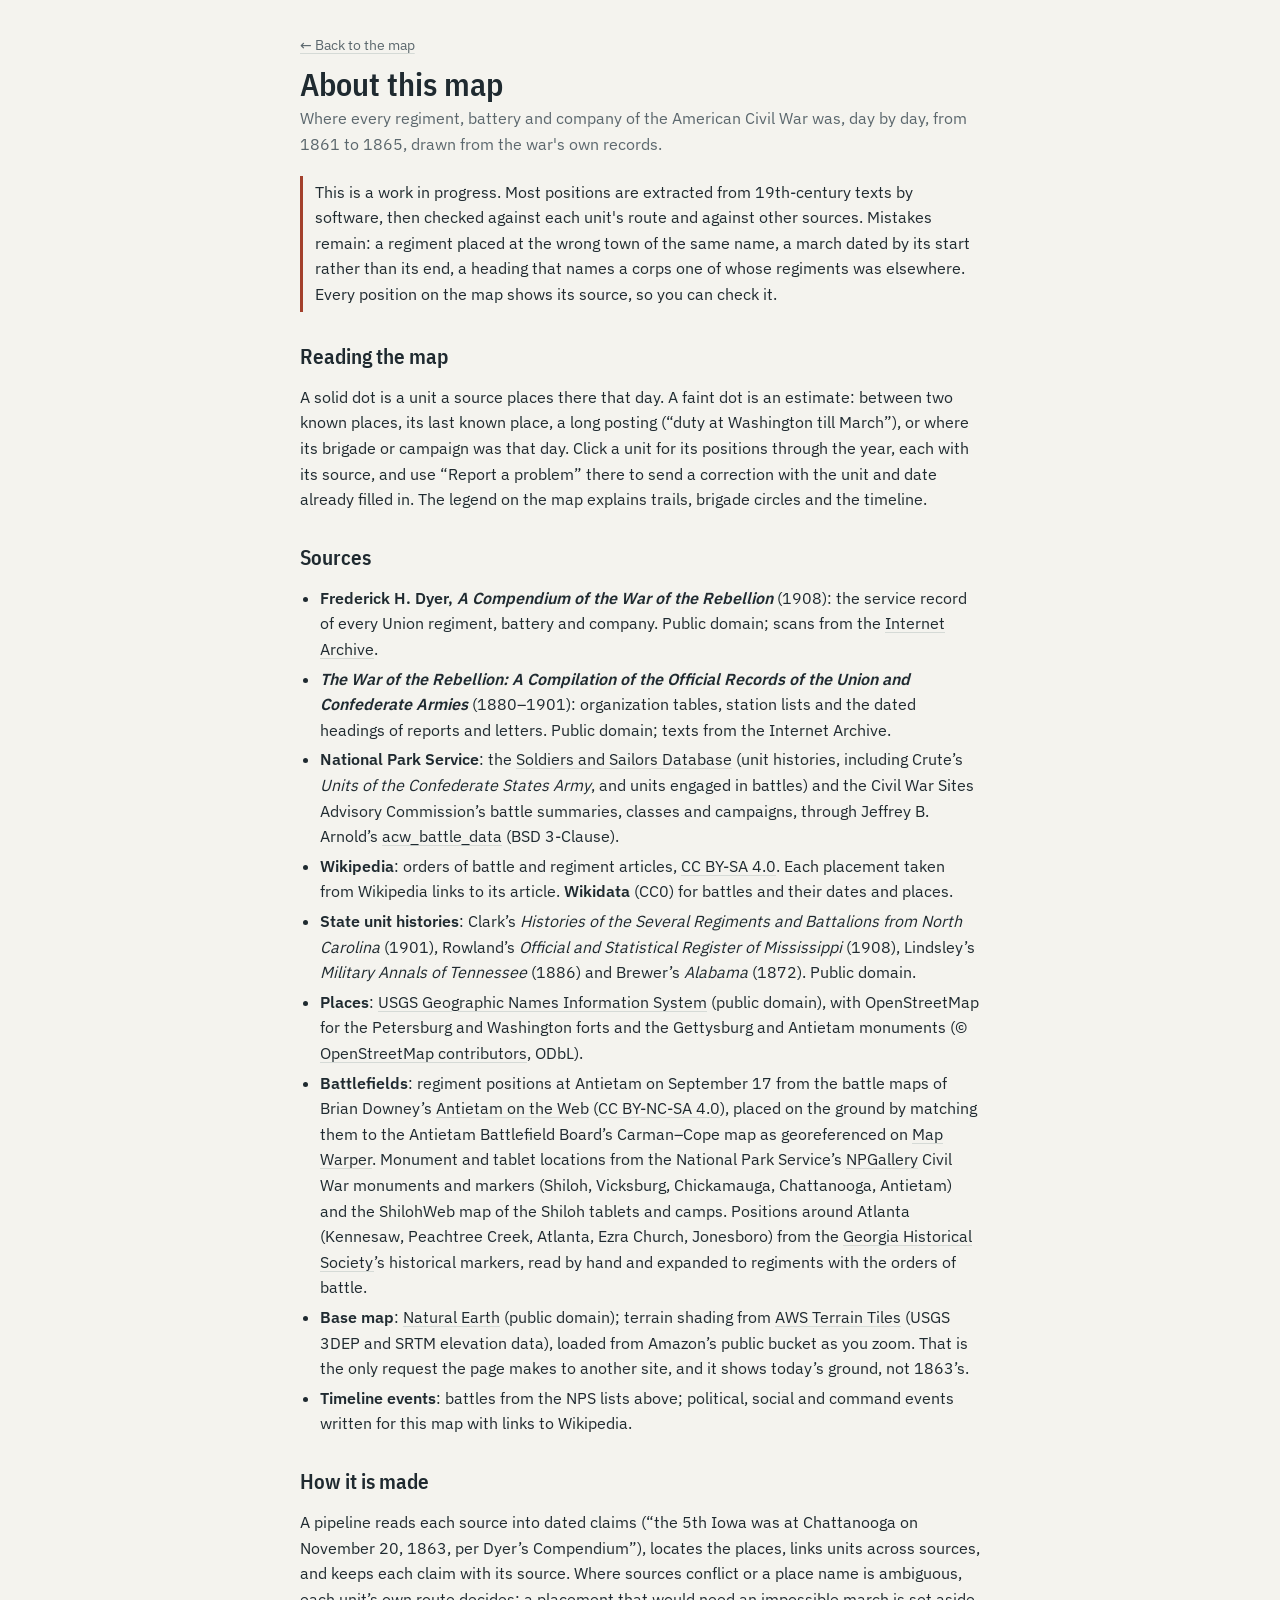
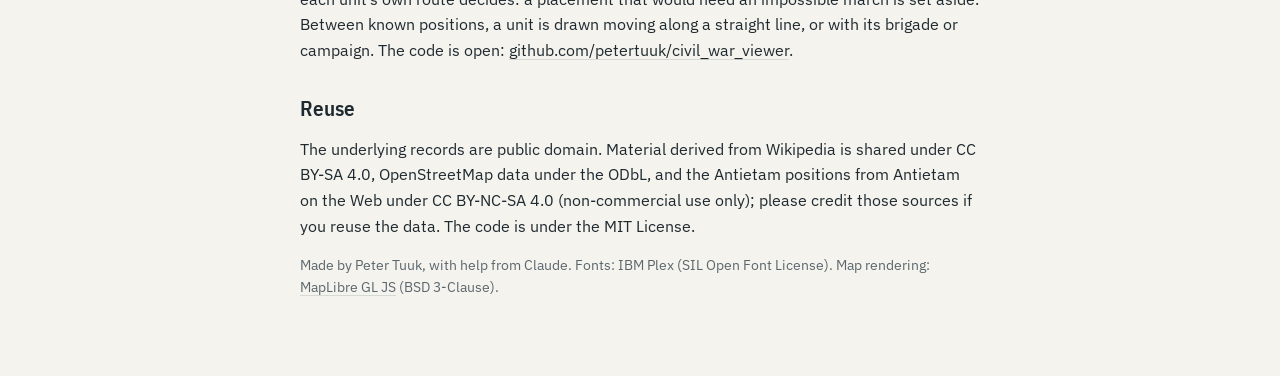
<file: about.html>
<!DOCTYPE html>
<html lang="en">
<head>
<meta charset="utf-8">
<meta name="viewport" content="width=device-width, initial-scale=1">
<title>About · Civil War, Day by Day</title>
<meta name="description" content="How the Civil War, Day by Day map is made: its sources, methods and limits.">
<link rel="icon" href="favicon.svg" type="image/svg+xml">
<link rel="stylesheet" href="fonts/fonts.css">
<style>
:root { --ink: #1f2a30; --muted: #5b676d; --line: #d5dad6; --land: #f4f3ee; --union: #2c5d9b; --conf: #a3402c;
  --display: "IBM Plex Sans Condensed", "Arial Narrow", sans-serif; --body: "IBM Plex Sans", system-ui, sans-serif; }
@media (prefers-color-scheme: dark) { :root { --ink: #e6e9e4; --muted: #a3ada8; --line: #3a4448; --land: #151b1d; --union: #6f9ee0; --conf: #e07a5f; color-scheme: dark; } }
body { margin: 0; background: var(--land); color: var(--ink); font: 16px/1.6 var(--body); }
main { max-width: 680px; margin: 0 auto; padding: 32px 20px 64px; }
h1 { font: 600 32px/1.15 var(--display); margin: 8px 0 4px; }
h2 { font: 600 21px/1.2 var(--display); margin: 32px 0 6px; }
.lede { color: var(--muted); margin: 0 0 8px; }
a { color: inherit; text-decoration-color: var(--line); text-underline-offset: 3px; }
a:hover { text-decoration-color: currentColor; }
.back { font-size: 14px; color: var(--muted); }
ul { padding-left: 20px; } li { margin: 4px 0; }
.note { border-left: 3px solid var(--conf); padding: 4px 0 4px 12px; margin: 18px 0; }
small, .small { font-size: 13.5px; color: var(--muted); }
</style>
</head>
<body>
<main>
  <a class="back" href="./">← Back to the map</a>
  <h1>About this map</h1>
  <p class="lede">Where every regiment, battery and company of the American Civil War was, day by day, from 1861 to 1865, drawn from the war's own records.</p>

  <div class="note">This is a work in progress. Most positions are extracted from 19th-century texts by software, then checked against each unit's route and against other sources. Mistakes remain: a regiment placed at the wrong town of the same name, a march dated by its start rather than its end, a heading that names a corps one of whose regiments was elsewhere. Every position on the map shows its source, so you can check it.</div>

  <h2>Reading the map</h2>
  <p>A solid dot is a unit a source places there that day. A faint dot is an estimate: between two known places, its last known place, a long posting (“duty at Washington till March”), or where its brigade or campaign was that day. Click a unit for its positions through the year, each with its source, and use “Report a problem” there to send a correction with the unit and date already filled in. The legend on the map explains trails, brigade circles and the timeline.</p>

  <h2>Sources</h2>
  <ul>
    <li><b>Frederick H. Dyer, <i>A Compendium of the War of the Rebellion</i></b> (1908): the service record of every Union regiment, battery and company. Public domain; scans from the <a href="https://archive.org/">Internet Archive</a>.</li>
    <li><b><i>The War of the Rebellion: A Compilation of the Official Records of the Union and Confederate Armies</i></b> (1880–1901): organization tables, station lists and the dated headings of reports and letters. Public domain; texts from the Internet Archive.</li>
    <li><b>National Park Service</b>: the <a href="https://www.nps.gov/civilwar/soldiers-and-sailors-database.htm">Soldiers and Sailors Database</a> (unit histories, including Crute’s <i>Units of the Confederate States Army</i>, and units engaged in battles) and the Civil War Sites Advisory Commission’s battle summaries, classes and campaigns, through Jeffrey B. Arnold’s <a href="https://github.com/jrnold/acw_battle_data">acw_battle_data</a> (BSD 3-Clause).</li>
    <li><b>Wikipedia</b>: orders of battle and regiment articles, <a href="https://creativecommons.org/licenses/by-sa/4.0/">CC BY-SA 4.0</a>. Each placement taken from Wikipedia links to its article. <b>Wikidata</b> (CC0) for battles and their dates and places.</li>
    <li><b>State unit histories</b>: Clark’s <i>Histories of the Several Regiments and Battalions from North Carolina</i> (1901), Rowland’s <i>Official and Statistical Register of Mississippi</i> (1908), Lindsley’s <i>Military Annals of Tennessee</i> (1886) and Brewer’s <i>Alabama</i> (1872). Public domain.</li>
    <li><b>Places</b>: <a href="https://www.usgs.gov/tools/geographic-names-information-system-gnis">USGS Geographic Names Information System</a> (public domain), with OpenStreetMap for the Petersburg and Washington forts and the Gettysburg and Antietam monuments (© <a href="https://www.openstreetmap.org/copyright">OpenStreetMap contributors</a>, ODbL).</li>
    <li><b>Battlefields</b>: regiment positions at Antietam on September 17 from the battle maps of Brian Downey’s <a href="https://antietam.aotw.org/">Antietam on the Web</a> (<a href="https://creativecommons.org/licenses/by-nc-sa/4.0/">CC BY-NC-SA 4.0</a>), placed on the ground by matching them to the Antietam Battlefield Board’s Carman–Cope map as georeferenced on <a href="https://mapwarper.net/">Map Warper</a>. Monument and tablet locations from the National Park Service’s <a href="https://npgallery.nps.gov/">NPGallery</a> Civil War monuments and markers (Shiloh, Vicksburg, Chickamauga, Chattanooga, Antietam) and the ShilohWeb map of the Shiloh tablets and camps. Positions around Atlanta (Kennesaw, Peachtree Creek, Atlanta, Ezra Church, Jonesboro) from the <a href="https://www.georgiahistory.com/">Georgia Historical Society</a>’s historical markers, read by hand and expanded to regiments with the orders of battle.</li>
    <li><b>Base map</b>: <a href="https://www.naturalearthdata.com/">Natural Earth</a> (public domain); terrain shading from <a href="https://registry.opendata.aws/terrain-tiles/">AWS Terrain Tiles</a> (USGS 3DEP and SRTM elevation data), loaded from Amazon’s public bucket as you zoom. That is the only request the page makes to another site, and it shows today’s ground, not 1863’s.</li>
    <li><b>Timeline events</b>: battles from the NPS lists above; political, social and command events written for this map with links to Wikipedia.</li>
  </ul>

  <h2>How it is made</h2>
  <p>A pipeline reads each source into dated claims (“the 5th Iowa was at Chattanooga on November 20, 1863, per Dyer’s Compendium”), locates the places, links units across sources, and keeps each claim with its source. Where sources conflict or a place name is ambiguous, each unit’s own route decides: a placement that would need an impossible march is set aside. Between known positions, a unit is drawn moving along a straight line, or with its brigade or campaign. The code is open: <a href="https://github.com/petertuuk/civil_war_viewer">github.com/petertuuk/civil_war_viewer</a>.</p>

  <h2>Reuse</h2>
  <p>The underlying records are public domain. Material derived from Wikipedia is shared under CC BY-SA 4.0, OpenStreetMap data under the ODbL, and the Antietam positions from Antietam on the Web under CC BY-NC-SA 4.0 (non-commercial use only); please credit those sources if you reuse the data. The code is under the MIT License.</p>

  <p class="small">Made by Peter Tuuk, with help from Claude. Fonts: IBM Plex (SIL Open Font License). Map rendering: <a href="https://maplibre.org/">MapLibre GL JS</a> (BSD 3-Clause).</p>
</main>
</body>
</html>
</file>
<file: fonts/fonts.css>
/* IBM Plex (SIL Open Font License 1.1, see OFL.txt), latin and latin-ext subsets, from @fontsource */
@font-face { font-family: "IBM Plex Sans"; font-style: normal; font-weight: 400; font-display: swap; src: url(ibm-plex-sans-latin-400-normal.woff2) format("woff2"); unicode-range: U+0000-00FF,U+0131,U+0152-0153,U+02BB-02BC,U+02C6,U+02DA,U+02DC,U+0304,U+0308,U+0329,U+2000-206F,U+20AC,U+2122,U+2191,U+2193,U+2212,U+2215,U+FEFF,U+FFFD; }
@font-face { font-family: "IBM Plex Sans"; font-style: normal; font-weight: 400; font-display: swap; src: url(ibm-plex-sans-latin-ext-400-normal.woff2) format("woff2"); unicode-range: U+0100-02BA,U+02BD-02C5,U+02C7-02CC,U+02CE-02D7,U+02DD-02FF,U+0304,U+0308,U+0329,U+1D00-1DBF,U+1E00-1E9F,U+1EF2-1EFF,U+2020,U+20A0-20AB,U+20AD-20C0,U+2113,U+2C60-2C7F,U+A720-A7FF; }
@font-face { font-family: "IBM Plex Sans"; font-style: normal; font-weight: 500; font-display: swap; src: url(ibm-plex-sans-latin-500-normal.woff2) format("woff2"); unicode-range: U+0000-00FF,U+0131,U+0152-0153,U+02BB-02BC,U+02C6,U+02DA,U+02DC,U+0304,U+0308,U+0329,U+2000-206F,U+20AC,U+2122,U+2191,U+2193,U+2212,U+2215,U+FEFF,U+FFFD; }
@font-face { font-family: "IBM Plex Sans"; font-style: normal; font-weight: 500; font-display: swap; src: url(ibm-plex-sans-latin-ext-500-normal.woff2) format("woff2"); unicode-range: U+0100-02BA,U+02BD-02C5,U+02C7-02CC,U+02CE-02D7,U+02DD-02FF,U+0304,U+0308,U+0329,U+1D00-1DBF,U+1E00-1E9F,U+1EF2-1EFF,U+2020,U+20A0-20AB,U+20AD-20C0,U+2113,U+2C60-2C7F,U+A720-A7FF; }
@font-face { font-family: "IBM Plex Sans"; font-style: normal; font-weight: 600; font-display: swap; src: url(ibm-plex-sans-latin-600-normal.woff2) format("woff2"); unicode-range: U+0000-00FF,U+0131,U+0152-0153,U+02BB-02BC,U+02C6,U+02DA,U+02DC,U+0304,U+0308,U+0329,U+2000-206F,U+20AC,U+2122,U+2191,U+2193,U+2212,U+2215,U+FEFF,U+FFFD; }
@font-face { font-family: "IBM Plex Sans"; font-style: normal; font-weight: 600; font-display: swap; src: url(ibm-plex-sans-latin-ext-600-normal.woff2) format("woff2"); unicode-range: U+0100-02BA,U+02BD-02C5,U+02C7-02CC,U+02CE-02D7,U+02DD-02FF,U+0304,U+0308,U+0329,U+1D00-1DBF,U+1E00-1E9F,U+1EF2-1EFF,U+2020,U+20A0-20AB,U+20AD-20C0,U+2113,U+2C60-2C7F,U+A720-A7FF; }
@font-face { font-family: "IBM Plex Sans Condensed"; font-style: normal; font-weight: 500; font-display: swap; src: url(ibm-plex-sans-condensed-latin-500-normal.woff2) format("woff2"); unicode-range: U+0000-00FF,U+0131,U+0152-0153,U+02BB-02BC,U+02C6,U+02DA,U+02DC,U+0304,U+0308,U+0329,U+2000-206F,U+20AC,U+2122,U+2191,U+2193,U+2212,U+2215,U+FEFF,U+FFFD; }
@font-face { font-family: "IBM Plex Sans Condensed"; font-style: normal; font-weight: 500; font-display: swap; src: url(ibm-plex-sans-condensed-latin-ext-500-normal.woff2) format("woff2"); unicode-range: U+0100-02BA,U+02BD-02C5,U+02C7-02CC,U+02CE-02D7,U+02DD-02FF,U+0304,U+0308,U+0329,U+1D00-1DBF,U+1E00-1E9F,U+1EF2-1EFF,U+2020,U+20A0-20AB,U+20AD-20C0,U+2113,U+2C60-2C7F,U+A720-A7FF; }
@font-face { font-family: "IBM Plex Sans Condensed"; font-style: normal; font-weight: 600; font-display: swap; src: url(ibm-plex-sans-condensed-latin-600-normal.woff2) format("woff2"); unicode-range: U+0000-00FF,U+0131,U+0152-0153,U+02BB-02BC,U+02C6,U+02DA,U+02DC,U+0304,U+0308,U+0329,U+2000-206F,U+20AC,U+2122,U+2191,U+2193,U+2212,U+2215,U+FEFF,U+FFFD; }
@font-face { font-family: "IBM Plex Sans Condensed"; font-style: normal; font-weight: 600; font-display: swap; src: url(ibm-plex-sans-condensed-latin-ext-600-normal.woff2) format("woff2"); unicode-range: U+0100-02BA,U+02BD-02C5,U+02C7-02CC,U+02CE-02D7,U+02DD-02FF,U+0304,U+0308,U+0329,U+1D00-1DBF,U+1E00-1E9F,U+1EF2-1EFF,U+2020,U+20A0-20AB,U+20AD-20C0,U+2113,U+2C60-2C7F,U+A720-A7FF; }
@font-face { font-family: "IBM Plex Mono"; font-style: normal; font-weight: 400; font-display: swap; src: url(ibm-plex-mono-latin-400-normal.woff2) format("woff2"); unicode-range: U+0000-00FF,U+0131,U+0152-0153,U+02BB-02BC,U+02C6,U+02DA,U+02DC,U+0304,U+0308,U+0329,U+2000-206F,U+20AC,U+2122,U+2191,U+2193,U+2212,U+2215,U+FEFF,U+FFFD; }
@font-face { font-family: "IBM Plex Mono"; font-style: normal; font-weight: 400; font-display: swap; src: url(ibm-plex-mono-latin-ext-400-normal.woff2) format("woff2"); unicode-range: U+0100-02BA,U+02BD-02C5,U+02C7-02CC,U+02CE-02D7,U+02DD-02FF,U+0304,U+0308,U+0329,U+1D00-1DBF,U+1E00-1E9F,U+1EF2-1EFF,U+2020,U+20A0-20AB,U+20AD-20C0,U+2113,U+2C60-2C7F,U+A720-A7FF; }
@font-face { font-family: "IBM Plex Mono"; font-style: normal; font-weight: 500; font-display: swap; src: url(ibm-plex-mono-latin-500-normal.woff2) format("woff2"); unicode-range: U+0000-00FF,U+0131,U+0152-0153,U+02BB-02BC,U+02C6,U+02DA,U+02DC,U+0304,U+0308,U+0329,U+2000-206F,U+20AC,U+2122,U+2191,U+2193,U+2212,U+2215,U+FEFF,U+FFFD; }
@font-face { font-family: "IBM Plex Mono"; font-style: normal; font-weight: 500; font-display: swap; src: url(ibm-plex-mono-latin-ext-500-normal.woff2) format("woff2"); unicode-range: U+0100-02BA,U+02BD-02C5,U+02C7-02CC,U+02CE-02D7,U+02DD-02FF,U+0304,U+0308,U+0329,U+1D00-1DBF,U+1E00-1E9F,U+1EF2-1EFF,U+2020,U+20A0-20AB,U+20AD-20C0,U+2113,U+2C60-2C7F,U+A720-A7FF; }
</file>
